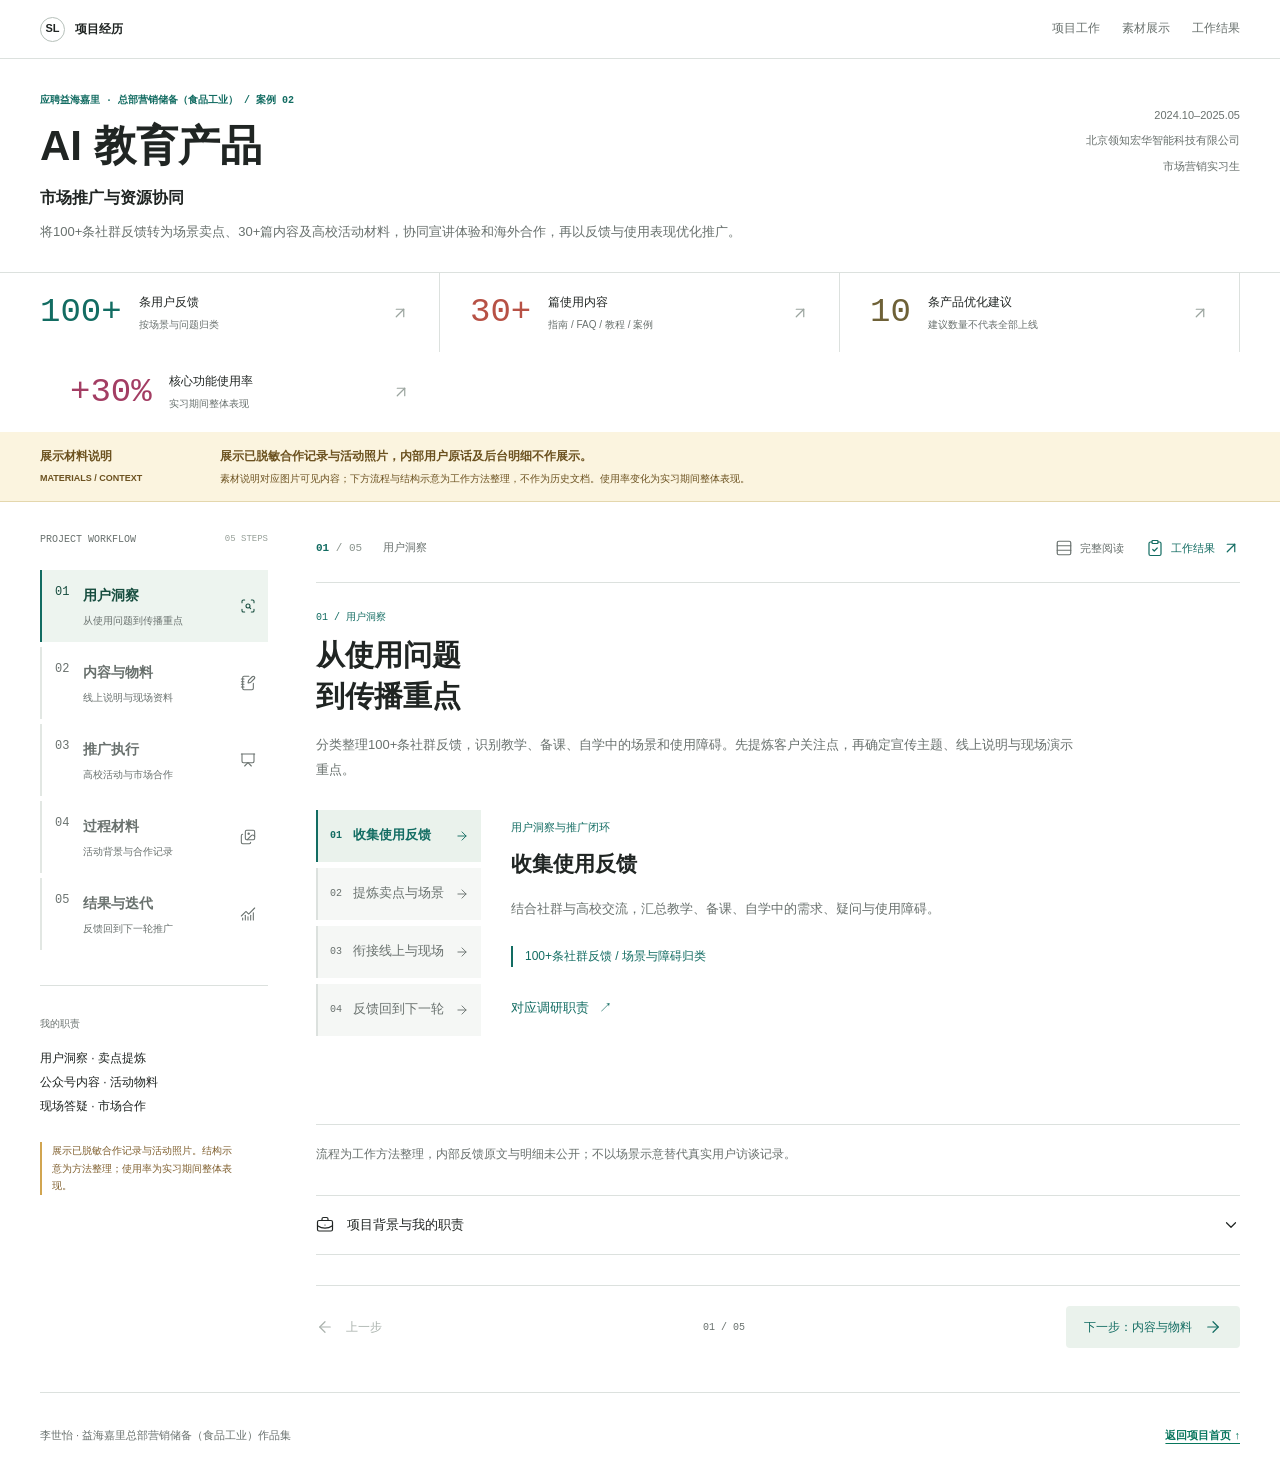
<file: docs/projects/ai-education-partnership/case_study.html>
<!doctype html>
<html lang="zh-CN">
<head>
  <meta charset="UTF-8">
  <meta name="viewport" content="width=device-width, initial-scale=1">
  <meta name="description" content="李世怡应聘益海嘉里总部营销储备（食品工业）：AI教育产品市场推广项目，将100+条社群反馈转为场景卖点、30+篇内容与活动材料，协同高校宣讲及东南亚合作，结合反馈和使用表现迭代推广。">
  <title>AI 教育产品市场推广与资源协同 | Shiyi Li</title>
  <style>
    :root {
      --ink: #202e2a; --forest: #163c32; --green: #08765d; --blue: #245bd0;
      --pink: #b23768; --gold: #996014; --yellow: #ffe083; --muted: #5c6c66;
      --line: #d8e1dc; --soft: #f3f6f4; --paper: #fff;
    }
    * { box-sizing: border-box; }
    html { scroll-behavior: smooth; scroll-padding-top: 88px; }
    body { margin: 0; color: var(--ink); background: var(--paper); font: 16px/1.75 Inter, -apple-system, BlinkMacSystemFont, "Segoe UI", "PingFang SC", "Microsoft YaHei", sans-serif; letter-spacing: 0; }
    h1, h2, h3, h4, p, figure { margin: 0; }
    h1, h2, h3, h4 { line-height: 1.4; letter-spacing: 0; text-wrap: balance; }
    p { overflow-wrap: anywhere; }
    a { color: inherit; text-underline-offset: 4px; }
    img { display: block; max-width: 100%; height: auto; }
    button { font: inherit; cursor: pointer; touch-action: manipulation; }
    button, a { -webkit-tap-highlight-color: transparent; }
    [hidden] { display: none !important; }
    :focus-visible { outline: 3px solid var(--pink); outline-offset: 5px; }
    .mono { font-family: "SFMono-Regular", Consolas, monospace; font-variant-numeric: tabular-nums; }
    .wrap { width: min(1180px, calc(100% - 64px)); margin-inline: auto; }
    .skip-link { position: fixed; z-index: 100; top: 8px; left: 12px; transform: translateY(-150%); padding: 8px 12px; background: #fff; }
    .skip-link:focus { transform: none; }
    .topbar { position: sticky; top: 0; z-index: 30; min-height: 64px; display: flex; align-items: center; justify-content: space-between; gap: 24px; padding: 0 max(32px, calc((100% - 1180px) / 2)); background: #163c32fa; color: #fff; border-bottom: 1px solid #ffffff26; }
    .brand { display: inline-flex; align-items: center; gap: 10px; text-decoration: none; font-size: 13px; font-weight: 700; white-space: nowrap; }
    .brand-mark { display: grid; place-items: center; width: 28px; height: 28px; border: 1px solid #ffffff80; border-radius: 50%; font-size: 11px; }
    .topnav { display: flex; gap: 22px; overflow: auto; scrollbar-width: none; }
    .topnav::-webkit-scrollbar { display: none; }
    .topnav a { display: inline-flex; align-items: center; flex-shrink: 0; min-height: 44px; color: #d1e2da; font-size: 12px; text-decoration: none; border-bottom: 2px solid transparent; }
    .topnav a:hover, .topnav a[aria-current="location"] { color: #fff; border-bottom-color: var(--yellow); }
    .topnav .privacy-link { color: var(--yellow); font-weight: 750; }
    .hero { position: relative; isolation: isolate; color: #fff; background: var(--forest); }
    .hero::before { content: ""; position: absolute; inset: 0; z-index: -1; background: linear-gradient(90deg, #102b24fa 0%, #102b24ec 43%, #102b2460 75%, #102b2438 100%), url("../../works/covers/ai-partnership.jpg") center / cover no-repeat; }
    .hero-inner { padding-block: 64px 54px; }
    .eyebrow { color: #ffdf8a; font-size: 11px; font-weight: 750; margin-bottom: 22px; }
    h1 { max-width: 790px; font-size: 56px; font-weight: 850; line-height: 1.22; }
    .hero-copy { max-width: 630px; margin-top: 25px; color: #e2eee7; font-size: 17px; line-height: 1.9; }
    .hero-meta { display: flex; flex-wrap: wrap; gap: 8px 24px; margin-top: 30px; color: #e0e9e3; font-size: 12px; }
    .hero-meta span { padding-left: 10px; border-left: 2px solid #ffdf8a; }
    .hero-foot { display: flex; justify-content: space-between; align-items: center; gap: 24px; margin-top: 38px; padding-top: 20px; border-top: 1px solid #ffffff40; }
    .hero-foot p { color: #d1e2da; font-size: 12px; }
    .hero-foot a { display: inline-flex; gap: 18px; align-items: center; min-height: 44px; color: #ffdf8a; font-size: 13px; font-weight: 700; text-decoration: none; }
    .confidential { background: var(--yellow); color: #362807; border-bottom: 1px solid #d9b759; scroll-margin-top: 0; }
    .confidential-inner { display: grid; grid-template-columns: 220px 1fr; gap: 40px; padding-block: 25px; align-items: center; }
    .confidential-label { display: block; font-size: 19px; line-height: 1.4; }
    .confidential-label small { display: block; margin-top: 7px; font-size: 10px; font-weight: 650; }
    .confidential-copy strong { display: block; font-size: 16px; }
    .confidential-copy p { margin-top: 5px; font-size: 12px; }
    .band { border-bottom: 1px solid var(--line); }
    .band.soft { background: var(--soft); }
    .section { padding-block: 76px; scroll-margin-top: 16px; }
    .section-head { display: grid; grid-template-columns: minmax(0, .85fr) minmax(0, 1.15fr); align-items: start; gap: 70px; margin-bottom: 36px; }
    .index { margin-bottom: 12px; color: var(--green); font-size: 11px; font-weight: 750; }
    h2 { font-size: 36px; font-weight: 800; }
    h3 { font-size: 21px; }
    .section-intro { padding-top: 3px; font-size: 15px; color: var(--muted); line-height: 1.95; }
    .section-intro p + p { margin-top: 12px; }
    .work-grid { display: grid; grid-template-columns: repeat(4, minmax(0, 1fr)); gap: 26px; }
    .work-item { --accent: var(--green); padding-top: 24px; border-top: 3px solid var(--accent); }
    .work-item:nth-child(2) { --accent: var(--blue); }
    .work-item:nth-child(3) { --accent: var(--pink); }
    .work-item:nth-child(4) { --accent: var(--gold); }
    .work-number { display: block; color: var(--accent); font: 42px/1.1 "SFMono-Regular", Consolas, monospace; margin-bottom: 19px; }
    .work-item p { margin-top: 12px; font-size: 13px; color: var(--muted); }
    .timeline { display: grid; grid-template-columns: repeat(4, minmax(0, 1fr)); gap: 22px; padding: 0; margin: 0; list-style: none; }
    .stage { --accent: var(--green); position: relative; min-width: 0; padding-top: 29px; }
    .stage:nth-child(2) { --accent: var(--blue); }
    .stage:nth-child(3) { --accent: var(--pink); }
    .stage:nth-child(4) { --accent: var(--gold); }
    .stage::before { content: ""; position: absolute; top: 0; left: 0; right: -22px; height: 3px; background: var(--accent); }
    .stage:last-child::before { right: 0; }
    .stage:not(:last-child)::after { content: "→"; position: absolute; top: -18px; right: -18px; color: var(--accent); background: var(--soft); font-size: 23px; padding-inline: 4px; }
    .stage-top { display: flex; align-items: center; justify-content: space-between; gap: 14px; color: var(--accent); }
    .stage-top strong { font: 48px/1 "SFMono-Regular", Consolas, monospace; }
    .stage-top span { font-size: 10px; font-weight: 750; }
    .stage h3 { font-size: 20px; margin-top: 22px; min-height: 57px; }
    .stage p { min-height: 80px; margin-top: 12px; color: var(--muted); font-size: 13px; }
    .stage-output { min-height: 88px; padding-block: 17px; margin-top: 16px; border-top: 1px solid var(--line); }
    .stage-output small { display: block; font-size: 10px; color: var(--muted); margin-bottom: 5px; }
    .stage-output strong { display: block; font-size: 12px; font-weight: 650; }
    .stage a { display: inline-flex; min-height: 44px; align-items: center; gap: 14px; font-size: 12px; color: var(--accent); text-decoration: none; border-bottom: 1px solid currentColor; }
    .stage a:hover { background: #e5ece8; }
    .collaboration-map { display: grid; grid-template-columns: minmax(0, .8fr) minmax(0, 1fr) minmax(0, 1.25fr); gap: 62px; align-items: center; padding-block: 24px; }
    .partner { position: relative; border-block: 2px solid var(--blue); padding-block: 27px; }
    .map-label { display: block; color: var(--blue); font-size: 10px; font-weight: 750; margin-bottom: 14px; }
    .partner h3 { font-size: 24px; }
    .partner p { color: var(--muted); font-size: 13px; margin-top: 12px; }
    .partner::after { content: "⇄"; position: absolute; right: -46px; top: 50%; transform: translateY(-50%); color: var(--green); font-size: 25px; }
    .my-role { position: relative; padding: 30px 26px; background: var(--forest); color: #fff; border-radius: 4px; }
    .my-role .map-label { color: #a7e6c8; }
    .my-role h3 { font-size: 25px; line-height: 1.5; }
    .my-role ul { list-style: none; margin: 22px 0 0; padding: 0; color: #d8e9df; font-size: 13px; }
    .my-role li { padding-block: 8px; border-top: 1px solid #ffffff2b; }
    .my-role::after { content: ""; position: absolute; width: 31px; height: 1px; right: -31px; top: 50%; background: #95aea0; }
    .teams { display: grid; gap: 12px; position: relative; }
    .teams::before { content: ""; position: absolute; left: -32px; top: 47px; bottom: 47px; border-left: 1px solid #95aea0; }
    .team { --accent: var(--blue); position: relative; display: grid; grid-template-columns: 35px 1fr; gap: 12px; min-height: 94px; align-items: center; padding: 15px 18px; background: var(--soft); border-left: 3px solid var(--accent); }
    .team:nth-child(2) { --accent: var(--green); }
    .team:nth-child(3) { --accent: var(--pink); }
    .team:nth-child(4) { --accent: var(--gold); }
    .team::before { content: ""; position: absolute; left: -32px; width: 29px; top: 50%; height: 1px; background: #95aea0; }
    .team > span { color: var(--accent); font-size: 12px; }
    .team h4 { font-size: 15px; }
    .team p { color: var(--muted); font-size: 12px; margin-top: 4px; }
    .map-note { margin-top: 22px; padding-top: 19px; border-top: 1px solid var(--line); color: var(--muted); font-size: 12px; }
    .followup-table { border-top: 2px solid var(--ink); }
    .followup-row { display: grid; grid-template-columns: .65fr 1.2fr 1.15fr; gap: 36px; align-items: baseline; padding: 23px 0; border-bottom: 1px solid var(--line); }
    .followup-row.header { padding-block: 12px; font-size: 11px; color: var(--muted); }
    .followup-row h3 { font-size: 16px; }
    .followup-row h3 span { font-size: 11px; color: var(--green); margin-right: 10px; }
    .followup-row p { font-size: 13px; color: var(--muted); }
    .followup-row p:last-child { color: var(--ink); }
    .followup-label { display: none; }
    .records { display: grid; grid-template-columns: repeat(3, minmax(0, 1fr)); gap: 30px; margin-top: 32px; }
    .record { padding-top: 16px; border-top: 3px solid var(--green); }
    .record:nth-child(2) { border-top-color: var(--blue); }
    .record:nth-child(3) { border-top-color: var(--pink); }
    .record h4 { font-size: 15px; }
    .record p { margin-top: 7px; font-size: 12px; color: var(--muted); }
    .evidence-notice { display: flex; align-items: baseline; gap: 24px; padding: 17px 22px; margin-bottom: 32px; color: #362807; background: var(--yellow); border-left: 4px solid #ae790b; }
    .evidence-notice strong { flex-shrink: 0; font-size: 14px; }
    .evidence-notice p { font-size: 12px; }
    .evidence-grid { display: grid; grid-template-columns: repeat(6, minmax(0, 1fr)); gap: 38px 26px; }
    .evidence { grid-column: span 2; min-width: 0; scroll-margin-top: 108px; }
    .evidence:nth-child(-n+2) { grid-column: span 3; }
    .evidence:target { outline: 3px solid var(--green); outline-offset: 10px; }
    .evidence-heading { display: flex; align-items: baseline; justify-content: space-between; gap: 12px; padding-bottom: 12px; }
    .evidence-heading span { font-size: 12px; color: var(--green); font-weight: 750; }
    .evidence-heading time { font-size: 11px; color: var(--muted); }
    .evidence-frame { display: block; position: relative; aspect-ratio: 4 / 3; overflow: hidden; background: #eef0ef; border: 1px solid var(--line); cursor: zoom-in; }
    .evidence:nth-child(-n+2) .evidence-frame { aspect-ratio: 1.9 / 1; }
    .evidence-frame img { width: 100%; height: 100%; object-fit: contain; }
    .evidence-frame:hover { outline: 3px solid var(--green); outline-offset: -3px; }
    .evidence figcaption { margin-top: 16px; padding-top: 15px; border-top: 1px solid var(--line); }
    .evidence figcaption strong { display: block; font-size: 16px; }
    .evidence figcaption p { font-size: 12px; color: var(--muted); margin-top: 7px; }
    .outcomes-band { color: #fff; background: var(--forest); }
    .outcomes-band .index { color: #a7e6c8; }
    .outcomes-band .section-intro { color: #d1e2d9; }
    .outcome-grid { display: grid; grid-template-columns: repeat(3, minmax(0, 1fr)); border-block: 1px solid #ffffff42; }
    .outcome { padding: 30px 28px; }
    .outcome:first-child { padding-left: 0; }
    .outcome + .outcome { border-left: 1px solid #ffffff42; }
    .outcome span { font-size: 10px; color: #ffdf8a; }
    .outcome h3 { font-size: 23px; margin-top: 26px; }
    .outcome p { font-size: 13px; margin-top: 12px; color: #d1e2d9; }
    .signing-evidence { width: min(820px, 100%); margin: 32px auto 0; }
    .signing-evidence .evidence-frame { aspect-ratio: 1188 / 573; border-color: #ffffff42; }
    .signing-evidence figcaption { padding-top: 14px; }
    .signing-evidence figcaption strong { font-size: 16px; }
    .signing-evidence figcaption p { margin-top: 4px; color: #d1e2d9; font-size: 13px; }
    .contribution { display: flex; gap: 26px; margin-top: 30px; align-items: baseline; }
    .contribution strong { flex-shrink: 0; color: #ffdf8a; font-size: 13px; }
    .contribution p { color: #d1e2d9; font-size: 13px; }
    .footer { padding-block: 26px; color: var(--muted); font-size: 11px; }
    .footer .wrap { display: flex; align-items: center; justify-content: space-between; gap: 20px; }
    .footer a { display: inline-flex; align-items: center; min-height: 44px; color: var(--green); font-weight: 700; }
    .lightbox { width: min(1320px, calc(100% - 40px)); max-width: none; height: min(920px, calc(100dvh - 40px)); max-height: none; margin: auto; padding: 0; border: 1px solid #ffffff4a; border-radius: 6px; background: #172a23; color: #fff; }
    .lightbox::backdrop { background: #081510e8; }
    .lightbox[open] { display: grid; grid-template-rows: auto auto minmax(0, 1fr) auto; }
    .lightbox-head { display: flex; align-items: center; justify-content: space-between; gap: 18px; padding: 12px 18px; }
    .lightbox-head h2 { font-size: 16px; }
    .icon-button { display: grid; place-items: center; width: 44px; height: 44px; flex-shrink: 0; padding: 0; border: 1px solid #ffffff55; border-radius: 4px; background: transparent; color: #fff; font-size: 25px; }
    .icon-button:hover:not(:disabled) { background: #ffffff20; }
    .icon-button:disabled { opacity: .3; cursor: default; }
    .lightbox-disclosure { padding: 8px 18px; color: #362807; background: var(--yellow); font-size: 12px; font-weight: 650; }
    .lightbox-visual { min-height: 0; display: grid; place-items: center; padding: 14px; }
    .lightbox-visual img { width: 100%; height: 100%; min-height: 0; object-fit: contain; }
    .lightbox-footer { display: grid; grid-template-columns: 44px minmax(0, 1fr) 44px; gap: 18px; align-items: center; padding: 12px 18px; border-top: 1px solid #ffffff30; }
    .lightbox-caption { min-width: 0; text-align: center; }
    .lightbox-caption p { color: #d1e2d9; font-size: 12px; }
    .lightbox-caption a { display: inline-flex; align-items: center; min-height: 32px; font-size: 11px; color: #ffdf8a; }
    @media (max-width: 1000px) {
      h1 { font-size: 48px; max-width: 720px; } h2 { font-size: 32px; }
      .topnav { gap: 16px; } .brand { font-size: 12px; }
      .section-head { gap: 36px; }
      .confidential-inner { grid-template-columns: 190px 1fr; gap: 26px; }
      .work-grid { gap: 22px; } .work-item h3 { font-size: 19px; }
      .timeline { gap: 18px; } .stage::before { right: -18px; }
      .stage h3 { font-size: 18px; min-height: 51px; } .stage p { min-height: 104px; }
      .collaboration-map { gap: 42px; } .partner::after { right: -34px; }
      .my-role { padding: 24px 20px; } .my-role h3 { font-size: 22px; }
      .my-role::after { right: -21px; width: 21px; } .teams::before { left: -22px; }
      .team { padding-inline: 14px; grid-template-columns: 24px 1fr; gap: 8px; }
      .team::before { width: 19px; left: -22px; }
      .evidence-grid { gap: 30px 22px; } .evidence { grid-column: span 3; }
      .outcome h3 { font-size: 21px; } .outcome { padding-inline: 20px; }
    }
    @media (max-width: 760px) {
      html { scroll-padding-top: 104px; }
      .wrap { width: calc(100% - 36px); }
      .topbar { flex-direction: column; align-items: stretch; gap: 0; padding: 12px 18px 0; }
      .brand { font-size: 12px; } .brand-mark { width: 24px; height: 24px; }
      .topnav { width: 100%; gap: 21px; } .topnav a { font-size: 11px; }
      .hero-inner { padding-block: 38px 28px; }
      .hero::before { background-image: linear-gradient(90deg, #102b24ef 0%, #102b24e0 50%, #102b2490 100%), url("../../works/covers/ai-partnership.jpg"); background-position: center, 62% center; }
      h1 { font-size: 34px; line-height: 1.3; }
      .eyebrow { font-size: 10px; margin-bottom: 16px; }
      .hero-copy { font-size: 14px; margin-top: 20px; }
      .hero-meta { margin-top: 20px; gap: 8px 18px; font-size: 10px; }
      .hero-foot { margin-top: 25px; padding-top: 12px; gap: 16px; }
      .hero-foot p { max-width: 190px; font-size: 10px; } .hero-foot a { font-size: 11px; gap: 8px; flex-shrink: 0; }
      .confidential-inner { grid-template-columns: 1fr; padding-block: 21px; gap: 12px; }
      .confidential-label { font-size: 18px; }
      .confidential-label small { display: none; }
      .confidential-copy strong { font-size: 14px; } .confidential-copy p { font-size: 11px; }
      .section { padding-block: 50px; }
      .section-head { grid-template-columns: 1fr; gap: 18px; margin-bottom: 28px; }
      .section-intro { font-size: 14px; } h2 { font-size: 29px; }
      .index { font-size: 10px; margin-bottom: 10px; }
      .work-grid { grid-template-columns: repeat(2, minmax(0, 1fr)); gap: 28px 24px; }
      .work-item { padding-top: 17px; } .work-number { font-size: 33px; margin-bottom: 12px; }
      .work-item h3 { font-size: 19px; } .work-item p { font-size: 12px; margin-top: 8px; }
      .timeline { grid-template-columns: 1fr; gap: 0; }
      .stage { padding: 0 0 30px 63px; margin-left: 9px; border-left: 2px solid var(--accent); }
      .stage:last-child { padding-bottom: 0; }
      .stage::before { display: none; }
      .stage:not(:last-child)::after { content: "↓"; left: -11px; right: auto; top: auto; bottom: 5px; padding: 0; font-size: 22px; }
      .stage-top strong { position: absolute; left: 15px; top: 3px; font-size: 25px; }
      .stage-top span { font-size: 10px; }
      .stage h3 { margin-top: 7px; font-size: 20px; min-height: 0; }
      .stage p { min-height: 0; margin-top: 10px; font-size: 13px; }
      .stage-output { min-height: 0; padding-block: 12px 0; margin-top: 12px; }
      .stage a { margin-top: 8px; font-size: 11px; }
      .collaboration-map { grid-template-columns: 1fr; gap: 38px; padding: 0; }
      .partner { padding-block: 19px; } .partner h3 { font-size: 23px; }
      .map-label { margin-bottom: 10px; }
      .partner::after { content: "↕"; top: auto; bottom: -36px; left: 28px; right: auto; transform: none; }
      .my-role { padding: 24px; } .my-role h3 { font-size: 24px; }
      .my-role h3 br { display: none; }
      .my-role ul { display: flex; flex-wrap: wrap; gap: 8px 22px; margin-top: 15px; }
      .my-role li { font-size: 12px; }
      .my-role::after { top: 100%; right: auto; left: 40px; width: 1px; height: 38px; }
      .teams { margin-left: 62px; }
      .teams::before { top: 0; left: -22px; bottom: 47px; }
      .team { grid-template-columns: 25px 1fr; min-height: 94px; padding: 15px 13px; }
      .team h4 { font-size: 14px; } .team p { font-size: 11px; }
      .map-note { margin-top: 25px; font-size: 11px; }
      .followup-row { grid-template-columns: 1fr; gap: 10px; padding-block: 22px; }
      .followup-row.header { display: none; }
      .followup-row p { display: grid; grid-template-columns: 68px 1fr; gap: 15px; font-size: 12px; }
      .followup-label { display: inline; color: var(--muted); font-size: 11px; }
      .records { grid-template-columns: 1fr; gap: 20px; }
      .record { display: grid; grid-template-columns: 100px 1fr; gap: 18px; }
      .record h4 { font-size: 14px; } .record p { margin: 0; }
      .evidence-notice { display: block; padding: 15px 17px; margin-bottom: 27px; }
      .evidence-notice p { margin-top: 6px; font-size: 11px; }
      .evidence-grid { grid-template-columns: 1fr; gap: 30px; }
      .evidence, .evidence:nth-child(-n+2) { grid-column: auto; }
      .evidence-heading { padding-bottom: 9px; }
      .evidence figcaption { margin-top: 12px; padding-top: 12px; }
      .outcome-grid { grid-template-columns: 1fr; }
      .outcome, .outcome:first-child { padding: 23px 0; }
      .outcome + .outcome { border-left: 0; border-top: 1px solid #ffffff42; }
      .outcome h3 { margin-top: 10px; font-size: 23px; } .outcome p { margin-top: 8px; }
      .contribution { display: block; margin-top: 25px; } .contribution p { margin-top: 10px; font-size: 12px; }
      .footer .wrap { flex-direction: column; align-items: flex-start; gap: 5px; }
      .lightbox { width: calc(100% - 16px); height: calc(100dvh - 24px); }
      .lightbox-head { padding: 10px 12px; gap: 12px; } .lightbox-head h2 { font-size: 14px; }
      .lightbox-disclosure { padding: 8px 12px; font-size: 11px; }
      .lightbox-visual { padding: 8px; }
      .lightbox-footer { gap: 10px; padding: 12px; } .lightbox-caption p { font-size: 11px; }
    }
    @media (prefers-reduced-motion: reduce) { html { scroll-behavior: auto; } }
  </style>
  <link rel="stylesheet" href="../ai-news-dashboard/case-study-workspace.css">
  <link rel="stylesheet" href="../project-workspace.css">
  <link rel="stylesheet" href="../market-workspace.css">
</head>
<body>
  <a class="skip-link" href="#overview">跳至项目内容</a>
  <header class="topbar">
    <a class="brand" href="../../index.html" aria-label="返回作品集首页"><span class="brand-mark">SL</span><span>Shiyi Li · Marketing Trainee</span></a>
    <nav class="topnav" aria-label="页面导航">
      <a href="#journey">用户洞察</a><a href="#followup">内容与物料</a><a href="#collaboration">推广执行</a><a href="#evidence">过程材料</a><a href="#outcome">结果与迭代</a><a class="privacy-link" href="#confidential">材料说明</a>
    </nav>
  </header>
  <main>
    <section class="hero" aria-labelledby="project-title">
      <div class="wrap hero-inner">
        <p class="eyebrow">应聘益海嘉里 · 总部营销储备（食品工业） / PROJECT 01</p>
        <h1 id="project-title">AI 教育产品<br>市场推广与资源协同</h1>
        <p class="hero-copy">将100+条社群反馈转为场景卖点、30+篇内容及高校活动材料，协同宣讲体验和海外合作，再以反馈与使用表现优化推广。</p>
        <div class="hero-meta"><span>2024.10–2025.05</span><span>北京领知宏华智能科技有限公司</span><span>市场营销实习生</span></div>
        <div class="hero-foot"><p>用户洞察 / 产品传播 / 高校活动 / 市场合作</p><a href="#journey">查看推广闭环 <span aria-hidden="true">↓</span></a></div>
      </div>
    </section>
    <aside class="confidential" id="confidential" aria-labelledby="confidential-title">
      <div class="wrap confidential-inner">
        <strong class="confidential-label" id="confidential-title">展示材料说明<small>MATERIALS / CONTEXT</small></strong>
        <div class="confidential-copy"><strong>展示已脱敏合作记录与活动照片，内部用户原话及后台明细不作展示。</strong><p>素材说明对应图片可见内容；下方流程与结构示意为工作方法整理，不作为历史文档。使用率变化为实习期间整体表现。</p></div>
      </div>
    </aside>

    <div class="band">
      <section class="wrap section" id="overview" aria-labelledby="overview-title">
        <div class="section-head">
          <div><p class="index">01 / 背景与职责</p><h2 id="overview-title">先理解需求<br>再组织产品传播</h2></div>
          <div class="section-intro"><p>高校用户在教学、备课和自学中的需求不同，推广内容既要讲清产品价值，也要解决首次使用中的疑问。</p><p>我参与海内外高校需求调研，将社群反馈转为宣传主题、场景卖点和活动材料，协同产品、业务团队执行宣讲体验；东南亚合作侧重需求、分工及签署交接。</p></div>
        </div>
        <div class="work-grid">
          <article class="work-item"><span class="work-number">01</span><h3>市场调研与洞察</h3><p>分类整理100+条社群反馈，分析海内外高校教学、备课、自学需求，提炼客户关注点。</p></article>
          <article class="work-item"><span class="work-number">02</span><h3>产品传播与沟通</h3><p>从0到1搭建产品公众号，输出30+篇指南、功能教程及场景案例，沉淀介绍材料与FAQ。</p></article>
          <article class="work-item"><span class="work-number">03</span><h3>活动与物料执行</h3><p>参与高校宣讲和体验，联动产品、业务团队准备演示、教师案例及FAQ，跟进流程与答疑。</p></article>
          <article class="work-item"><span class="work-number">04</span><h3>市场合作与复盘</h3><p>参与东南亚合作需求与分工整理，跟进协议签署及交接；活动反馈形成10条产品优化建议。</p></article>
        </div>
      </section>
    </div>

    <div class="band soft">
      <section class="wrap section" id="journey" aria-labelledby="journey-title">
        <div class="section-head">
          <div><p class="index">02 / 用户洞察</p><h2 id="journey-title">从使用问题<br>到传播重点</h2></div>
          <p class="section-intro">分类整理100+条社群反馈，识别教学、备课、自学中的场景和使用障碍。先提炼客户关注点，再确定宣传主题、线上说明与现场演示重点。</p>
        </div>
        <ol class="timeline" aria-label="四阶段用户洞察与推广闭环">
          <li class="stage"><div class="stage-top"><strong>01</strong><span>LISTEN</span></div><h3>收集使用反馈</h3><p>结合社群与高校交流，汇总教学、备课、自学中的需求、疑问与使用障碍。</p><div class="stage-output"><small>已有工作</small><strong>100+条社群反馈 / 场景与障碍归类</strong></div><a href="#overview">对应调研职责 <span aria-hidden="true">↗</span></a></li>
          <li class="stage"><div class="stage-top"><strong>02</strong><span>DEFINE</span></div><h3>提炼卖点与场景</h3><p>将高频需求对应到产品能力，提炼场景卖点和客户关注点，为宣传主题及推广活动调整提供依据。</p><div class="stage-output"><small>方法整理</small><strong>用户任务 → 产品能力 → 场景表达</strong></div><a href="#followup">查看内容结构 <span aria-hidden="true">↗</span></a></li>
          <li class="stage"><div class="stage-top"><strong>03</strong><span>COMMUNICATE</span></div><h3>衔接线上与现场</h3><p>整理公众号指南、功能教程和场景案例，联动产品、业务团队准备演示、教师案例及FAQ，支持宣讲体验。</p><div class="stage-output"><small>已有产出</small><strong>30+篇内容 / 宣讲与体验材料</strong></div><a href="#collaboration">查看活动执行 <span aria-hidden="true">↗</span></a></li>
          <li class="stage"><div class="stage-top"><strong>04</strong><span>ITERATE</span></div><h3>反馈回到下一轮</h3><p>结合使用表现及现场问题，补充FAQ与案例，将产品问题提交相关团队，再调整后续推广重点。</p><div class="stage-output"><small>已有工作</small><strong>10条产品优化建议 / 后续高校试点</strong></div><a href="#outcome">查看结果与迭代 <span aria-hidden="true">↗</span></a></li>
        </ol>
        <p class="map-note">流程为工作方法整理，内部反馈原文与明细未公开；不以场景示意替代真实用户访谈记录。</p>
      </section>
    </div>

    <div class="band soft">
      <section class="wrap section" id="followup" aria-labelledby="followup-title">
        <div class="section-head">
          <div><p class="index">03 / 内容与物料</p><h2 id="followup-title">同一批需求<br>形成不同沟通材料</h2></div>
          <p class="section-intro">从0到1搭建产品公众号，累计输出30+篇使用指南、功能教程及场景案例。将功能转为场景卖点，沉淀可复用介绍材料与FAQ，并协同产品、业务团队准备活动资料。</p>
        </div>
        <div class="followup-table" role="table" aria-label="内容类型与我的工作">
          <div class="followup-row header" role="row"><span role="columnheader">内容类型</span><span role="columnheader">回应的用户需求</span><span role="columnheader">我的工作与结构</span></div>
          <div class="followup-row" role="row"><h3 role="rowheader"><span class="mono">01</span>产品介绍与指南</h3><p role="cell"><span class="followup-label">用户需求</span><span>初次接触产品，希望了解适用任务及如何开始使用。</span></p><p role="cell"><span class="followup-label">我的工作</span><span>提炼产品卖点，按照场景、入口和首次操作组织公众号说明；支持产品演示准备。</span></p></div>
          <div class="followup-row" role="row"><h3 role="rowheader"><span class="mono">02</span>功能教程</h3><p role="cell"><span class="followup-label">用户需求</span><span>已有具体任务，需要知道输入要求、关键步骤及结果查看方式。</span></p><p role="cell"><span class="followup-label">我的工作</span><span>将操作拆成可理解的步骤，协同核对产品信息，使线上教程与现场演示保持一致。</span></p></div>
          <div class="followup-row" role="row"><h3 role="rowheader"><span class="mono">03</span>FAQ 与现场答疑</h3><p role="cell"><span class="followup-label">用户需求</span><span>重复出现的使用疑问，需要可查阅、已确认的说明。</span></p><p role="cell"><span class="followup-label">我的工作</span><span>归类高频问题，准备FAQ；现场负责答疑，待确认问题记录后交由相关团队核查。</span></p></div>
          <div class="followup-row" role="row"><h3 role="rowheader"><span class="mono">04</span>场景案例与课程材料</h3><p role="cell"><span class="followup-label">用户需求</span><span>希望理解功能如何用于教学、备课或自学，而不仅是知道功能名称。</span></p><p role="cell"><span class="followup-label">我的工作</span><span>输出场景内容，协同准备教师案例与课程材料，以任务、操作及结果串起产品价值。</span></p></div>
        </div>
        <div class="records" aria-label="内容与资料衔接">
          <article class="record"><h4>线上持续查阅</h4><p>公众号提供指南、功能教程与场景案例，帮助用户理解产品价值与使用方式；常见问题整理为FAQ。</p></article>
          <article class="record"><h4>线下演示与体验</h4><p>演示材料、教师案例及FAQ支持高校宣讲体验，现场记录客户关注点与使用障碍。</p></article>
          <article class="record"><h4>反馈补充内容</h4><p>将可通过说明解决的问题补入资料，需要产品改进的事项提交团队跟进。</p></article>
        </div>
        <p class="map-note">30+篇为公众号使用指南、功能教程及场景案例的合计；介绍材料与FAQ作为可复用推广资料整理。</p>
      </section>
    </div>

    <div class="band">
      <section class="wrap section" id="collaboration" aria-labelledby="collaboration-title">
        <div class="section-head">
          <div><p class="index">04 / 推广活动与市场合作</p><h2 id="collaboration-title">让内容准备<br>衔接现场与合作执行</h2></div>
          <p class="section-intro">高校推广包括宣讲、体验和答疑，东南亚合作需要确认当地需求及双方分工。我将需求与安排同步至对应团队，支持活动执行和合作项目交接。</p>
        </div>
        <div class="collaboration-map" aria-label="高校及海外合作需求通过活动与合作协调，连接产品、业务、高校及海外合作团队">
          <article class="partner"><span class="map-label">USERS / PARTNERS</span><h3>高校与海外合作方</h3><p>使用场景与活动需求<br>当地推广与合作安排</p></article>
          <article class="my-role"><span class="map-label">MY CONTRIBUTION / 我的工作</span><h3>材料准备<br>与执行跟进</h3><ul><li>活动流程与现场答疑</li><li>需求、反馈与分工同步</li><li>协议签署与项目交接跟进</li></ul></article>
          <div class="teams">
            <article class="team"><span class="mono">01</span><div><h4>高校对接与活动安排</h4><p>确认宣讲体验需求及流程，协调演示准备，负责现场答疑并记录师生反馈。</p></div></article>
            <article class="team"><span class="mono">02</span><div><h4>产品团队与资料核对</h4><p>协同准备产品演示、FAQ、教师案例及课程材料，核对功能说明并同步使用问题。</p></div></article>
            <article class="team"><span class="mono">03</span><div><h4>业务团队与执行协作</h4><p>同步宣传材料、活动分工与执行安排，将现场问题和后续待办交由对应团队跟进。</p></div></article>
            <article class="team"><span class="mono">04</span><div><h4>东南亚合作与项目交接</h4><p>协助明确合作需求与双方分工，跟进协议签署及交接，同步后续待办。</p></div></article>
          </div>
        </div>
        <div class="records" aria-label="活动执行环节">
          <article class="record"><h4>会前：需求与材料</h4><p>对接高校需求，安排活动流程，协同确认演示内容及答疑资料。</p></article>
          <article class="record"><h4>现场：演示与答疑</h4><p>配合产品宣讲和体验，负责使用答疑，记录师生关注点及使用障碍。</p></article>
          <article class="record"><h4>会后：反馈与改进</h4><p>整理活动反馈，提出10条产品优化建议；结合使用表现补充内容，支持后续高校试点与推广。</p></article>
        </div>
        <p class="map-note">合作协议是确认分工并推进交接的一环；最终合作条件、产品部署与协议审批由对应负责人确认。</p>
      </section>
    </div>

    <div class="band">
      <section class="wrap section" id="evidence" aria-labelledby="evidence-title">
        <div class="section-head">
          <div><p class="index">05 / 过程材料</p><h2 id="evidence-title">高校活动与<br>合作推进材料</h2></div>
          <p class="section-intro">高校交流照片与五份已脱敏合作记录呈现活动场景和合作沟通过程；内容产量、优化建议及使用表现按实习期口径汇总。</p>
        </div>
        <aside class="evidence-notice" aria-label="过程材料说明"><strong>过程材料</strong><p>展示活动场景与协作环节，个人职责对应材料准备、流程答疑、合作跟进和交接支持。</p></aside>
        <figure class="evidence" style="margin-bottom:36px" id="education-event"><div class="evidence-heading"><span class="mono">FIELD / UNIVERSITY</span><span>高校交流活动</span></div><a class="evidence-frame" href="../../works/covers/education-pilot.png" target="_blank" rel="noopener" aria-label="查看高校交流活动图片" title="查看图片"><img src="../../works/covers/education-pilot.png" alt="高校交流活动图片" loading="lazy"></a><figcaption><strong>高校宣讲与体验背景</strong><p>高校交流活动场景；我的参与包括推广材料准备、活动流程跟进和现场答疑。</p></figcaption></figure>
        <div class="evidence-grid">
          <figure class="evidence" id="evidence-01"><div class="evidence-heading"><span class="mono">RECORD 01</span><time datetime="2025-01-14">2025.01.14</time></div><a class="evidence-frame" href="./assets/evidence-latest-01.jpg" target="_blank" rel="noopener" aria-label="查看初步信息同步图片" title="查看图片"><img src="./assets/evidence-latest-01.jpg" alt="已脱敏的初步信息同步记录，2025年1月14日" loading="lazy" width="1710" height="844"></a><figcaption><strong>初步信息同步</strong><p>同步已有合作信息，整理需要进一步确认的问题。</p></figcaption></figure>
          <figure class="evidence" id="evidence-02"><div class="evidence-heading"><span class="mono">RECORD 02</span><time datetime="2025-01-15">2025.01.15</time></div><a class="evidence-frame" href="./assets/evidence-latest-02.jpg" target="_blank" rel="noopener" aria-label="查看方案反馈与内部讨论图片" title="查看图片"><img src="./assets/evidence-latest-02.jpg" alt="已脱敏的方案反馈与内部讨论记录，2025年1月15日" loading="lazy" width="1569" height="765"></a><figcaption><strong>方案反馈与内部讨论</strong><p>围绕合作方案同步意见，跟进内部反馈。</p></figcaption></figure>
          <figure class="evidence" id="evidence-03"><div class="evidence-heading"><span class="mono">RECORD 03</span><time datetime="2025-02-05">2025.02.05</time></div><a class="evidence-frame" href="./assets/evidence-latest-03.jpg" target="_blank" rel="noopener" aria-label="查看合作事项沟通图片" title="查看图片"><img src="./assets/evidence-latest-03.jpg" alt="已脱敏的合作事项沟通记录，2025年2月5日" loading="lazy" width="1692" height="1336"></a><figcaption><strong>合作事项沟通</strong><p>整理商讨结果，汇总市场与后续合作相关意见。</p></figcaption></figure>
          <figure class="evidence" id="evidence-04"><div class="evidence-heading"><span class="mono">RECORD 04</span><time datetime="2025-02-20">2025.02.20</time></div><a class="evidence-frame" href="./assets/evidence-latest-04.jpg" target="_blank" rel="noopener" aria-label="查看文件核对与流程跟进图片" title="查看图片"><img src="./assets/evidence-latest-04.jpg" alt="已脱敏的文件发送与信息同步记录，2025年2月20日" loading="lazy" width="1688" height="942"></a><figcaption><strong>文件核对与流程跟进</strong><p>发送合作文件，同步待整理的信息与相关问题；发送记录不作为签署证明。</p></figcaption></figure>
          <figure class="evidence" id="evidence-05"><div class="evidence-heading"><span class="mono">RECORD 05</span><time datetime="2025-02-28">2025.02.28</time></div><a class="evidence-frame" href="./assets/evidence-latest-05.jpg" target="_blank" rel="noopener" aria-label="查看文件整理与信息同步图片" title="查看图片"><img src="./assets/evidence-latest-05.jpg" alt="已脱敏的文件整理、发送与存档记录，2025年2月28日" loading="lazy" width="1706" height="1238"></a><figcaption><strong>文件整理与信息同步</strong><p>整理并发送相关文件，配合查阅与存档。</p></figcaption></figure>
        </div>
      </section>
    </div>

    <div class="band outcomes-band">
      <section class="wrap section" id="outcome" aria-labelledby="outcome-title">
        <div class="section-head"><div><p class="index">06 / 结果与迭代</p><h2 id="outcome-title">把推广反馈<br>带回内容和产品</h2></div><p class="section-intro">线上内容、现场体验和合作推进共同支持产品理解与后续推广。对结果保留具体口径，对问题区分内容补充、产品改进与合作交接。</p></div>
        <div class="outcome-grid">
          <article class="outcome"><span>01 / PRODUCT USAGE</span><h3>核心功能使用率提升30%</h3><p>为实习期间整体使用表现，不等同于新增用户增长、30个百分点或单一内容的独立效果。</p></article>
          <article class="outcome"><span>02 / FEEDBACK</span><h3>提出10条产品优化建议</h3><p>整理活动反馈，向产品团队提出10条优化建议，支持后续高校试点及市场推广。</p></article>
          <article class="outcome"><span>03 / MARKET COOPERATION</span><h3>推进合作签署与交接</h3><p>参与东南亚AI教育产品合作，协助明确需求与双方分工，跟进协议签署及交接。</p></article>
        </div>
        <figure class="signing-evidence">
          <a class="evidence-frame" href="./assets/06-signing.jpg" target="_blank" rel="noopener" aria-label="查看合作签约仪式现场图片" title="查看图片"><img src="./assets/06-signing.jpg" alt="已脱敏的合作签约仪式现场合影" loading="lazy" width="1188" height="573"></a>
          <figcaption><strong>合作签约仪式现场</strong><p>呈现团队合作项目的阶段性结果；个人参与内容为需求及分工整理、签署跟进和交接支持。</p></figcaption>
        </figure>
        <div class="contribution"><strong>下一轮推广</strong><p>社群与现场反馈 → 更新场景卖点、FAQ和教程 → 提交10条产品优化建议 → 支持后续高校试点与活动调整 → 结合反馈及使用数据继续复盘。</p></div>
        <div class="contribution"><strong>岗位关联</strong><p>对应益海嘉里总部营销储备的推广计划执行、活动组织及内外部资源协同：从需求识别到产品卖点、物料准备、现场执行，再用反馈调整推广。该方法可迁移至食品工业产品推广，结合新的产品知识与客户场景继续学习。</p></div>
        <div class="contribution"><strong>AI 与 SOP</strong><p>AI辅助整理反馈、内容提纲和执行清单，人工核对产品信息与发布内容。反馈分类、材料准备、现场答疑和会后跟进可沉淀为SOP及常用模板；此处展示工作方法与模板结构。</p></div>
      </section>
    </div>
  </main>
  <footer class="footer"><div class="wrap"><span>李世怡 · 益海嘉里总部营销储备（食品工业）作品集</span><a href="../../index.html">返回项目首页 ↑</a></div></footer>

  <dialog class="lightbox" aria-labelledby="lightbox-title" aria-describedby="lightbox-disclosure">
    <header class="lightbox-head"><h2 id="lightbox-title">项目材料</h2><button class="icon-button" id="lightbox-close" type="button" aria-label="关闭大图" title="关闭大图" autofocus>×</button></header>
    <p class="lightbox-disclosure" id="lightbox-disclosure">已脱敏材料 · 未公开信息因保密要求不作展示</p>
    <div class="lightbox-visual"><img alt="" hidden></div>
    <footer class="lightbox-footer"><button class="icon-button" id="lightbox-prev" type="button" aria-label="上一张材料" title="上一张材料">←</button><div class="lightbox-caption" aria-live="polite"><p id="lightbox-caption"></p><a id="lightbox-original" target="_blank" rel="noopener">打开原图 ↗</a></div><button class="icon-button" id="lightbox-next" type="button" aria-label="下一张材料" title="下一张材料">→</button></footer>
  </dialog>
  <script>
    const lightbox = document.querySelector('.lightbox');
    const links = [...document.querySelectorAll('.evidence-frame')];
    const preview = lightbox.querySelector('img');
    const previous = document.querySelector('#lightbox-prev');
    const next = document.querySelector('#lightbox-next');
    let activeIndex = 0;
    let opener = null;
    let previousOverflow = '';

    function showImage(index) {
      activeIndex = index;
      const link = links[index];
      const figure = link.closest('figure');
      preview.src = link.href;
      preview.alt = link.querySelector('img').alt;
      preview.hidden = false;
      document.querySelector('#lightbox-title').textContent = figure.querySelector('figcaption strong').textContent;
      const detail = figure.querySelector('time')?.textContent || figure.querySelector('figcaption p').textContent;
      document.querySelector('#lightbox-caption').textContent = `${String(index + 1).padStart(2, '0')} / ${String(links.length).padStart(2, '0')} · ${detail}`;
      document.querySelector('#lightbox-original').href = link.href;
      previous.disabled = index === 0;
      next.disabled = index === links.length - 1;
    }

    // Image links remain usable when dialog support or JavaScript is unavailable.
    if (typeof lightbox.showModal === 'function') {
      links.forEach((link, index) => link.addEventListener('click', (event) => {
        if (event.ctrlKey || event.metaKey || event.shiftKey || event.altKey) return;
        event.preventDefault();
        opener = link;
        previousOverflow = document.body.style.overflow;
        showImage(index);
        lightbox.showModal();
        document.body.style.overflow = 'hidden';
      }));
    }
    document.querySelector('#lightbox-close').addEventListener('click', () => lightbox.close());
    previous.addEventListener('click', () => { if (activeIndex > 0) showImage(activeIndex - 1); });
    next.addEventListener('click', () => { if (activeIndex < links.length - 1) showImage(activeIndex + 1); });
    lightbox.addEventListener('keydown', (event) => {
      if (event.key === 'Tab') {
        const controls = [...lightbox.querySelectorAll('button:not(:disabled), a[href]')];
        const first = controls[0];
        const last = controls[controls.length - 1];
        if (event.shiftKey && document.activeElement === first) { event.preventDefault(); last.focus(); }
        else if (!event.shiftKey && document.activeElement === last) { event.preventDefault(); first.focus(); }
      }
      if (event.key === 'ArrowLeft' && activeIndex > 0) { event.preventDefault(); showImage(activeIndex - 1); }
      if (event.key === 'ArrowRight' && activeIndex < links.length - 1) { event.preventDefault(); showImage(activeIndex + 1); }
    });
    lightbox.addEventListener('click', (event) => {
      const box = lightbox.getBoundingClientRect();
      if (event.target === lightbox && (event.clientX < box.left || event.clientX > box.right || event.clientY < box.top || event.clientY > box.bottom)) lightbox.close();
    });
    lightbox.addEventListener('close', () => {
      document.body.style.overflow = previousOverflow;
      preview.hidden = true;
      preview.removeAttribute('src');
      if (opener) opener.focus({ preventScroll: true });
    });
    if ('IntersectionObserver' in window) {
      const navLinks = [...document.querySelectorAll('.topnav a')];
      const observer = new IntersectionObserver((entries) => {
        const visible = entries.filter(entry => entry.isIntersecting).sort((a, b) => a.boundingClientRect.top - b.boundingClientRect.top)[0];
        if (!visible) return;
        navLinks.forEach(link => {
          if (link.hash === '#' + visible.target.id) link.setAttribute('aria-current', 'location');
          else link.removeAttribute('aria-current');
        });
      }, { rootMargin: '-110px 0px -55% 0px' });
      navLinks.forEach(link => { const target = document.querySelector(link.hash); if (target) observer.observe(target); });
    }
  </script>
  <script src="../ai-news-dashboard/lucide.min.js"></script>
  <script src="../project-workspace.js" data-project="partnership"></script>
</body>
</html>
</file>
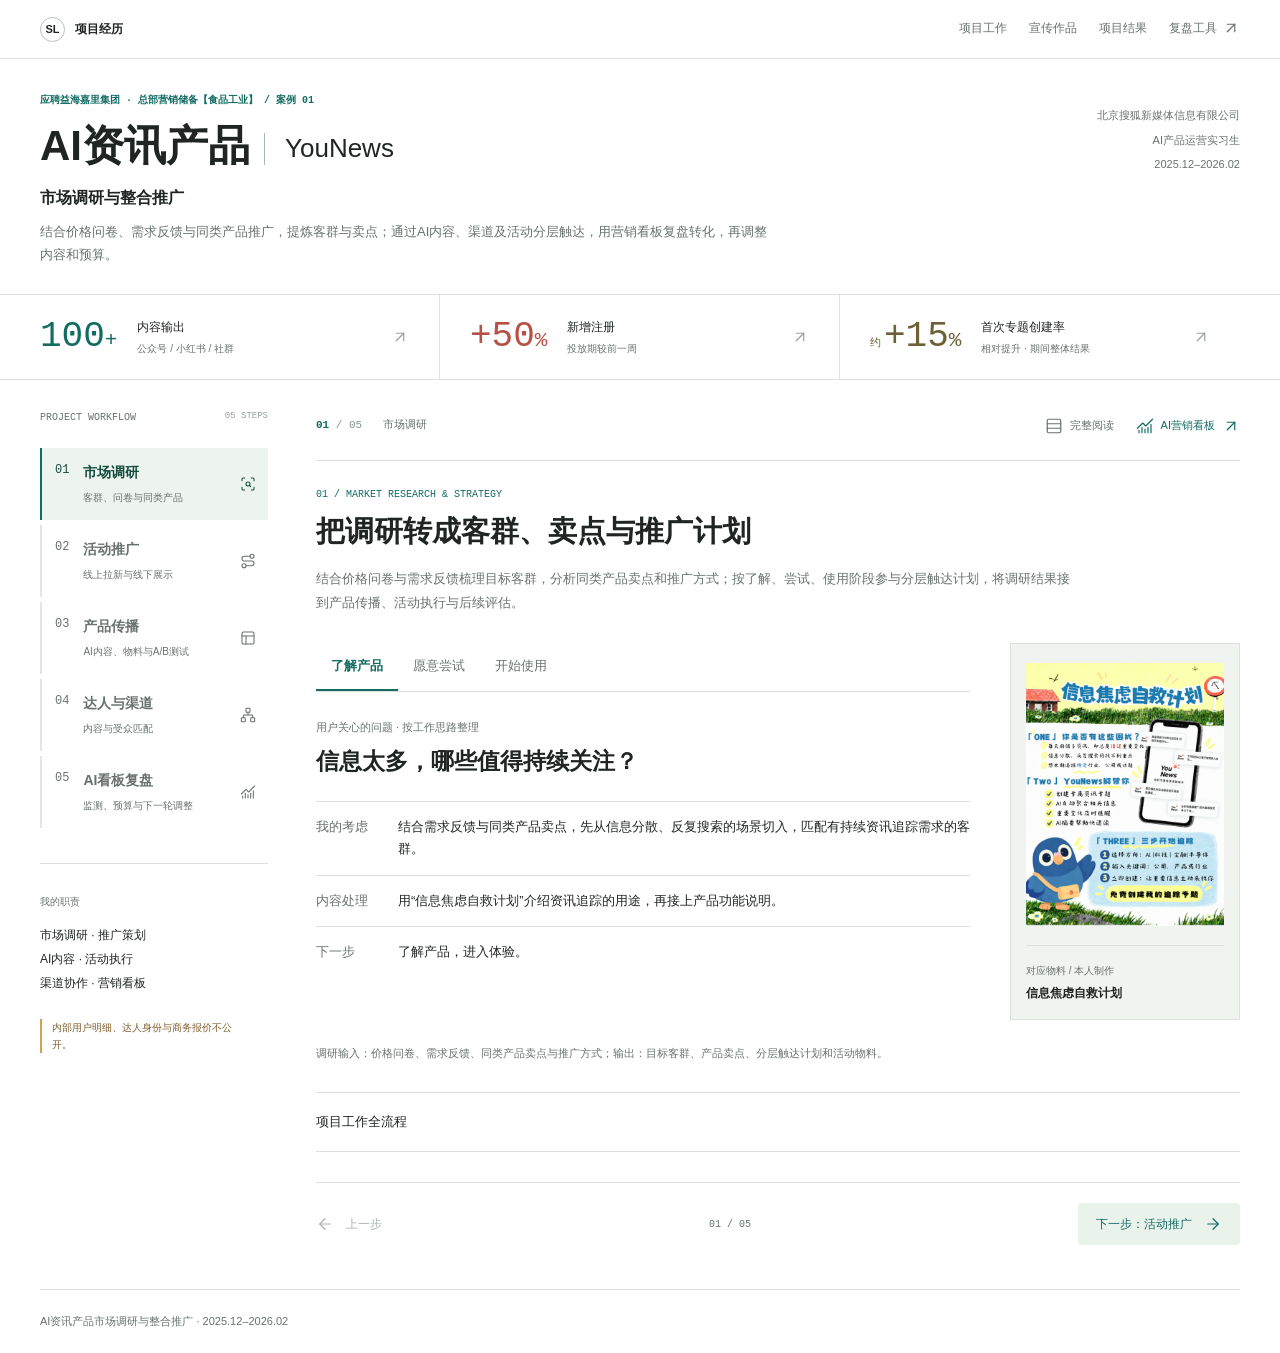
<file: docs/projects/ai-news-dashboard/case_study.html>
<!doctype html>
<html lang="zh-CN">
<head>
  <meta charset="utf-8">
  <meta name="viewport" content="width=device-width, initial-scale=1">
  <meta name="description" content="AI资讯产品市场调研与整合推广：结合价格问卷、需求反馈与同类产品推广提炼卖点，开展分层触达和活动推广，用AI内容与营销看板支持执行、效果评估及下一轮调整。">
  <title>AI资讯产品市场调研与整合推广 | 李世怡</title>
  <style>
    :root {
      --navy: #18242c; --navy-2: #21343d; --blue: #175bd4; --cyan: #087e79;
      --pink: #b63668; --green: #277c54; --orange: #d96c32; --gold: #f0c552;
      --ink: #18242c; --muted: #5e6978; --line: #dce2e8; --soft: #f4f6f8; --paper: #fff;
    }
    * { box-sizing: border-box; }
    html { scroll-behavior: smooth; scroll-padding-top: 88px; }
    body { margin: 0; color: var(--ink); background: #fff; font: 16px/1.7 Inter, -apple-system, BlinkMacSystemFont, "Segoe UI", "PingFang SC", "Microsoft YaHei", sans-serif; letter-spacing: 0; }
    h1, h2, h3, h4, p, figure { margin: 0; }
    h1, h2, h3, h4 { letter-spacing: 0; text-wrap: balance; }
    p { overflow-wrap: anywhere; }
    a { color: inherit; text-underline-offset: 4px; }
    img { display: block; width: 100%; height: auto; }
    [hidden] { display: none !important; }
    button { font: inherit; cursor: pointer; touch-action: manipulation; }
    button, a { -webkit-tap-highlight-color: transparent; }
    :focus-visible { outline: 3px solid var(--orange); outline-offset: 5px; }
    .mono { font-family: "SFMono-Regular", Consolas, monospace; font-variant-numeric: tabular-nums; }
    .skip-link { position: fixed; left: 12px; top: 8px; z-index: 100; transform: translateY(-160%); padding: 8px 12px; background: #fff; }
    .skip-link:focus { transform: none; }
    .report, .hero-inner, .metric-strip { width: min(1180px, calc(100% - 64px)); margin-inline: auto; }
    .site-nav { position: sticky; top: 0; z-index: 50; min-height: 64px; padding: 0 max(32px, calc((100% - 1180px) / 2)); display: flex; align-items: center; justify-content: space-between; gap: 24px; color: #fff; background: #18242cf7; border-bottom: 1px solid #ffffff25; backdrop-filter: blur(12px); }
    .nav-brand { display: inline-flex; gap: 10px; align-items: center; text-decoration: none; white-space: nowrap; font-size: 14px; font-weight: 750; }
    .brand-mark { display: grid; place-items: center; border: 1px solid #ffffff70; width: 28px; height: 28px; border-radius: 50%; font-size: 11px; }
    .nav-links { display: flex; align-items: center; gap: 22px; min-width: 0; overflow: auto; scrollbar-width: none; }
    .nav-links::-webkit-scrollbar { display: none; }
    .nav-links a { flex-shrink: 0; min-height: 44px; display: inline-flex; align-items: center; border-bottom: 2px solid transparent; text-decoration: none; color: #cad3d9; font-size: 12px; }
    .nav-links a:hover, .nav-links a.active { color: #fff; border-bottom-color: var(--gold); }
    .nav-links .nav-action { color: #f0d48b; }
    .hero { position: relative; isolation: isolate; overflow: hidden; min-height: 470px; display: flex; align-items: center; color: #fff; background: #18242c; }
    .hero::before { content: ""; position: absolute; inset: 0; z-index: -1; background: linear-gradient(90deg, #18242c 0%, #18242cee 46%, #18242c40 100%), url("event-materials/03-awareness.jpg") right 40% / auto 160% no-repeat; }
    .hero-inner { padding-block: 62px; }
    .eyebrow { color: #f0d48b; font-size: 12px; font-weight: 750; margin-bottom: 22px; }
    h1 { max-width: 950px; font-size: 60px; font-weight: 850; line-height: 1.2; }
    .hero-copy { max-width: 740px; margin-top: 24px; font-size: 18px; color: #e1e7eb; line-height: 1.85; }
    .hero-meta { display: flex; flex-wrap: wrap; gap: 8px 22px; margin-top: 28px; font-size: 12px; color: #ced8df; }
    .hero-meta span { border-left: 2px solid #f0c552; padding-left: 10px; }
    .snapshot { border-bottom: 1px solid var(--line); }
    .metric-strip { display: grid; grid-template-columns: repeat(4, minmax(0, 1fr)); }
    .metric { min-width: 0; padding: 27px 22px; border-right: 1px solid var(--line); }
    .metric:first-child { padding-left: 0; }
    .metric:last-child { border: 0; }
    .metric-label { display: block; font-size: 10px; color: var(--muted); font-weight: 700; }
    .metric strong { display: flex; align-items: center; min-height: 58px; font-size: 25px; line-height: 1.3; }
    .metric strong.mono { font-size: 46px; color: var(--blue); }
    .metric p { font-size: 11px; color: var(--muted); }
    .band { background: var(--paper); border-bottom: 1px solid var(--line); }
    .band.soft { background: var(--soft); }
    .band.dark { background: var(--navy); color: #fff; }
    .section { padding: 76px 0; scroll-margin-top: 16px; }
    .section-head { display: grid; grid-template-columns: minmax(0, .8fr) minmax(0, 1.2fr); gap: 64px; margin-bottom: 38px; align-items: start; }
    .kicker { color: var(--blue); font-size: 11px; font-weight: 750; margin-bottom: 14px; }
    h2 { font-size: 36px; line-height: 1.3; font-weight: 800; }
    h3 { font-size: 21px; line-height: 1.45; }
    h4 { font-size: 16px; line-height: 1.5; }
    .section-lead { font-size: 16px; color: var(--muted); line-height: 1.9; padding-top: 2px; }
    .dark .kicker { color: #77d9c9; }
    .dark .section-lead { color: #ccd7dd; }
    .work-route { display: grid; grid-template-columns: repeat(4, minmax(0, 1fr)); padding: 0; list-style: none; margin: 0; gap: 28px; }
    .work-route li { position: relative; padding: 24px 0 0; border-top: 3px solid var(--step-color); }
    .work-route li:not(:last-child)::after { content: "→"; position: absolute; right: -24px; top: -17px; background: #fff; padding-inline: 5px; color: var(--muted); font-size: 20px; }
    .route-number { display: block; margin-bottom: 14px; font: 48px/1 "SFMono-Regular", Consolas, monospace; color: var(--step-color); }
    .work-route h3 { margin-bottom: 12px; }
    .work-route p { min-height: 60px; color: var(--muted); font-size: 13px; }
    .route-output { display: block; margin-top: 20px; padding-top: 12px; border-top: 1px solid var(--line); color: var(--step-color); font-size: 12px; font-weight: 650; }
    .test-toolbar { display: flex; justify-content: space-between; gap: 16px; align-items: center; margin-bottom: 20px; flex-wrap: wrap; }
    .test-tabs { display: flex; width: 324px; padding: 4px; border: 1px solid #cbd4dc; border-radius: 6px; background: #fff; }
    .test-tabs button { flex: 1; min-width: 0; min-height: 40px; padding: 7px; border: 0; border-radius: 3px; background: transparent; color: var(--muted); font-size: 13px; white-space: nowrap; }
    .test-tabs button[aria-selected="true"] { color: #fff; background: var(--navy); }
    .test-tabs button:hover:not([aria-selected="true"]) { background: var(--soft); }
    .evidence-label { color: #76542b; font-size: 12px; }
    #test-panel { outline-offset: 7px; }
    .test-pair { display: grid; grid-template-columns: repeat(2, minmax(0, 1fr)); gap: 24px; }
    .test-version { --test-accent: var(--blue); overflow: hidden; padding: 26px; border: 1px solid var(--line); border-top: 4px solid var(--test-accent); background: #fff; border-radius: 6px; min-width: 0; }
    .version-b { --test-accent: var(--cyan); }
    .test-version header { display: flex; align-items: center; gap: 16px; }
    .version-letter { color: var(--test-accent); font: 54px/1 "SFMono-Regular", Consolas, monospace; }
    .version-caption { font-size: 11px; color: var(--muted); }
    .test-version h3 { font-size: 19px; }
    .test-creative { min-height: 194px; margin-top: 24px; padding: 22px 0; border-top: 1px solid var(--line); border-bottom: 1px solid var(--line); }
    .creative-label { display: block; font-size: 10px; color: var(--muted); margin-bottom: 22px; }
    .test-creative > p { font-size: 26px; line-height: 1.5; max-width: 470px; font-weight: 700; color: var(--test-accent); text-wrap: balance; }
    .version-note { min-height: 42px; margin-top: 18px; color: var(--muted); font-size: 12px; }
    .cover-example { height: 140px; object-fit: contain; object-position: left; margin-top: 16px; }
    .cover-mode .test-creative { min-height: 360px; }
    .comparison-criteria { display: grid; grid-template-columns: .8fr 1.05fr 1.15fr; margin-top: 22px; gap: 28px; }
    .comparison-criteria > div { padding-top: 15px; border-top: 1px solid #cdd5dd; min-width: 0; }
    .comparison-criteria span { display: block; color: var(--muted); font-size: 11px; margin-bottom: 6px; }
    .comparison-criteria strong { display: block; font-size: 13px; font-weight: 600; }
    .provenance { font-size: 11px; color: var(--muted); margin-top: 24px; }
    .channel-map { display: grid; grid-template-columns: minmax(0, .8fr) minmax(0, 1.4fr) minmax(0, .8fr); align-items: center; gap: 52px; padding: 32px 0; }
    .map-label { display: block; font-size: 11px; margin-bottom: 15px; }
    .channel-source, .channel-destination { border-block: 3px solid var(--blue); padding: 28px 0; }
    .channel-source p, .channel-destination p, .review-center p { margin-top: 12px; font-size: 12px; color: var(--muted); }
    .channel-source .map-label { color: var(--blue); }
    .channel-destination { border-color: var(--cyan); }
    .channel-destination .map-label { color: var(--cyan); }
    .channel-lanes { display: grid; gap: 14px; position: relative; }
    .channel-lanes::before, .channel-lanes::after { content: ""; position: absolute; top: 24px; bottom: 24px; width: 25px; border: 1px solid #b4c3d0; }
    .channel-lanes::before { left: -26px; border-right: 0; }
    .channel-lanes::after { right: -26px; border-left: 0; }
    .channel-lane { --lane-color: var(--blue); padding: 19px 22px; border-left: 4px solid var(--lane-color); background: var(--soft); }
    .channel-lane:nth-child(2) { --lane-color: var(--pink); }
    .channel-lane:nth-child(3) { --lane-color: var(--cyan); }
    .channel-lane strong { display: block; font-size: 16px; color: var(--lane-color); }
    .channel-lane span { display: block; font-size: 12px; color: var(--muted); margin-top: 5px; }
    .subsection-heading { display: flex; align-items: baseline; justify-content: space-between; flex-wrap: wrap; gap: 10px 24px; margin: 48px 0 24px; }
    .subsection-heading span { font-size: 11px; color: var(--muted); }
    .creator-route { display: grid; grid-template-columns: repeat(4, minmax(0, 1fr)); gap: 24px; padding: 0; margin: 0; list-style: none; }
    .creator-route li { display: flex; gap: 12px; border-top: 1px solid var(--line); padding-top: 22px; }
    .creator-route li > span { color: var(--blue); font: 13px/24px "SFMono-Regular", Consolas, monospace; }
    .creator-route p { color: var(--muted); font-size: 12px; margin-top: 9px; }
    .field-evidence { display: grid; grid-template-columns: minmax(0, 2fr) minmax(0, 1fr); gap: 28px; align-items: start; }
    .event-visual { background: #e5e9ed; overflow: hidden; }
    .event-visual img { width: 100%; height: 420px; object-fit: contain; }
    .event-evidence figcaption, .campaign-material figcaption { display: grid; grid-template-columns: 26px 1fr; gap: 10px; margin-top: 15px; padding-top: 14px; border-top: 1px solid #cdd5dd; }
    figcaption b { color: var(--blue); font-size: 11px; }
    figcaption strong { display: block; font-size: 14px; }
    figcaption span { display: block; font-size: 12px; color: var(--muted); margin-top: 4px; }
    .journey-materials { margin-top: 48px; padding-top: 32px; border-top: 1px solid #cdd5dd; scroll-margin-top: 120px; }
    .materials-credit { margin-top: 12px; color: #111; font-size: 14px; font-weight: 700; }
    .materials-intro { max-width: 820px; margin-top: 12px; color: var(--muted); font-size: 14px; }
    .material-group { margin-top: 32px; }
    .material-group + .material-group { margin-top: 38px; padding-top: 28px; border-top: 1px solid #cdd5dd; }
    .material-group-head { display: flex; align-items: baseline; gap: 12px; margin-bottom: 22px; }
    .material-group-head > span { color: var(--cyan); font: 12px/1.5 "SFMono-Regular", Consolas, monospace; }
    .material-group-head h4 { font-size: 18px; }
    .journey-material-grid { display: grid; grid-template-columns: repeat(4, minmax(0, 1fr)); gap: 22px; }
    .campaign-material { min-width: 0; }
    .campaign-material-visual { width: 100%; max-width: 210px; height: 260px; margin-inline: auto; }
    .campaign-material-visual img { height: 100%; object-fit: contain; }
    .campaign-material figcaption { grid-template-columns: 22px minmax(0, 1fr); gap: 8px; }
    .campaign-material figcaption span { font-size: 13px; line-height: 1.75; }
    .event-visual a, .campaign-material-visual a { display: block; height: 100%; }
    .event-visual a:hover, .campaign-material-visual a:hover { outline: 3px solid var(--cyan); outline-offset: -3px; }
    .campaign-material-visual a { cursor: zoom-in; }
    .material-lightbox { width: min(880px, calc(100% - 32px)); max-height: calc(100dvh - 32px); padding: 0; border: 0; border-radius: 6px; background: #fff; color: var(--ink); overflow: hidden; }
    .material-lightbox::backdrop { background: #101a24c7; }
    .material-lightbox header { display: flex; align-items: center; justify-content: space-between; gap: 16px; min-height: 64px; padding: 10px 16px 10px 24px; border-bottom: 1px solid var(--line); }
    .material-lightbox h2 { font-size: 16px; line-height: 1.5; }
    .material-close { flex: 0 0 44px; width: 44px; height: 44px; display: grid; place-items: center; padding: 0; border: 0; border-radius: 4px; background: var(--soft); color: var(--ink); font-size: 28px; line-height: 1; }
    .material-close:hover { background: #e5e9ed; }
    .material-lightbox-body { max-height: calc(100dvh - 112px); overflow: auto; padding: 16px; }
    .material-lightbox-body img { width: auto; max-width: 100%; max-height: calc(100dvh - 144px); margin-inline: auto; object-fit: contain; }
    .review-map { display: grid; grid-template-columns: minmax(0, 1fr) minmax(0, 1.2fr) minmax(0, 1fr); align-items: center; gap: 52px; padding: 32px 0; }
    .review-inputs, .review-outputs { display: grid; gap: 16px; }
    .review-inputs > div, .review-outputs > div { position: relative; padding: 18px; background: var(--soft); border-left: 3px solid var(--blue); }
    .review-inputs > div::after { content: "→"; position: absolute; right: -35px; top: 50%; transform: translateY(-50%); color: #80909d; }
    .review-outputs > div { border-left-color: var(--cyan); }
    .review-outputs > div::before { content: "→"; position: absolute; left: -36px; top: 50%; transform: translateY(-50%); color: #80909d; }
    .review-inputs span, .review-outputs span { font-size: 14px; font-weight: 650; }
    .review-inputs p, .review-outputs p { margin-top: 6px; font-size: 12px; color: var(--muted); }
    .review-center { background: var(--navy); color: #fff; padding: 35px 28px; }
    .review-center .map-label { color: #f0d48b; }
    .review-center h3 { font-size: 23px; }
    .review-center p { color: #d2dce2; }
    .measurement-flow { display: grid; grid-template-columns: repeat(3, minmax(0, 1fr)); gap: 26px; }
    .measurement-flow > div { position: relative; padding: 20px 0; border-block: 1px solid var(--line); }
    .measurement-flow > div:not(:last-child)::after { content: "→"; position: absolute; right: -21px; top: 43%; color: var(--blue); }
    .measurement-number { display: block; color: var(--blue); font-size: 12px; margin-bottom: 12px; }
    .measurement-flow p { margin-top: 8px; font-size: 12px; color: var(--muted); }
    .feedback-rows > div { display: grid; grid-template-columns: 1fr 1.5fr 80px; gap: 26px; padding: 19px 0; border-top: 1px solid var(--line); align-items: baseline; }
    .feedback-rows > div:last-child { border-bottom: 1px solid var(--line); }
    .feedback-rows span { font-size: 14px; font-weight: 650; }
    .feedback-rows p { color: var(--muted); font-size: 13px; }
    .feedback-rows strong { font-size: 12px; color: var(--cyan); font-weight: 650; text-align: right; }
    .dashboard-shot { display: block; background: #fff; border: 1px solid #ffffff40; border-radius: 6px; overflow: hidden; }
    .dashboard-shot img { max-height: 640px; object-fit: contain; }
    .demo-footer { display: flex; justify-content: space-between; align-items: center; gap: 18px; margin-top: 22px; flex-wrap: wrap; }
    .demo-footer > span { font-size: 12px; color: #c5d2d8; }
    .primary-link { display: inline-flex; align-items: center; gap: 16px; min-height: 44px; padding: 9px 16px; border: 1px solid #8bccc2; border-radius: 4px; color: #fff; text-decoration: none; font-size: 13px; }
    .primary-link:hover { color: var(--navy); background: #8bccc2; }
    .outcome-summary { display: grid; grid-template-columns: 1fr 1.4fr; gap: 60px; padding: 32px 0; border-block: 1px solid var(--line); }
    .outcome-count strong { display: block; font-size: 112px; color: var(--blue); line-height: 1.2; }
    .outcome-count strong span { color: var(--cyan); }
    .outcome-count p { font-size: 13px; color: var(--muted); margin-top: 12px; }
    .outcome-list { padding: 0; margin: 0; list-style: none; }
    .outcome-list li { display: grid; grid-template-columns: 110px 1fr; gap: 20px; padding: 17px 0; border-bottom: 1px solid var(--line); }
    .outcome-list li:last-child { border: 0; }
    .outcome-list span { font-size: 14px; font-weight: 650; }
    .outcome-list p { font-size: 13px; color: var(--muted); }
    .disclosure { margin-top: 30px; font-size: 12px; color: var(--muted); max-width: 950px; }
    .back-link { display: inline-flex; gap: 20px; align-items: center; margin-top: 26px; min-height: 44px; font-size: 13px; color: var(--blue); }
    .footer { padding-block: 26px; font-size: 11px; color: var(--muted); }

    @media (max-width: 1000px) {
      h1 { font-size: 48px; } h2 { font-size: 32px; }
      .section-head { gap: 36px; }
      .nav-links { gap: 16px; }
      .metric { padding-inline: 16px; } .metric strong { font-size: 20px; }
      .channel-map, .review-map { gap: 35px; }
      .channel-lanes::before { width: 17px; left: -18px; }
      .channel-lanes::after { width: 17px; right: -18px; }
      .review-inputs > div::after { right: -24px; } .review-outputs > div::before { left: -26px; }
      .review-center { padding: 28px 20px; } .review-center h3 { font-size: 19px; }
      .event-visual img { height: 300px; }
      .journey-material-grid { grid-template-columns: repeat(2, minmax(0, 1fr)); gap: 28px; }
      .test-creative > p { font-size: 23px; } .test-creative { min-height: 215px; }
      .outcome-summary { gap: 32px; } .outcome-count strong { font-size: 86px; }
    }
    @media (max-width: 720px) {
      html { scroll-padding-top: 108px; }
      .report, .hero-inner, .metric-strip { width: calc(100% - 36px); }
      .site-nav { flex-direction: column; align-items: stretch; gap: 0; padding: 12px 18px 0; }
      .nav-brand { font-size: 12px; } .brand-mark { width: 24px; height: 24px; }
      .nav-links { width: 100%; gap: 22px; } .nav-links a { min-height: 44px; font-size: 11px; }
      .hero { min-height: 430px; } .hero-inner { padding-block: 40px; }
      .hero::before { opacity: .8; background-position: center, 85% 40%; }
      h1 { font-size: 34px; line-height: 1.3; } .hero-copy { font-size: 15px; margin-top: 20px; }
      .eyebrow { font-size: 10px; margin-bottom: 16px; }
      .hero-meta { gap: 8px 16px; margin-top: 22px; font-size: 10px; }
      .metric-strip { grid-template-columns: repeat(2, minmax(0, 1fr)); }
      .metric, .metric:first-child { padding: 20px 14px; }
      .metric:nth-child(2) { border-right: 0; }
      .metric:nth-child(n+3) { border-top: 1px solid var(--line); }
      .metric:nth-child(3) { padding-left: 14px; }
      .metric-label { font-size: 9px; } .metric strong { font-size: 21px; min-height: 51px; }
      .metric strong.mono { font-size: 39px; } .metric p { font-size: 10px; }
      .section { padding-block: 50px; }
      .section-head { grid-template-columns: 1fr; gap: 18px; margin-bottom: 28px; }
      .section-lead { font-size: 14px; } h2 { font-size: 29px; } h3 { font-size: 19px; }
      .kicker { font-size: 10px; margin-bottom: 10px; }
      .work-route { grid-template-columns: 1fr; gap: 0; }
      .work-route li { padding: 24px 0 24px 60px; border-top: 0; border-left: 2px solid var(--step-color); margin-left: 12px; }
      .work-route li:not(:last-child)::after { content: "↓"; top: auto; right: auto; left: -11px; bottom: -12px; z-index: 1; }
      .route-number { position: absolute; left: 17px; top: 28px; font-size: 22px; }
      .work-route p { min-height: 0; font-size: 13px; } .work-route p br { display: none; }
      .work-route h3 { margin-bottom: 6px; } .route-output { margin-top: 12px; padding-top: 8px; }
      .test-tabs { width: 100%; } .test-toolbar { gap: 10px; }
      .test-pair { gap: 14px; } .test-version { padding: 15px 12px; }
      .test-version header { gap: 9px; } .version-letter { font-size: 34px; }
      .test-version h3 { font-size: 14px; } .version-caption { font-size: 10px; }
      .test-creative { min-height: 235px; padding-block: 16px; margin-top: 16px; }
      .creative-label { font-size: 9px; margin-bottom: 15px; }
      .test-creative > p { font-size: 18px; } .version-note { min-height: 57px; font-size: 11px; margin-top: 12px; }
      .cover-mode .test-creative { min-height: 350px; } .cover-example { height: 135px; }
      .comparison-criteria { grid-template-columns: 1fr; gap: 13px; margin-top: 18px; }
      .comparison-criteria > div { display: grid; grid-template-columns: 76px 1fr; gap: 12px; padding-top: 12px; }
      .comparison-criteria strong { font-size: 12px; }
      .provenance { font-size: 10px; margin-top: 18px; }
      .channel-map { grid-template-columns: 1fr; gap: 22px; padding: 0; }
      .channel-source, .channel-destination { padding: 20px 0; }
      .channel-source h3 br, .channel-source p br, .channel-destination h3 br, .channel-destination p br { display: none; }
      .channel-source { border-bottom: 0; } .channel-destination { border-top: 0; }
      .channel-lanes { margin-left: 18px; } .channel-lanes::before { width: 18px; left: -19px; }
      .channel-lanes::after { display: none; }
      .creator-route { grid-template-columns: repeat(2, minmax(0, 1fr)); gap: 20px; }
      .creator-route h4 { font-size: 14px; } .creator-route p { font-size: 11px; }
      .subsection-heading { margin-top: 34px; }
      .field-evidence { grid-template-columns: 1fr; gap: 28px; }
      .event-visual img { height: auto; max-height: 490px; object-fit: contain; }
      .journey-material-grid { gap: 24px 14px; }
      .journey-materials { margin-top: 36px; padding-top: 26px; }
      .material-group-head { gap: 9px; margin-bottom: 18px; }
      .material-group-head h4 { font-size: 16px; }
      .campaign-material-visual { max-width: 180px; height: 214px; }
      .campaign-material figcaption { display: block; margin-top: 12px; padding-top: 12px; }
      .campaign-material figcaption b { display: none; }
      .campaign-material figcaption span { font-size: 12px; }
      .material-lightbox header { padding-left: 16px; }
      figcaption strong { font-size: 13px; } figcaption span { font-size: 11px; }
      .review-map { grid-template-columns: 1fr; gap: 30px; padding: 0; }
      .review-inputs { gap: 10px; }
      .review-inputs > div::after, .review-outputs > div::before { display: none; }
      .review-center { position: relative; padding: 25px; }
      .review-center::before, .review-center::after { position: absolute; content: "↓"; color: var(--cyan); left: calc(50% - 6px); }
      .review-center::before { top: -30px; } .review-center::after { bottom: -30px; }
      .review-center h3 { font-size: 23px; }
      .review-outputs { grid-template-columns: repeat(2, minmax(0, 1fr)); gap: 14px; }
      .review-outputs > div { padding: 15px 12px; }
      .measurement-flow { grid-template-columns: 1fr; gap: 16px; }
      .measurement-flow > div { padding-left: 48px; }
      .measurement-number { position: absolute; left: 6px; top: 22px; }
      .measurement-flow > div:not(:last-child)::after { content: "↓"; right: auto; left: 10px; top: auto; bottom: -21px; background: #fff; z-index: 1; }
      .feedback-rows > div { grid-template-columns: minmax(0, 1fr) 54px; gap: 6px 14px; }
      .feedback-rows p { grid-column: 1; grid-row: 2; font-size: 12px; }
      .feedback-rows strong { grid-column: 2; grid-row: 1 / 3; align-self: center; }
      .demo-footer > span { font-size: 11px; }
      .outcome-summary { grid-template-columns: 1fr; gap: 26px; }
      .outcome-count strong { font-size: 92px; } .outcome-list li { grid-template-columns: 90px 1fr; gap: 14px; }
      .outcome-list p { font-size: 12px; } .outcome-list span { font-size: 13px; }
      .disclosure { font-size: 11px; }
    }
    @media (max-width: 360px) {
      h1 { font-size: 30px; }
      .test-pair { grid-template-columns: 1fr; }
      .test-creative { min-height: 155px; }
      .version-note { min-height: 0; }
      .cover-mode .test-creative { min-height: 295px; }
    }
    @media (prefers-reduced-motion: reduce) { html { scroll-behavior: auto; } }
  </style>
  <link rel="stylesheet" href="case-study-analysis.css">
  <link rel="stylesheet" href="case-study-workspace.css">
  <link rel="stylesheet" href="../market-workspace.css">
</head>
<body>
  <a class="skip-link" href="#overview">跳到项目内容</a>
  <nav class="site-nav" aria-label="项目导航">
    <a class="nav-brand" href="../../"><span class="brand-mark">SL</span><span>项目经历</span></a>
    <div class="nav-links">
      <a href="#overview">概览</a>
      <a href="#campaigns">活动</a>
      <a href="#channels">渠道</a>
      <a href="#content-test">A/B测试</a>
      <a href="#research">复盘</a>
      <a href="#results">结果</a>
      <a class="nav-action" href="operations_dashboard.html">复盘工具</a>
    </div>
  </nav>

  <header class="hero">
    <div class="hero-inner">
      <p class="eyebrow">应聘益海嘉里集团 · 总部营销储备【食品工业】 / 案例 01</p>
      <h1>AI资讯产品<br>市场调研与整合推广</h1>
      <p class="hero-copy">结合价格问卷、需求反馈与同类产品推广，提炼客群与卖点；通过AI内容、渠道及活动分层触达，用营销看板复盘转化，再调整内容和预算。</p>
      <div class="hero-meta"><span>北京搜狐新媒体信息有限公司</span><span>AI产品运营实习生</span><span>2025.12–2026.02</span></div>
    </div>
  </header>

  <div class="snapshot" aria-label="项目工作概览">
    <div class="metric-strip">
      <div class="metric"><span class="metric-label">CONTENT / 内容制作</span><strong class="mono">100+</strong><p>累计输出公众号、小红书及社群内容</p></div>
      <div class="metric"><span class="metric-label">CAMPAIGNS / 线上拉新</span><strong>协助策划</strong><p>线上拉新、宣传物料与渠道分发</p></div>
      <div class="metric"><span class="metric-label">EVENTS / 线下活动</span><strong>宣传与执行</strong><p>参与科技活动准备、产品推广与现场交流</p></div>
      <div class="metric"><span class="metric-label">REVIEW / 数据复盘</span><strong>看板与反馈</strong><p>内容表现、注册及首次专题创建</p></div>
    </div>
  </div>

  <main>
    <div class="band">
      <section class="section report" id="overview">
        <div class="section-head">
          <div><p class="kicker">01 / PROJECT BRIEF</p><h2>项目背景与<br>我的工作</h2></div>
          <p class="section-lead">产品提供资讯聚合、专题追踪、关键词监测和AI摘要。我结合价格问卷和需求反馈梳理目标客群，对比同类产品的卖点与推广方式；按了解、尝试、使用阶段安排分层触达，参与线上拉新与科技活动推广，再用AI营销看板将转化和使用反馈带回内容、渠道预算及活动调整。</p>
        </div>
        <div class="need-explorer">
          <div class="need-copy">
            <div class="need-tabs" role="tablist" aria-label="用户使用阶段">
              <button type="button" role="tab" id="need-discover" aria-controls="need-detail" aria-selected="true" data-need="0">了解产品</button>
              <button type="button" role="tab" id="need-try" aria-controls="need-detail" aria-selected="false" tabindex="-1" data-need="1">愿意尝试</button>
              <button type="button" role="tab" id="need-use" aria-controls="need-detail" aria-selected="false" tabindex="-1" data-need="2">开始使用</button>
            </div>
            <div id="need-detail" role="tabpanel" aria-labelledby="need-discover" tabindex="0">
              <p class="need-label">用户关心的问题 · 按工作思路整理</p>
              <h3 class="need-question">信息太多，哪些值得持续关注？</h3>
              <dl class="need-decisions">
                <div><dt>我的考虑</dt><dd data-need-reason>结合需求反馈与同类产品卖点，先从信息分散、反复搜索的场景切入，匹配有持续资讯追踪需求的客群。</dd></div>
                <div><dt>内容处理</dt><dd data-need-action>用“信息焦虑自救计划”介绍资讯追踪的用途，再接上产品功能说明。</dd></div>
                <div><dt>下一步</dt><dd data-need-next>了解产品，进入体验。</dd></div>
              </dl>
            </div>
          </div>
          <figure class="need-evidence"><img src="event-materials/03-awareness.jpg" alt="信息焦虑自救计划海报"><figcaption><span>对应物料 / 本人制作</span><strong>信息焦虑自救计划</strong></figcaption></figure>
        </div>
        <p class="need-source">调研输入：价格问卷、需求反馈、同类产品卖点与推广方式；输出：目标客群、产品卖点、分层触达计划和活动物料。</p>
        <details class="evidence-drawer"><summary>项目工作全流程</summary>
        <ol class="work-route" aria-label="工作流程">
          <li style="--step-color:var(--blue)"><span class="route-number">01</span><h3>调研与比较</h3><p>价格问卷与需求反馈<br>同类产品卖点及推广方式</p><span class="route-output">目标客群与市场机会</span></li>
          <li style="--step-color:var(--cyan)"><span class="route-number">02</span><h3>策略与物料</h3><p>提炼卖点、参与分层触达<br>AI选题文案、场景与FAQ</p><span class="route-output">推广计划与品牌物料</span></li>
          <li style="--step-color:var(--pink)"><span class="route-number">03</span><h3>推广与协作</h3><p>渠道分发、博主投放<br>线上拉新、科技活动执行</p><span class="route-output">触达、转化与现场反馈</span></li>
          <li style="--step-color:var(--green)"><span class="route-number">04</span><h3>评估与调整</h3><p>AI营销看板、A/B测试<br>优化内容与渠道预算</p><span class="route-output">形成调整项，再监测</span></li>
        </ol>
        </details>
      </section>
    </div>

    <div class="band soft">
      <section class="section report" id="campaigns">
        <div class="section-head">
          <div><p class="kicker">02 / CAMPAIGNS & MATERIALS</p><h2>线上拉新策划<br>与线下活动执行</h2></div>
          <p class="section-lead">根据目标客群与用户阶段设置传播触点：线上协助策划拉新活动，准备宣传物料和参与指引；线下参与科技活动宣传、产品演示及现场推广，协调信息与物料，并将反馈带回后续推广。</p>
        </div>
        <div class="campaign-briefs" aria-label="线上与线下活动职责">
          <article class="campaign-brief">
            <span class="brief-label">ONLINE / 协助策划与推广</span><h3>从产品上新到用户体验</h3>
            <dl><div><dt>活动设计</dt><dd>围绕目标客群与分层触达计划，协助梳理活动主题、参与方式及引导流程。</dd></div><div><dt>宣传落地</dt><dd>准备上新、功能、体验与社群物料，配合渠道发布和分发，核对文案与品牌视觉。</dd></div><div><dt>后续承接</dt><dd>通过功能说明、社群交流和体验问卷收集问题，结合首次使用情况调整后续内容。</dd></div></dl>
          </article>
          <article class="campaign-brief">
            <span class="brief-label">OFFLINE / 参与宣传与执行</span><h3>科技活动中的产品推广</h3>
            <dl><div><dt>活动前</dt><dd>参与宣传准备，协助整理产品介绍、演示材料、FAQ与现场传播物料。</dd></div><div><dt>活动中</dt><dd>配合产品演示、现场推广及交流，参与活动执行和线上直播传播。</dd></div><div><dt>活动后</dt><dd>整理交流与使用反馈，将共性问题带回教程、FAQ和后续内容。</dd></div></dl>
          </article>
        </div>
        <p class="campaign-note"><strong>策划上的考虑</strong>海报吸引注意之后，还要讲清下一步怎么参与；产品介绍之后，要接上操作说明、交流入口和体验反馈。</p>
        <div class="field-evidence" aria-label="活动现场与直播材料">
          <figure class="event-evidence offline"><div class="event-visual"><a href="event-materials/01-offline-event.jpg" target="_blank" rel="noopener noreferrer" aria-label="查看原图：原点学堂 Vibe之夜科技社群活动现场"><img src="event-materials/01-offline-event.jpg" alt="原点学堂 Vibe之夜科技社群活动现场" loading="lazy"></a></div><figcaption><b>01</b><div><strong>科技社群线下活动</strong><span>参与产品介绍、现场交流与活动内容采集。</span></div></figcaption></figure>
          <figure class="event-evidence live"><div class="event-visual"><a href="event-materials/02-live-stream.jpg" target="_blank" rel="noopener noreferrer" aria-label="查看原图：活动线上直播画面"><img src="event-materials/02-live-stream.jpg" alt="活动线上直播画面" loading="lazy"></a></div><figcaption><b>02</b><div><strong>线上直播传播</strong><span>配合活动内容传播与互动反馈收集。</span></div></figcaption></figure>
        </div>
        <div class="journey-materials" id="materials">
          <h3>产品卖点与品牌传播物料</h3>
          <p class="materials-credit">以下海报由本人制作；选题与文案创意结合AI辅助。</p>
          <p class="materials-intro">按用户从了解产品到实际使用的过程组织物料：先把功能转成可感知的价值，再说明体验方式、提供答疑入口并收集反馈，让每次传播都有后续承接。</p>
          <div class="material-group">
            <div class="material-group-head"><span>01</span><h4>产品上新：把功能讲清楚</h4></div>
            <div class="journey-material-grid">
              <figure class="campaign-material"><div class="campaign-material-visual"><a href="event-materials/07-product-launch.png" target="_blank" rel="noopener noreferrer" aria-label="查看原图：YouNews正式上线海报"><img src="event-materials/07-product-launch.png" alt="YouNews正式上线海报" loading="lazy"></a></div><figcaption><b>01</b><div><strong>YouNews正式上线</strong><span>介绍产品定位与核心功能，让用户知道它是一款专属信息追踪助手。</span></div></figcaption></figure>
              <figure class="campaign-material"><div class="campaign-material-visual"><a href="event-materials/08-topic-creation.png" target="_blank" rel="noopener noreferrer" aria-label="查看原图：创建专题功能海报"><img src="event-materials/08-topic-creation.png" alt="创建专题功能海报" loading="lazy"></a></div><figcaption><b>02</b><div><strong>创建专题</strong><span>展示输入话题、创建专题的操作入口，让用户知道如何开始追踪。</span></div></figcaption></figure>
              <figure class="campaign-material"><div class="campaign-material-visual"><a href="event-materials/09-topic-explanation.png" target="_blank" rel="noopener noreferrer" aria-label="查看原图：专题解读功能海报"><img src="event-materials/09-topic-explanation.png" alt="专题解读功能海报" loading="lazy"></a></div><figcaption><b>03</b><div><strong>专题解读</strong><span>对比概览、大白话与深度解读，说明不同阅读需求对应的使用方式。</span></div></figcaption></figure>
              <figure class="campaign-material"><div class="campaign-material-visual"><a href="event-materials/10-daily-digest.png" target="_blank" rel="noopener noreferrer" aria-label="查看原图：专属日报功能海报"><img src="event-materials/10-daily-digest.png" alt="专属日报功能海报" loading="lazy"></a></div><figcaption><b>04</b><div><strong>专属日报</strong><span>展示关注内容如何汇成每日更新，说明产品在日常阅读中的用途。</span></div></figcaption></figure>
            </div>
          </div>
          <div class="material-group">
            <div class="material-group-head"><span>02</span><h4>体验推广：从愿意尝试到留下反馈</h4></div>
            <div class="journey-material-grid">
              <figure class="campaign-material"><div class="campaign-material-visual"><a href="event-materials/03-awareness.jpg" target="_blank" rel="noopener noreferrer" aria-label="查看原图：信息焦虑自救计划海报"><img src="event-materials/03-awareness.jpg" alt="信息焦虑自救计划海报" loading="lazy"></a></div><figcaption><b>01</b><div><strong>信息焦虑自救计划</strong><span>从信息分散、反复搜索等困扰切入，帮助用户判断产品是否适合自己。</span></div></figcaption></figure>
              <figure class="campaign-material"><div class="campaign-material-visual"><a href="event-materials/04-activation.jpg" target="_blank" rel="noopener noreferrer" aria-label="查看原图：新用户专属福利海报"><img src="event-materials/04-activation.jpg" alt="新用户专属福利海报" loading="lazy"></a></div><figcaption><b>02</b><div><strong>新用户专属福利</strong><span>说明体验功能、活动权益与参与方式，给有兴趣的用户一个尝试理由。</span></div></figcaption></figure>
              <figure class="campaign-material"><div class="campaign-material-visual"><a href="event-materials/05-community.jpg" target="_blank" rel="noopener noreferrer" aria-label="查看原图：YouNews用户群招募海报"><img src="event-materials/05-community.jpg" alt="YouNews用户群招募海报" loading="lazy"></a></div><figcaption><b>03</b><div><strong>YouNews用户群招募</strong><span>说明答疑、功能体验与交流支持，为使用中遇到问题的用户提供沟通入口。</span></div></figcaption></figure>
              <figure class="campaign-material"><div class="campaign-material-visual"><a href="event-materials/06-survey.jpg" target="_blank" rel="noopener noreferrer" aria-label="查看原图：产品体验问卷海报"><img src="event-materials/06-survey.jpg" alt="产品体验问卷海报" loading="lazy"></a></div><figcaption><b>04</b><div><strong>产品体验问卷</strong><span>说明参与对象、填写方式与奖励规则，邀请体验用户反馈问题和建议。</span></div></figcaption></figure>
            </div>
          </div>
          <p class="case-takeaway"><strong>内容上的考虑</strong>产品介绍回答“对我有什么用”，功能说明回答“怎么开始”，活动与社群内容讲清参与方式和后续支持，分别回应用户在了解、尝试和使用中的问题。</p>
        </div>
      </section>
    </div>

    <div class="band">
      <section class="section report" id="channels">
        <div class="section-head">
          <div><p class="kicker">03 / CHANNELS & CREATORS</p><h2>品牌内容与<br>达人协作</h2></div>
          <p class="section-lead">累计输出100+条公众号、小红书及社群内容，运用AI辅助选题与文案创意；整理产品介绍、场景案例及FAQ，按渠道适配物料。协助筛选博主、跟进投放并校对文案与视觉，保持品牌表达一致。</p>
        </div>
        <div class="channel-map" aria-label="渠道与对应内容">
          <div class="channel-source"><span class="map-label">内容准备</span><h3>产品卖点<br>与传播规范</h3><p>AI辅助选题文案<br>场景案例、FAQ与视觉校对</p></div>
          <div class="channel-lanes">
            <div class="channel-lane"><strong>公众号</strong><span>产品介绍、功能教程与行业案例，帮助理解产品</span></div>
            <div class="channel-lane"><strong>小红书</strong><span>从使用场景切入，触达有资讯追踪需求的用户</span></div>
            <div class="channel-lane"><strong>社群</strong><span>内容分发、使用答疑与反馈收集，承接后续交流</span></div>
          </div>
          <div class="channel-destination"><span class="map-label">发布后记录</span><h3>内容表现<br>与用户反馈</h3><p>阅读、互动及能够<br>追踪的访问与注册</p></div>
        </div>
        <div class="subsection-heading"><h3>达人合作中我参与的工作</h3><span>筛选 → 合作准备 → 效果记录</span></div>
        <ol class="creator-route creator-route-compact">
          <li><span>01</span><div><h4>筛选账号</h4><p>查看粉丝画像、内容方向及近期互动，判断受众与产品是否匹配。</p></div></li>
          <li><span>02</span><div><h4>适配与校对</h4><p>结合受众整理卖点、场景与FAQ，适配渠道物料并校对文案视觉，跟进投放上线。</p></div></li>
          <li><span>03</span><div><h4>记录效果</h4><p>记录阅读、互动及可追踪的访问与注册，用于后续合作选择和渠道预算复盘。</p></div></li>
        </ol>
        <p class="case-takeaway"><strong>我的判断</strong>粉丝量不是唯一标准。我更关注博主的受众是否有持续追踪资讯的需求，以及内容能否讲清楚产品在什么情况下有用。</p>
      </section>
    </div>

    <div class="band soft">
      <section class="section report" id="content-test">
        <div class="section-head">
          <div><p class="kicker">04 / A/B TEST & CREATIVE REVIEW</p><h2>A/B测试与<br>内容优化</h2></div>
          <p class="section-lead">对标题、首图和内容进行A/B测试，观察功能表达与场景表达的响应差异。结合可追踪的阅读、互动和转化调整选题、物料与渠道预算；下方展示版本设计思路。</p>
        </div>
        <div class="test-toolbar">
          <div class="test-tabs" role="tablist" aria-label="内容对比维度">
            <button type="button" role="tab" id="tab-title" aria-controls="test-panel" aria-selected="true" data-test="title">标题</button>
            <button type="button" role="tab" id="tab-cover" aria-controls="test-panel" aria-selected="false" tabindex="-1" data-test="cover">封面</button>
            <button type="button" role="tab" id="tab-copy" aria-controls="test-panel" aria-selected="false" tabindex="-1" data-test="copy">内容表达</button>
          </div>
          <span class="evidence-label">A/B版本示意</span>
        </div>
        <div id="test-panel" role="tabpanel" aria-labelledby="tab-title" tabindex="0">
          <div class="test-pair">
            <article class="test-version version-a">
              <header><span class="version-letter" aria-hidden="true">A</span><div><span class="version-caption">版本 A</span><h3 id="version-a-name">功能介绍</h3></div></header>
              <div class="test-creative"><span class="creative-label">AI 资讯追踪产品 / 文案示意</span><p id="version-a-copy">用专题追踪、关键词监测和 AI 摘要整理资讯</p><img class="cover-example" src="event-materials/03-awareness.jpg" alt="封面构图示意使用的现有宣传物料" hidden></div>
              <p class="version-note" id="version-a-note">先介绍功能，让用户知道产品可以做什么。</p>
            </article>
            <article class="test-version version-b">
              <header><span class="version-letter" aria-hidden="true">B</span><div><span class="version-caption">版本 B</span><h3 id="version-b-name">使用场景</h3></div></header>
              <div class="test-creative"><span class="creative-label">AI 资讯追踪产品 / 文案示意</span><p id="version-b-copy">每天反复搜索行业动态？把关注的信息建成一个专题</p><img class="cover-example" src="event-materials/03-awareness.jpg" alt="封面构图示意使用的现有宣传物料" hidden></div>
              <p class="version-note" id="version-b-note">先提出使用场景，再说明产品如何提供帮助。</p>
            </article>
          </div>
          <div class="comparison-criteria">
            <div><span>对比重点</span><strong id="test-variable">标题的表达角度</strong></div>
            <div><span>其他条件</span><strong id="test-controls">尽量保持封面、正文与观察时长一致</strong></div>
            <div><span>观察指标</span><strong id="test-metric">阅读与互动；有曝光、点击记录时比较点击率</strong></div>
          </div>
        </div>
        <p class="provenance">版本示意 · 对比重点：内容响应与可追踪转化，反馈至下一轮选题、物料和预算。</p>
      </section>
    </div>

    <div class="band">
      <section class="section report" id="research">
        <div class="section-head">
          <div><p class="kicker">05 / AI MONITORING & REVIEW</p><h2>AI看板监测<br>与推广复盘</h2></div>
          <p class="section-lead">运用AI辅助搭建轻量级运营分析看板，把内容触达、访问、注册和首次专题创建接成监测路径。定位用户流失节点，再结合反馈决定要补充卖点、调整渠道预算，还是改进体验说明。</p>
        </div>
        <ol class="review-journey" aria-label="渠道触达到首次使用的复盘路径">
          <li><span>01</span><h3>内容触达</h3><p>阅读、互动与反馈</p></li>
          <li><span>02</span><h3>产品访问</h3><p>可追踪的访问记录</p></li>
          <li><span>03</span><h3>完成注册</h3><p>新增注册变化</p></li>
          <li><span>04</span><h3>首次创建专题</h3><p>注册后的首次使用</p></li>
        </ol>
        <div class="subsection-heading"><h3>注册与首次使用的变化</h3><span>前后两点对比 · 非逐日趋势</span></div>
        <p class="chart-context">相对指数示意 · 对比基准 = 100，按简历增幅换算。</p>
        <div class="result-charts">
          <figure class="result-chart" style="--chart-color:var(--cyan)">
            <figcaption><h4>新增注册</h4><p>投放期较前一周提升50%</p></figcaption>
            <div class="comparison-plot" role="img" aria-label="新增注册相对指数：前一周100，投放期150，提升50%。仅前后对比，不表示逐日走势。">
              <div class="plot-scale" aria-hidden="true"><span style="bottom:0%">0</span><span style="bottom:25%">40</span><span style="bottom:50%">80</span><span style="bottom:75%">120</span><span style="bottom:100%">160</span></div>
              <div class="plot-data" aria-hidden="true">
                <i class="plot-gridline" style="bottom:25%"></i><i class="plot-gridline" style="bottom:50%"></i><i class="plot-gridline" style="bottom:75%"></i><i class="plot-gridline" style="bottom:100%"></i>
                <svg viewBox="0 0 100 160" preserveAspectRatio="none"><line x1="12" y1="60" x2="88" y2="10" vector-effect="non-scaling-stroke" /></svg>
                <span class="plot-point baseline" style="left:12%;bottom:62.5%"><b>100</b></span><span class="plot-point" style="left:88%;bottom:93.75%"><b>150</b></span>
                <span class="plot-period" style="left:12%">前一周</span><span class="plot-period" style="left:88%">投放期</span>
              </div>
            </div>
          </figure>
          <figure class="result-chart" style="--chart-color:var(--pink)">
            <figcaption><h4>首次专题创建率</h4><p>相对提升约15%，非增加15个百分点</p></figcaption>
            <div class="comparison-plot" role="img" aria-label="首次专题创建率相对指数：基准100，对比期约115，相对提升约15%。">
              <div class="plot-scale" aria-hidden="true"><span style="bottom:0%">0</span><span style="bottom:25%">40</span><span style="bottom:50%">80</span><span style="bottom:75%">120</span><span style="bottom:100%">160</span></div>
              <div class="plot-data" aria-hidden="true">
                <i class="plot-gridline" style="bottom:25%"></i><i class="plot-gridline" style="bottom:50%"></i><i class="plot-gridline" style="bottom:75%"></i><i class="plot-gridline" style="bottom:100%"></i>
                <svg viewBox="0 0 100 160" preserveAspectRatio="none"><line x1="12" y1="60" x2="88" y2="45" vector-effect="non-scaling-stroke" /></svg>
                <span class="plot-point baseline" style="left:12%;bottom:62.5%"><b>100</b></span><span class="plot-point" style="left:88%;bottom:71.875%"><b>约115</b></span>
                <span class="plot-period" style="left:12%">基准</span><span class="plot-period" style="left:88%">对比期</span>
              </div>
            </div>
          </figure>
        </div>
        <p class="chart-source">简历汇总结果 · 新增注册较前一周+50%；首次专题创建率相对约+15%。</p>
        <div class="subsection-heading"><h3>把反馈带回后续调整</h3><span>内容侧与产品侧</span></div>
        <div class="feedback-rows">
          <div><span>渠道内容与受众是否匹配</span><p>结合内容表现、A/B测试及可追踪转化，优化选题、分发与预算安排</p><strong>渠道侧</strong></div>
          <div><span>产品价值或操作方式没讲清楚</span><p>调整卖点表达、海报、场景说明、教程与FAQ，回流下一轮内容和活动</p><strong>内容侧</strong></div>
          <div><span>功能或操作体验问题</span><p>记录具体问题，反馈产品团队</p><strong>产品侧</strong></div>
        </div>
        <p class="case-takeaway"><strong>我的思考</strong>内容带来关注之后，还要看用户能否完成第一次使用。注册增长和首次专题创建，需要结合起来判断。</p>
      </section>
    </div>

    <div class="band dark">
      <section class="section report" id="sop">
        <div class="section-head">
          <div><p class="kicker">06 / AI ANALYSIS DEMO</p><h2>AI辅助制作<br>运营分析看板</h2></div>
          <p class="section-lead">运用AI辅助制作营销看板，围绕渠道触达、转化、价格问卷与日常指标比较表现、识别流失节点，形成内容和推广建议；保留本地数据上传、筛选及分析互动。</p>
        </div>
        <a class="dashboard-shot" href="operations_dashboard.html" aria-label="打开运营复盘工具，内置模拟数据"><img src="../../works/covers/sohu-dashboard.png" alt="运营复盘工具演示界面，使用模拟数据" loading="lazy"></a>
        <div class="demo-footer"><span>内置模拟数据 · 方法演示</span><a class="primary-link" href="operations_dashboard.html">打开复盘工具 <span aria-hidden="true">↗</span></a></div>
      </section>
    </div>

    <div class="band">
      <section class="section report" id="results">
        <div class="section-head">
          <div><p class="kicker">07 / PROJECT OUTCOME</p><h2>项目结果</h2></div>
          <p class="section-lead">从调研与同类产品比较出发，参与推广计划、品牌物料及活动执行，结合A/B测试和AI看板评估触达与转化；复盘形成内容、渠道预算及体验引导调整，再监测下一轮表现。</p>
        </div>
        <div class="project-outcomes" aria-label="实习期项目汇总结果">
          <div><strong class="outcome-value mono">100<span>+</span></strong><h3>累计输出品牌内容</h3><p>公众号、小红书及社群内容，覆盖产品介绍、使用教程与场景案例。</p></div>
          <div><strong class="outcome-value mono">+50<span>%</span></strong><h3>新增注册提升</h3><p>投放期新增注册较前一周提升50%。</p></div>
          <div><strong class="outcome-value mono"><small>约</small>+15<span>%</span></strong><h3>首次专题创建率相对提升</h3><p>关注用户注册后的首次使用情况。</p></div>
        </div>
        <p class="outcome-context">期间整体结果 · 内容制作、渠道投放与活动推广协同推进。</p>
        <p class="disclosure outcome-disclosure"><strong>岗位对应</strong>面向益海嘉里总部营销储备【食品工业】，该案例体现市场调研、推广策略支持、品牌物料、资源协作与效果评估。项目经历来自搜狐。<br>简历汇总结果 · A/B版本与看板为方法示意。</p>
        <a class="back-link" href="../../">返回项目经历 <span aria-hidden="true">↗</span></a>
      </section>
    </div>
  </main>
  <footer class="footer report">AI资讯产品市场调研与整合推广 · 2025.12–2026.02</footer>

  <dialog class="material-lightbox" aria-labelledby="material-lightbox-title">
    <header><h2 id="material-lightbox-title">传播物料</h2><button class="material-close" type="button" aria-label="关闭海报" title="关闭海报" autofocus><span aria-hidden="true">×</span></button></header>
    <div class="material-lightbox-body"><img alt=""></div>
  </dialog>

  <script>
    const materialLightbox = document.querySelector('.material-lightbox');
    if (typeof materialLightbox.showModal === 'function') {
      const lightboxImage = materialLightbox.querySelector('img');
      const lightboxTitle = document.getElementById('material-lightbox-title');
      let previousOverflow = '';
      document.querySelectorAll('.campaign-material-visual a').forEach((link) => {
        link.addEventListener('click', (event) => {
          if (event.button !== 0 || event.metaKey || event.ctrlKey || event.shiftKey || event.altKey) return;
          event.preventDefault();
          const thumbnail = link.querySelector('img');
          lightboxImage.src = link.href;
          lightboxImage.alt = thumbnail.alt;
          lightboxTitle.textContent = link.closest('figure').querySelector('figcaption strong').textContent;
          previousOverflow = document.documentElement.style.overflow;
          document.documentElement.style.overflow = 'hidden';
          materialLightbox.showModal();
        });
      });
      materialLightbox.querySelector('.material-close').addEventListener('click', () => materialLightbox.close());
      materialLightbox.addEventListener('click', (event) => {
        if (event.target !== materialLightbox) return;
        const bounds = materialLightbox.getBoundingClientRect();
        if (event.clientX < bounds.left || event.clientX > bounds.right || event.clientY < bounds.top || event.clientY > bounds.bottom) materialLightbox.close();
      });
      materialLightbox.addEventListener('close', () => {
        document.documentElement.style.overflow = previousOverflow;
      });
    }

    const testExamples = {
      title: {
        names: ['功能介绍', '使用场景'],
        copies: ['用专题追踪、关键词监测和 AI 摘要整理资讯', '每天反复搜索行业动态？把关注的信息建成一个专题'],
        notes: ['先介绍功能，让用户知道产品可以做什么。', '先提出使用场景，再说明产品如何提供帮助。'],
        variable: '标题的表达角度',
        controls: '尽量保持封面、正文与观察时长一致',
        metric: '阅读与互动；有曝光、点击记录时比较点击率'
      },
      cover: {
        names: ['功能信息优先', '用户问题优先'],
        copies: ['专题追踪 · 关键词监测 · AI 摘要', '信息太多、反复搜索，怎么持续追踪？'],
        notes: ['同一张素材，优先呈现功能名称。', '同一张素材，优先呈现用户的使用问题。'],
        variable: '封面中的信息重点',
        controls: '尽量保持标题、正文与观察时长一致',
        metric: '有曝光、点击记录时比较点击率；结合阅读表现'
      },
      copy: {
        names: ['按功能说明', '按操作步骤说明'],
        copies: ['创建专题，设置关键词，聚合相关资讯并查看 AI 摘要。', '选择关注的行业 → 填写关键词 → 创建专题 → 查看相关资讯。'],
        notes: ['围绕产品能提供的功能展开介绍。', '围绕用户第一次使用时的操作顺序展开介绍。'],
        variable: '正文的信息组织方式',
        controls: '尽量保持标题、封面与观察时长一致',
        metric: '阅读、收藏及评论中的理解与操作问题'
      }
    };
    const tabs = [...document.querySelectorAll('[data-test]')];
    const panel = document.getElementById('test-panel');
    function selectTest(tab) {
      const example = testExamples[tab.dataset.test];
      tabs.forEach((item) => {
        const selected = item === tab;
        item.setAttribute('aria-selected', String(selected));
        item.tabIndex = selected ? 0 : -1;
      });
      panel.setAttribute('aria-labelledby', tab.id);
      panel.classList.toggle('cover-mode', tab.dataset.test === 'cover');
      ['a', 'b'].forEach((letter, index) => {
        document.getElementById('version-' + letter + '-name').textContent = example.names[index];
        document.getElementById('version-' + letter + '-copy').textContent = example.copies[index];
        document.getElementById('version-' + letter + '-note').textContent = example.notes[index];
      });
      document.getElementById('test-variable').textContent = example.variable;
      document.getElementById('test-controls').textContent = example.controls;
      document.getElementById('test-metric').textContent = example.metric;
      panel.querySelectorAll('.cover-example').forEach((img) => { img.hidden = tab.dataset.test !== 'cover'; });
    }
    tabs.forEach((tab, index) => {
      tab.addEventListener('click', () => selectTest(tab));
      tab.addEventListener('keydown', (event) => {
        let next;
        if (event.key === 'ArrowRight') next = (index + 1) % tabs.length;
        if (event.key === 'ArrowLeft') next = (index - 1 + tabs.length) % tabs.length;
        if (event.key === 'Home') next = 0;
        if (event.key === 'End') next = tabs.length - 1;
        if (next === undefined) return;
        event.preventDefault();
        selectTest(tabs[next]);
        tabs[next].focus();
      });
    });

    if ('IntersectionObserver' in window) {
      const links = [...document.querySelectorAll('.nav-links a[href^="#"]')];
      const navigation = new IntersectionObserver((entries) => {
        const visible = entries.filter((entry) => entry.isIntersecting).sort((a, b) => b.intersectionRatio - a.intersectionRatio)[0];
        if (!visible) return;
        links.forEach((link) => {
          const active = link.getAttribute('href') === '#' + visible.target.id;
          link.classList.toggle('active', active);
          if (active) link.setAttribute('aria-current', 'location');
          else link.removeAttribute('aria-current');
        });
      }, { rootMargin: '-12% 0px -45% 0px', threshold: [0, 0.1, 0.4] });
      document.querySelectorAll('main section[id]').forEach((section) => navigation.observe(section));
    }
  </script>
  <script src="lucide.min.js"></script>
  <script src="case-study-workspace.js"></script>
</body>
</html>
</file>
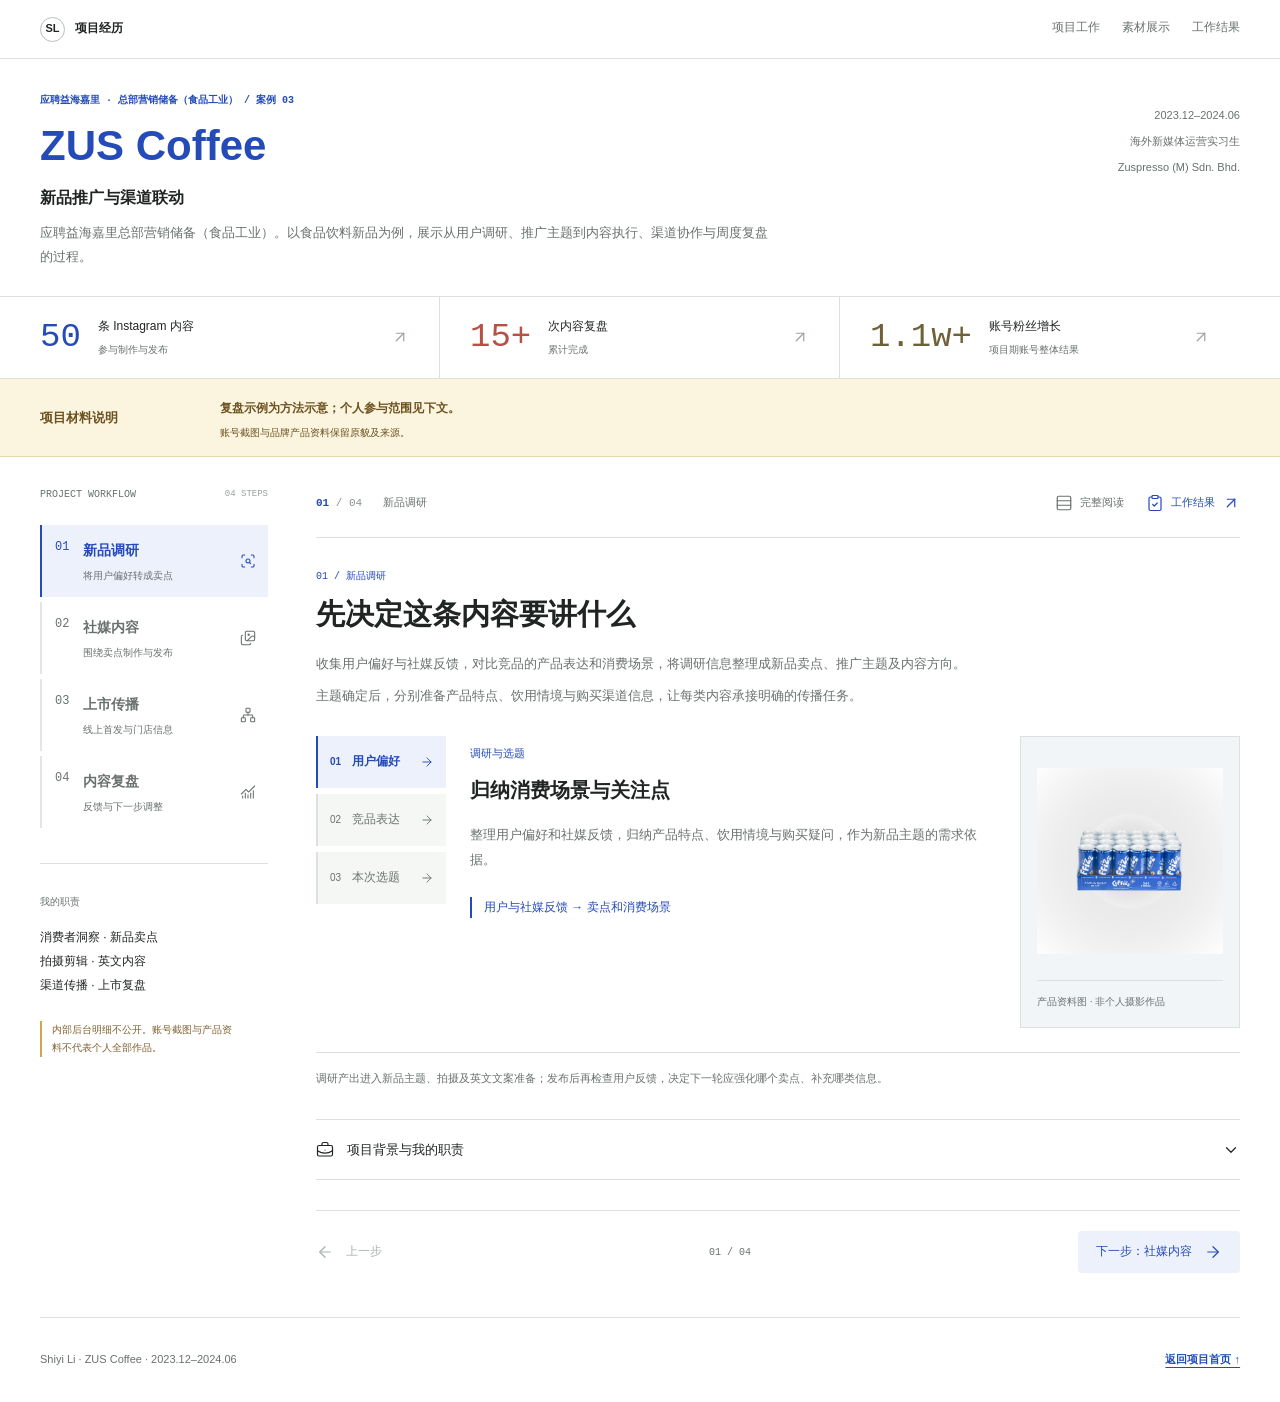
<file: docs/projects/zus-everywhere/case_study.html>
<!doctype html>
<html lang="zh-CN">
<head>
  <meta charset="UTF-8">
  <meta name="viewport" content="width=device-width, initial-scale=1">
  <meta name="description" content="应聘益海嘉里总部营销储备（食品工业）：ZUS Coffee新品调研、推广主题、50条Instagram内容执行、线上首发与FamilyMart宣传、15+次周度复盘。">
  <title>ZUS Coffee新品推广与渠道联动 | 李世怡</title>
  <style>
    :root { --ink: #202a38; --blue: #1645c3; --pink: #ad3168; --teal: #08786a; --gold: #805e13; --yellow: #ffe083; --line: #d9e0e8; --muted: #596777; --soft: #f4f6f9; }
    * { box-sizing: border-box; }
    html { scroll-behavior: smooth; scroll-padding-top: 86px; }
    body { margin: 0; color: var(--ink); background: #fff; font: 16px/1.8 Inter, -apple-system, BlinkMacSystemFont, "Segoe UI", "PingFang SC", "Microsoft YaHei", sans-serif; letter-spacing: 0; }
    h1, h2, h3, h4, p, figure { margin: 0; }
    h1, h2, h3, h4 { line-height: 1.4; letter-spacing: 0; text-wrap: balance; }
    p { overflow-wrap: anywhere; }
    a { color: inherit; text-underline-offset: 4px; }
    img { display: block; max-width: 100%; height: auto; }
    button { font: inherit; cursor: pointer; touch-action: manipulation; }
    button, a { -webkit-tap-highlight-color: transparent; }
    [hidden] { display: none !important; }
    :focus-visible { outline: 3px solid var(--pink); outline-offset: 4px; }
    .wrap { width: min(1180px, calc(100% - 64px)); margin-inline: auto; }
    .skip-link { position: fixed; top: 10px; left: 10px; z-index: 100; padding: 8px 12px; background: #fff; transform: translateY(-160%); }
    .skip-link:focus { transform: none; }
    .nav { position: sticky; top: 0; z-index: 30; display: flex; align-items: center; justify-content: space-between; gap: 24px; min-height: 64px; padding: 0 max(32px, calc((100% - 1180px) / 2)); background: #fffffffa; border-bottom: 1px solid var(--line); }
    .brand { display: inline-flex; align-items: center; gap: 10px; color: var(--blue); text-decoration: none; font-size: 13px; font-weight: 750; white-space: nowrap; }
    .brand-mark { display: grid; place-items: center; width: 28px; height: 28px; border: 1px solid var(--blue); border-radius: 50%; font-size: 11px; }
    .nav-links { display: flex; gap: 22px; min-width: 0; overflow: auto; scrollbar-width: none; }
    .nav-links::-webkit-scrollbar { display: none; }
    .nav-links a { display: inline-flex; flex-shrink: 0; align-items: center; min-height: 44px; border-bottom: 2px solid transparent; color: var(--muted); text-decoration: none; font-size: 12px; }
    .nav-links a:hover, .nav-links a[aria-current="location"] { color: var(--blue); border-bottom-color: var(--blue); }
    .hero { position: relative; isolation: isolate; background: #d9e5ed; }
    .hero::before { content: ""; position: absolute; inset: 0; z-index: -1; background: linear-gradient(90deg, #f4f8fcfa 0%, #f4f8fcf5 36%, #f4f8fc75 60%, #f4f8fc00 80%), url("evidence/coffizz-launch.jpg") center 55% / cover no-repeat; }
    .hero-inner { padding-block: 55px 35px; }
    .eyebrow { margin-bottom: 20px; color: var(--blue); font-size: 11px; font-weight: 750; }
    h1 { color: var(--blue); font-size: 64px; line-height: 1.14; font-weight: 850; }
    h1 span { display: block; margin-top: 16px; color: var(--ink); font-size: 36px; line-height: 1.35; }
    .hero-copy { max-width: 570px; margin-top: 22px; color: #334558; font-size: 16px; line-height: 1.9; }
    .hero-meta { display: flex; flex-wrap: wrap; gap: 8px 20px; margin-top: 23px; font-size: 12px; color: #334558; }
    .hero-meta span { padding-left: 9px; border-left: 2px solid var(--blue); }
    .hero-source { max-width: 570px; margin-top: 28px; font-size: 10px; color: #3c4e5f; }
    .hero-source a { display: inline-flex; align-items: center; min-height: 32px; }
    .disclosure { background: var(--yellow); color: #362807; border-bottom: 1px solid #d9b759; }
    .disclosure-inner { display: grid; grid-template-columns: 205px 1fr; align-items: center; gap: 40px; padding-block: 21px; }
    .disclosure h2 { font-size: 18px; }
    .disclosure strong { font-size: 14px; }
    .disclosure p { font-size: 12px; margin-top: 5px; }
    .snapshot { border-bottom: 1px solid var(--line); }
    .metric-row { display: grid; grid-template-columns: repeat(3, minmax(0, 1fr)); }
    .metric { --accent: var(--blue); display: grid; grid-template-columns: auto 1fr; gap: 22px; align-items: center; padding: 28px; border-right: 1px solid var(--line); }
    .metric:first-child { padding-left: 0; }
    .metric:nth-child(2) { --accent: var(--teal); }
    .metric:last-child { --accent: var(--pink); border-right: 0; }
    .metric strong { color: var(--accent); font: 46px/1.2 "SFMono-Regular", Consolas, monospace; white-space: nowrap; }
    .metric b { display: block; font-size: 14px; }
    .metric small { display: block; font-size: 11px; color: var(--muted); margin-top: 4px; }
    .band { border-bottom: 1px solid var(--line); }
    .soft { background: var(--soft); }
    .section { padding-block: 74px; }
    .section-head { display: grid; grid-template-columns: .85fr 1.15fr; gap: 70px; margin-bottom: 34px; align-items: start; }
    .kicker { color: var(--blue); font-size: 11px; font-weight: 750; margin-bottom: 12px; }
    h2 { font-size: 36px; line-height: 1.35; }
    h3 { font-size: 22px; } h4 { font-size: 16px; }
    .lead { font-size: 15px; color: var(--muted); line-height: 1.95; padding-top: 3px; }
    .lead p + p { margin-top: 12px; }
    .roles { display: grid; grid-template-columns: repeat(3, minmax(0, 1fr)); gap: 30px; }
    .role { --accent: var(--blue); display: grid; grid-template-columns: 38px 1fr; gap: 18px; border-top: 3px solid var(--accent); padding-top: 24px; }
    .role:nth-child(2) { --accent: var(--pink); }
    .role:nth-child(3) { --accent: var(--teal); }
    .role > span { font: 28px/1.5 "SFMono-Regular", Consolas, monospace; color: var(--accent); }
    .role p { font-size: 13px; color: var(--muted); margin-top: 10px; }
    .research-grid { display: grid; grid-template-columns: repeat(3, minmax(0, 1fr)); gap: 30px; }
    .research-item { padding-top: 22px; border-top: 1px solid #b3bfcd; }
    .research-item > span { color: var(--blue); font: 12px/1.5 "SFMono-Regular", Consolas, monospace; }
    .research-item h3 { margin-top: 12px; }
    .research-item p { color: var(--muted); font-size: 14px; margin-top: 12px; }
    .research-item small { display: block; font-size: 11px; color: var(--gold); margin-top: 20px; }
    .research-note { padding-top: 24px; margin-top: 28px; border-top: 1px solid var(--line); font-size: 13px; color: var(--muted); }
    .workflow-heading { display: flex; justify-content: space-between; align-items: baseline; gap: 16px; flex-wrap: wrap; margin-bottom: 22px; }
    .workflow-heading h3 { font-size: 19px; }
    .example-label { font-size: 11px; color: var(--gold); font-weight: 650; }
    .workflow { display: grid; grid-template-columns: repeat(6, minmax(0, 1fr)); gap: 22px; list-style: none; margin: 0 0 38px; padding: 0; }
    .workflow li { --accent: var(--blue); position: relative; border-top: 3px solid var(--accent); padding-top: 20px; }
    .workflow li:nth-child(2), .workflow li:nth-child(5) { --accent: var(--pink); }
    .workflow li:nth-child(3), .workflow li:nth-child(6) { --accent: var(--teal); }
    .workflow li:not(:last-child)::after { content: "→"; position: absolute; right: -22px; top: -21px; color: var(--accent); font-size: 23px; background: #fff; padding-inline: 3px; }
    .workflow li > span { display: block; color: var(--accent); font: 29px/1.3 "SFMono-Regular", Consolas, monospace; margin-bottom: 12px; }
    .workflow h4 { font-size: 16px; }
    .workflow p { font-size: 12px; color: var(--muted); margin-top: 8px; }
    .tablist { display: flex; width: min(650px, 100%); padding: 4px; border: 1px solid #b7c4d4; background: #fff; border-radius: 6px; margin-bottom: 24px; }
    .tablist button { flex: 1; min-width: 0; min-height: 46px; padding: 8px 12px; border: 0; border-radius: 3px; color: var(--muted); background: transparent; font-size: 13px; }
    .tablist button[aria-selected="true"] { background: var(--blue); color: #fff; }
    .tablist button:hover:not([aria-selected="true"]) { background: var(--soft); color: var(--blue); }
    .panels { min-width: 0; }
    .panel { padding: 28px 0; border-block: 1px solid var(--line); min-width: 0; }
    .panel + .panel { margin-top: 24px; }
    .enhanced .panels { display: grid; }
    .enhanced .panel { grid-area: 1 / 1; margin: 0; }
    .enhanced .panel[aria-hidden="true"] { visibility: hidden; pointer-events: none; }
    .panel-heading { display: grid; grid-template-columns: 56px 1fr; align-items: center; gap: 20px; margin-bottom: 25px; }
    .panel-heading > span { color: var(--pink); font: 37px/1.2 "SFMono-Regular", Consolas, monospace; }
    .panel-heading small { display: block; font-size: 10px; color: var(--muted); margin-bottom: 7px; }
    .panel-heading h3 { font-size: 24px; }
    .panel-columns { display: grid; grid-template-columns: repeat(3, minmax(0, 1fr)); gap: 30px; }
    .panel-column { --accent: var(--blue); border-top: 3px solid var(--accent); padding-top: 17px; }
    .panel-column:nth-child(2) { --accent: var(--pink); }
    .panel-column:nth-child(3) { --accent: var(--teal); }
    .panel-column h4 { color: var(--accent); }
    .panel-column p { font-size: 14px; color: var(--muted); line-height: 1.9; margin-top: 11px; }
    .material-note { font-size: 11px; color: var(--muted); margin-top: 17px; }
    .evidence { display: grid; grid-template-columns: minmax(0, 1fr) minmax(0, 1fr); gap: 56px; align-items: start; margin-top: 50px; }
    .photo-link { display: block; cursor: zoom-in; border: 1px solid var(--line); background: #fff; }
    .photo-link:hover { outline: 3px solid var(--blue); outline-offset: -3px; }
    .feed img { width: 100%; aspect-ratio: 1206 / 2622; object-fit: contain; }
    figcaption { font-size: 11px; color: var(--muted); margin-top: 12px; }
    .evidence-copy { padding-top: 23px; border-top: 2px solid var(--ink); }
    .evidence-copy h3 { font-size: 27px; }
    .evidence-copy > p { margin-top: 16px; font-size: 14px; color: var(--muted); }
    .evidence-points { margin: 25px 0; }
    .evidence-points > div { padding-block: 16px; border-top: 1px solid var(--line); }
    .evidence-points dt { font-size: 14px; font-weight: 700; }
    .evidence-points dd { margin: 6px 0 0; font-size: 13px; color: var(--muted); }
    .image-note { padding: 16px 18px; margin-top: 20px; border-left: 3px solid #ae790b; background: var(--yellow); color: #362807; font-size: 12px; }
    .product-materials { display: grid; grid-template-columns: 1fr 1fr; gap: 18px; margin-top: 28px; }
    .product-materials img { width: 100%; aspect-ratio: 1; object-fit: contain; }
    .channel-steps { display: grid; grid-template-columns: repeat(3, minmax(0, 1fr)); gap: 30px; margin-bottom: 40px; }
    .channel-step { border-top: 3px solid var(--teal); padding-top: 22px; }
    .channel-step:nth-child(2) { border-color: var(--pink); }
    .channel-step:nth-child(3) { border-color: var(--blue); }
    .channel-step h3 { font-size: 21px; }
    .channel-step p { font-size: 13px; color: var(--muted); margin-top: 11px; }
    .review-intro { display: flex; justify-content: space-between; align-items: baseline; gap: 20px; flex-wrap: wrap; margin-bottom: 22px; }
    .review-intro h3 { font-size: 23px; }
    .review-note { padding: 15px 18px; background: #fff2c8; border-left: 3px solid #c79922; color: #604714; font-size: 12px; margin-bottom: 22px; }
    .results { background: #f1f7f4; }
    .result-list { list-style: none; margin: 0; padding: 0; border-top: 1px solid #b9d2c7; }
    .result-list li { display: grid; grid-template-columns: 55px .8fr 1.2fr; align-items: baseline; gap: 28px; padding-block: 26px; border-bottom: 1px solid #b9d2c7; }
    .result-list li > span { font: 22px/1.2 "SFMono-Regular", Consolas, monospace; color: var(--teal); }
    .result-list h3 { font-size: 22px; }
    .result-list p { font-size: 14px; color: var(--muted); }
    .scope-note { margin-top: 25px; font-size: 12px; color: #4b6258; }
    .scope-note strong { margin-right: 10px; color: #25654a; }
    .footer { padding-block: 22px; font-size: 11px; color: var(--muted); }
    .footer .wrap { display: flex; justify-content: space-between; gap: 20px; align-items: center; }
    .footer a { display: inline-flex; align-items: center; min-height: 44px; font-weight: 700; color: var(--blue); }
    @media (max-width: 1000px) {
      h1 { font-size: 55px; } h1 span { font-size: 32px; } h2 { font-size: 32px; }
      .hero-copy { max-width: 480px; }
      .metric { grid-template-columns: 1fr; gap: 9px; padding-inline: 22px; }
      .metric strong { font-size: 40px; }
      .section-head { gap: 36px; }
      .role { grid-template-columns: 30px 1fr; gap: 12px; } .role h3 { font-size: 20px; }
      .workflow { gap: 15px; } .workflow li:not(:last-child)::after { right: -19px; font-size: 20px; top: -19px; }
      .workflow h4 { font-size: 14px; }
      .evidence { gap: 30px; }
      .product-materials { gap: 12px; }
    }
    @media (max-width: 760px) {
      html { scroll-padding-top: 102px; }
      .wrap { width: calc(100% - 36px); }
      .nav { flex-direction: column; align-items: stretch; padding: 12px 18px 0; gap: 0; }
      .brand { font-size: 12px; } .brand-mark { width: 24px; height: 24px; }
      .nav-links { width: 100%; gap: 23px; } .nav-links a { font-size: 11px; }
      .hero::before { background-image: linear-gradient(90deg, #f4f8fcfa 0%, #f4f8fce8 48%, #f4f8fc85 100%), url("evidence/coffizz-launch.jpg"); background-position: center, 68% center; }
      .hero-inner { padding-block: 32px 22px; }
      h1 { font-size: 44px; } h1 span { margin-top: 14px; font-size: 27px; }
      .eyebrow { font-size: 10px; margin-bottom: 15px; }
      .hero-copy { font-size: 14px; margin-top: 17px; max-width: 390px; }
      .hero-meta { font-size: 10px; gap: 7px 14px; margin-top: 18px; }
      .hero-source { font-size: 10px; margin-top: 16px; }
      .disclosure-inner { grid-template-columns: 1fr; gap: 8px; padding-block: 18px; }
      .disclosure h2 { font-size: 18px; } .disclosure strong { font-size: 12px; } .disclosure p { font-size: 11px; }
      .metric, .metric:first-child { padding: 22px 12px; }
      .metric:first-child { padding-left: 0; } .metric:last-child { padding-right: 0; }
      .metric strong { font-size: 30px; } .metric b { font-size: 12px; } .metric small { font-size: 10px; }
      .section { padding-block: 50px; }
      .section-head { grid-template-columns: 1fr; gap: 18px; margin-bottom: 28px; }
      h2 { font-size: 29px; } .kicker { font-size: 10px; margin-bottom: 10px; } .lead { font-size: 14px; }
      .roles, .research-grid { grid-template-columns: 1fr; gap: 24px; }
      .role { padding-top: 18px; grid-template-columns: 35px 1fr; gap: 15px; }
      .role h3 { font-size: 21px; } .role p { margin-top: 7px; }
      .research-item { padding-top: 18px; } .research-item h3 { font-size: 21px; margin-top: 8px; }
      .research-item p { margin-top: 8px; font-size: 13px; } .research-item small { margin-top: 12px; }
      .research-note { font-size: 12px; padding-top: 20px; margin-top: 25px; }
      .workflow-heading h3 { font-size: 18px; } .example-label { font-size: 10px; }
      .workflow { grid-template-columns: 1fr; gap: 0; margin-bottom: 28px; }
      .workflow li { border-top: 0; border-left: 2px solid var(--accent); padding: 0 0 24px 54px; margin-left: 9px; }
      .workflow li:last-child { padding-bottom: 0; }
      .workflow li > span { position: absolute; top: 1px; left: 14px; font-size: 21px; }
      .workflow h4 { font-size: 17px; } .workflow p { margin-top: 6px; }
      .workflow li:not(:last-child)::after { content: "↓"; top: auto; bottom: 0; left: -10px; right: auto; font-size: 20px; padding: 0; }
      .tablist { width: 100%; margin-bottom: 20px; } .tablist button { font-size: 12px; padding-inline: 6px; }
      .panel { padding-block: 22px; }
      .panel-heading { grid-template-columns: 38px 1fr; gap: 15px; margin-bottom: 20px; }
      .panel-heading > span { font-size: 29px; } .panel-heading h3 { font-size: 21px; }
      .panel-columns { grid-template-columns: 1fr; gap: 23px; }
      .panel-column { padding-top: 15px; } .panel-column p { font-size: 13px; margin-top: 9px; }
      .material-note { font-size: 10px; }
      .evidence { grid-template-columns: 1fr; gap: 26px; margin-top: 35px; }
      .evidence-copy { padding-top: 19px; } .evidence-copy h3 { font-size: 25px; }
      .evidence-copy > p { font-size: 13px; }
      .product-materials { gap: 16px; }
      .channel-steps { grid-template-columns: 1fr; gap: 24px; margin-bottom: 30px; }
      .channel-step { padding-top: 18px; } .channel-step p { margin-top: 8px; }
      .review-intro { gap: 8px; } .review-intro h3 { font-size: 21px; }
      .review-note { font-size: 11px; padding: 14px 16px; }
      .result-list li { grid-template-columns: 32px 1fr; gap: 10px 16px; padding-block: 23px; }
      .result-list li > span { font-size: 19px; } .result-list h3 { font-size: 21px; }
      .result-list p { grid-column: 2; font-size: 13px; }
      .scope-note { font-size: 11px; } .scope-note strong { display: block; margin-bottom: 6px; }
      .footer .wrap { flex-direction: column; align-items: flex-start; gap: 6px; }
    }
    @media (max-width: 360px) { .metric strong { font-size: 26px; } .nav-links { gap: 17px; } }
    @media (prefers-reduced-motion: reduce) { html { scroll-behavior: auto; } }
  </style>
  <link rel="stylesheet" href="../ai-news-dashboard/case-study-workspace.css">
  <link rel="stylesheet" href="../project-workspace.css">
  <link rel="stylesheet" href="../market-workspace.css">
</head>
<body>
  <a class="skip-link" href="#overview">跳至项目内容</a>
  <nav class="nav" aria-label="页面导航">
    <a class="brand" href="../../" aria-label="返回作品集首页"><span class="brand-mark">SL</span><span>Shiyi Li · Marketing Trainee</span></a>
    <div class="nav-links"><a href="#overview">我的职责</a><a href="#research">内容调研</a><a href="#content">内容执行</a><a href="#review">渠道复盘</a><a href="#results">工作结果</a></div>
  </nav>
  <main>
    <header class="hero">
      <div class="wrap hero-inner">
        <p class="eyebrow">PROJECT 03 / PRODUCT LAUNCH · SOCIAL & RETAIL CHANNELS</p>
        <h1>ZUS Coffee<span>新品推广<br>与渠道联动</span></h1>
        <p class="hero-copy">应聘益海嘉里总部营销储备（食品工业）。以食品饮料新品为例，展示从用户调研、推广主题到内容执行、渠道协作与周度复盘的过程。</p>
        <div class="hero-meta"><span>2023.12–2024.06</span><span>海外新媒体运营实习生</span><span>Zuspresso (M) Sdn. Bhd.</span></div>
        <p class="hero-source">COFFIZZ 产品资料图 · 非个人摄影作品 · <a href="https://siakapkeli.my/articles/zus-coffee-perkenalkan-coffizz-kopi-berkarbonat-halal-dalam-tin-pertama-di-malaysia" target="_blank" rel="noopener noreferrer">原图片来源 ↗</a></p>
      </div>
    </header>
    <aside class="disclosure" aria-labelledby="disclosure-title">
      <div class="wrap disclosure-inner"><h2 id="disclosure-title">项目材料说明</h2><div><strong>复盘示例为方法示意；个人参与范围见下文。</strong><p>账号截图与品牌产品资料保留原貌及来源。</p></div></div>
    </aside>
    <div class="snapshot" aria-label="工作量与账号结果">
      <div class="wrap metric-row">
        <div class="metric"><strong>50</strong><div><b>条 Instagram 内容</b><small>协助制作与发布的内容条数</small></div></div>
        <div class="metric"><strong>15+</strong><div><b>次内容复盘</b><small>每周监测、累计输出复盘</small></div></div>
        <div class="metric"><strong>1.1w+</strong><div><b>账号粉丝增长</b><small>项目期账号整体结果</small></div></div>
      </div>
    </div>

    <section class="band" id="overview"><div class="wrap section">
      <div class="section-head"><div><p class="kicker">01 / 项目背景与职责</p><h2>从新品调研<br>到推广执行与复盘</h2></div><div class="lead"><p>在ZUS Coffee担任海外新媒体运营实习生期间，收集用户偏好与社媒反馈，对比竞品内容，协助确定新品推广主题；随后参与Instagram内容制作发布，衔接线上首发及FamilyMart线下宣传。</p><p>周度复盘将传播表现与用户疑问带回下一轮内容重点和排期。对应益海嘉里岗位的市场调研、产品推广、物料准备与渠道协作能力。</p></div></div>
      <div class="roles">
        <article class="role"><span>01</span><div><h3>新品调研与推广主题</h3><p>从用户偏好、社媒反馈和竞品内容归纳卖点与消费场景，支持主题选择。</p></div></article>
        <article class="role"><span>02</span><div><h3>宣传物料与内容发布</h3><p>围绕新品主题参与拍摄、剪辑、英文文案和素材整理，协助发布50条内容。</p></div></article>
        <article class="role"><span>03</span><div><h3>渠道协作与营销复盘</h3><p>衔接线上首发与门店宣传，按周追踪数据，将复盘结论带回内容和排期。</p></div></article>
      </div>
    </div></section>

    <section class="band soft" id="research"><div class="wrap section">
      <div class="section-head"><div><p class="kicker">02 / 新品调研与卖点</p><h2>从用户与竞品信息<br>确定推广主题</h2></div><div class="lead"><p>收集用户偏好与社媒反馈，对比竞品的产品表达和消费场景，将调研信息整理成新品卖点、推广主题及内容方向。</p><p>主题确定后，分别准备产品特点、饮用情境与购买渠道信息，让每类内容承接明确的传播任务。</p></div></div>
      <div class="research-grid">
        <article class="research-item"><span>01 / 用户偏好</span><h3>归纳消费场景与关注点</h3><p>整理用户偏好和社媒反馈，归纳产品特点、饮用情境与购买疑问，作为新品主题的需求依据。</p><small>用户与社媒反馈 → 卖点和消费场景</small></article>
        <article class="research-item"><span>02 / 竞品内容</span><h3>对比卖点、画面与表达</h3><p>观察竞品新品介绍中的卖点顺序、场景画面及渠道说明，整理可供本次主题与内容形式参考的信息。</p><small>竞品内容对比 → 推广主题与形式参考</small></article>
        <article class="research-item"><span>03 / 推广主题</span><h3>把调研结果交给制作环节</h3><p>结合新品资料归纳本轮卖点与消费场景，转成画面方向、英文文案重点及发布所需信息。</p><small>卖点、场景与主题 → 内容与物料任务</small></article>
      </div>
      <p class="research-note">调研产出进入新品主题、拍摄及英文文案准备；发布后再检查用户反馈，决定下一轮应强化哪个卖点、补充哪类信息。</p>
    </div></section>

    <section class="band" id="content"><div class="wrap section">
      <div class="section-head"><div><p class="kicker">03 / Instagram 内容执行</p><h2>围绕新品主题<br>准备内容与宣传物料</h2></div><div class="lead"><p>围绕新品主题协助发布50条Instagram内容，参与拍摄、剪辑、英文文案、hashtag及素材整理。</p><p>让画面和英文表达承接调研得出的卖点与消费场景，再补充渠道信息，按发布安排整理可用物料及文案版本。</p></div></div>
      <div class="workflow-heading"><h3>从调研到下一轮发布</h3><span class="example-label">工作流程整理</span></div>
      <ol class="workflow" aria-label="内容工作流程">
        <li><span>01</span><h4>用户与竞品调研</h4><p>归纳偏好、反馈与场景</p></li>
        <li><span>02</span><h4>卖点与推广主题</h4><p>明确本轮内容表达重点</p></li>
        <li><span>03</span><h4>拍摄与英文物料</h4><p>协助制作、剪辑与整理</p></li>
        <li><span>04</span><h4>渠道发布与排期</h4><p>衔接首发和门店宣传</p></li>
        <li><span>05</span><h4>周度数据复盘</h4><p>查看表现、整理用户疑问</p></li>
        <li><span>06</span><h4>下轮内容与排期</h4><p>调整重点，再观察反馈</p></li>
      </ol>
      <div class="tabbed" data-tab-group="content">
        <div class="tablist" role="tablist" aria-label="三类内容工作" hidden>
          <button id="content-tab-product" type="button" role="tab" aria-controls="content-product">新品介绍</button>
          <button id="content-tab-scene" type="button" role="tab" aria-controls="content-scene">生活场景</button>
          <button id="content-tab-channel" type="button" role="tab" aria-controls="content-channel">购买信息</button>
        </div>
        <div class="panels">
          <article class="panel" id="content-product"><div class="panel-heading"><span>01</span><div><small>新品介绍</small><h3>把产品信息说明白</h3></div></div><div class="panel-columns">
            <div class="panel-column"><h4>要传达什么</h4><p>新品是什么，有哪些值得关注的产品特点，以及本次发布需要说明的信息。</p></div>
            <div class="panel-column"><h4>参与的工作</h4><p>整理产品卖点，参与相关选题、拍摄剪辑与英文文案，配合素材准备。</p></div>
            <div class="panel-column"><h4>内容表达重点</h4><p>产品画面与文案相互对应，产品名称、信息和发布主题保持一致。</p></div>
          </div></article>
          <article class="panel" id="content-scene"><div class="panel-heading"><span>02</span><div><small>生活场景内容</small><h3>让画面贴近使用情境</h3></div></div><div class="panel-columns">
            <div class="panel-column"><h4>要传达什么</h4><p>产品可以出现在哪些日常情境中，让内容不只停留在包装和卖点介绍。</p></div>
            <div class="panel-column"><h4>参与的工作</h4><p>结合选题参与拍摄、剪辑与英文文案，整理不同版本和发布所需素材。</p></div>
            <div class="panel-column"><h4>内容表达重点</h4><p>让产品、场景和文字围绕同一个主题，避免画面与文案各说各的。</p></div>
          </div></article>
          <article class="panel" id="content-channel"><div class="panel-heading"><span>03</span><div><small>购买信息传播</small><h3>把购买信息补充清楚</h3></div></div><div class="panel-columns">
            <div class="panel-column"><h4>要传达什么</h4><p>新品的线上发布与线下渠道信息，让感兴趣的用户知道在哪里了解或购买。</p></div>
            <div class="panel-column"><h4>参与的工作</h4><p>配合线上首发及 FamilyMart 传播，协助整理宣传素材、门店信息与发布排期。</p></div>
            <div class="panel-column"><h4>内容表达重点</h4><p>核对产品名称、渠道说明与发布时间，避免信息遗漏或前后不一致。</p></div>
          </div></article>
        </div>
      </div>
      <p class="material-note">三类内容按传播任务整理，便于查看制作重点。</p>
      <div class="evidence">
        <figure class="feed"><a class="photo-link" href="../../works/covers/zus-everywhere.jpg" target="_blank" rel="noopener noreferrer" aria-label="查看 ZUS Everywhere 账号截图原图"><img src="../../works/covers/zus-everywhere.jpg" width="1206" height="2622" alt="ZUS Everywhere Instagram 账号截图，包含产品、场景及活动内容" loading="lazy"></a><figcaption>账号截图 · 保留原貌 · 不代表其中所有内容均由本人制作</figcaption></figure>
        <div class="evidence-copy">
          <p class="kicker">账号内容与产品资料</p><h3>画面、英文文案<br>和发布信息一起准备</h3>
          <p>账号截图呈现了产品、生活场景和活动等内容。我的参与范围以本页说明的选题、拍摄剪辑、英文文案及发布配合为准。</p>
          <dl class="evidence-points">
            <div><dt>画面与视频</dt><dd>参与拍摄和剪辑，围绕选题准备相应素材。</dd></div>
            <div><dt>英文文案与标签</dt><dd>参与英文 caption、hashtag 与产品信息整理。</dd></div>
            <div><dt>素材与发布时间</dt><dd>协助整理素材版本，配合发布排期与信息确认。</dd></div>
          </dl>
          <p class="image-note">材料说明：账号截图用于呈现整体内容风格；下方为产品资料图，并非个人摄影或设计作品。</p>
          <div class="product-materials">
            <figure><a class="photo-link" href="evidence/coffizz-product.png" target="_blank" rel="noopener noreferrer" aria-label="查看 COFFIZZ 产品资料原图"><img src="evidence/coffizz-product.png" width="1080" height="1080" alt="COFFIZZ 产品资料图" loading="lazy"></a><figcaption>COFFIZZ 产品资料图</figcaption></figure>
            <figure><a class="photo-link" href="evidence/coffizz-carton.png" target="_blank" rel="noopener noreferrer" aria-label="查看 COFFIZZ 包装资料原图"><img src="evidence/coffizz-carton.png" width="1080" height="1080" alt="COFFIZZ 外箱包装资料图" loading="lazy"></a><figcaption>COFFIZZ 包装资料图</figcaption></figure>
          </div>
        </div>
      </div>
    </div></section>

    <section class="band soft" id="review"><div class="wrap section">
      <div class="section-head"><div><p class="kicker">04 / 渠道协作与营销复盘</p><h2>衔接首发与门店宣传<br>用周度复盘调整重点</h2></div><div class="lead"><p>协助衔接新品线上首发与FamilyMart线下宣传，整理推广素材、门店信息及渠道发布排期，核对产品、宣传主题和时间安排。</p><p>按周追踪传播数据，累计完成15+次复盘，将内容表现和用户疑问带回下一轮重点、表达及排期，再观察新一轮反馈。</p></div></div>
      <div class="channel-steps">
        <article class="channel-step"><h3>发布前：对齐渠道与排期</h3><p>整理首发素材、FamilyMart门店信息及发布安排，确认产品、主题、渠道说明和时间相互对应。</p></article>
        <article class="channel-step"><h3>发布后：追踪数据与反馈</h3><p>按周整理传播表现，查看消费者对卖点、场景和购买信息的反馈，归纳待调整的内容重点。</p></article>
        <article class="channel-step"><h3>复盘后：修改内容再观察</h3><p>将信息缺口补回文案与物料，调整后续主题和排期；下轮继续追踪，检查疑问是否减少、表达是否清楚。</p></article>
      </div>
      <div class="review-intro"><h3>复盘时，如何考虑下一步</h3><span class="example-label">复盘思路示意 · 非历史数据结论</span></div>
      <p class="review-note">方法示意：每次调整明确原因、动作与下轮观察点。</p>
      <div class="tabbed" data-tab-group="review">
        <div class="tablist" role="tablist" aria-label="复盘思路示例" hidden>
          <button id="review-tab-info" type="button" role="tab" aria-controls="review-info">购买地点询问</button>
          <button id="review-tab-response" type="button" role="tab" aria-controls="review-response">内容表现变化</button>
          <button id="review-tab-product" type="button" role="tab" aria-controls="review-product">产品问题反馈</button>
        </div>
        <div class="panels">
          <article class="panel" id="review-info"><div class="panel-heading"><span>01</span><div><small>示例情境</small><h3>评论里出现购买地点询问</h3></div></div><div class="panel-columns">
            <div class="panel-column"><h4>关注什么信息</h4><p>用户具体询问哪个产品、哪个地区或哪类购买渠道，不直接把询问当作成交。</p></div>
            <div class="panel-column"><h4>还需要核对什么</h4><p>检查原帖是否说明购买渠道，以及现有门店或购买入口信息是否仍然准确。</p></div>
            <div class="panel-column"><h4>调整与下轮观察</h4><p>确认后补充渠道说明，在后续内容中突出门店信息；下轮查看相同疑问是否仍然出现。</p></div>
          </div></article>
          <article class="panel" id="review-response"><div class="panel-heading"><span>02</span><div><small>示例情境</small><h3>一条内容的表现发生变化</h3></div></div><div class="panel-columns">
            <div class="panel-column"><h4>关注什么信息</h4><p>在相同观察时长下，查看可获取的触达和互动表现，避免只看某一个数字。</p></div>
            <div class="panel-column"><h4>还需要核对什么</h4><p>核对主题、形式、发布时间，以及是否有活动或额外推广等影响。</p></div>
            <div class="panel-column"><h4>调整与下轮观察</h4><p>选择一个具体表达调整，如开头或卖点顺序；下轮按一致的观察时长查看传播表现及互动反馈。</p></div>
          </div></article>
          <article class="panel" id="review-product"><div class="panel-heading"><span>03</span><div><small>示例情境</small><h3>用户对产品信息有疑问</h3></div></div><div class="panel-columns">
            <div class="panel-column"><h4>关注什么信息</h4><p>区分用户是在询问产品信息，还是表达个人偏好，不从少量评论推断全部用户。</p></div>
            <div class="panel-column"><h4>还需要核对什么</h4><p>回看原内容是否解释清楚，再核对产品资料，确认哪些信息可以补充。</p></div>
            <div class="panel-column"><h4>调整与下轮观察</h4><p>与团队确认产品信息后补入文案或后续选题；下轮关注用户是否理解卖点，以及是否需要进一步说明。</p></div>
          </div></article>
        </div>
      </div>
    </div></section>

    <section class="band results" id="results"><div class="wrap section">
      <div class="section-head"><div><p class="kicker">05 / 工作结果</p><h2>新品主题进入执行<br>传播反馈回到下轮推广</h2></div><div class="lead"><p>形成调研、主题、物料、渠道发布和周度复盘的工作闭环；复盘后的内容重点与排期继续进入下一轮执行。账号增长为项目期团队协同结果。</p></div></div>
      <ol class="result-list">
        <li><span>01</span><h3>协助50条内容发布</h3><p>参与选题、拍摄、剪辑、英文文案、hashtag与素材整理，支持新品上市传播。</p></li>
        <li><span>02</span><h3>完成15+次营销复盘</h3><p>按周追踪传播数据与用户反馈，调整下一轮内容重点、表达和排期。</p></li>
        <li><span>03</span><h3>账号粉丝增长1.1w+</h3><p>协同带动项目期账号整体增长，不单独归因于某条内容。</p></li>
      </ol>
      <p class="scope-note"><strong>统计范围</strong>参与发布的内容条数、累计完成的复盘次数及项目期账号粉丝增长；原始后台明细不作公开展示。</p>
    </div></section>
  </main>
  <footer class="footer"><div class="wrap"><span>Shiyi Li · ZUS Coffee · 2023.12–2024.06</span><a href="../../">返回项目首页 ↑</a></div></footer>
  <script>
    // Shared grid sizing keeps all tab states stable; without JS every panel is readable.
    document.querySelectorAll('[data-tab-group]').forEach(group => {
      const tablist = group.querySelector('[role="tablist"]');
      const tabs = [...tablist.querySelectorAll('[role="tab"]')];
      const panels = [...group.querySelectorAll('.panel')];
      function selectTab(tab) {
        tabs.forEach(item => {
          const selected = item === tab;
          item.setAttribute('aria-selected', String(selected));
          item.tabIndex = selected ? 0 : -1;
        });
        panels.forEach(panel => {
          const selected = panel.id === tab.getAttribute('aria-controls');
          panel.setAttribute('aria-hidden', String(!selected));
          panel.inert = !selected;
        });
      }
      panels.forEach((panel, index) => {
        panel.setAttribute('role', 'tabpanel');
        panel.setAttribute('aria-labelledby', tabs[index].id);
      });
      group.classList.add('enhanced');
      tablist.hidden = false;
      selectTab(tabs[0]);
      tabs.forEach((tab, index) => {
        tab.addEventListener('click', () => selectTab(tab));
        tab.addEventListener('keydown', event => {
          let next;
          if (event.key === 'ArrowRight') next = (index + 1) % tabs.length;
          if (event.key === 'ArrowLeft') next = (index - 1 + tabs.length) % tabs.length;
          if (event.key === 'Home') next = 0;
          if (event.key === 'End') next = tabs.length - 1;
          if (next === undefined) return;
          event.preventDefault();
          selectTab(tabs[next]);
          tabs[next].focus();
        });
      });
    });
    if ('IntersectionObserver' in window) {
      const links = [...document.querySelectorAll('.nav-links a')];
      const observer = new IntersectionObserver(entries => {
        const visible = entries.filter(entry => entry.isIntersecting).sort((a, b) => a.boundingClientRect.top - b.boundingClientRect.top)[0];
        if (!visible) return;
        links.forEach(link => {
          if (link.hash === '#' + visible.target.id) link.setAttribute('aria-current', 'location');
          else link.removeAttribute('aria-current');
        });
      }, { rootMargin: '-110px 0px -55% 0px' });
      links.forEach(link => observer.observe(document.querySelector(link.hash)));
    }
  </script>
  <script src="../ai-news-dashboard/lucide.min.js"></script>
  <script src="../project-workspace.js" data-project="zus"></script>
</body>
</html>
</file>
<file: docs/projects/ai-news-dashboard/case-study-workspace.css>
:root { --ink: #202523; --muted: #69716e; --line: #dce1de; --soft: #f5f7f5; --blue: #126c62; --cyan: #126c62; --pink: #bd514d; }
.project-subtitle { margin-top: 10px; font-size: 20px; }
.hero h1 span { font-size: 36px; }
.need-tabs, .chart-tabs { display: flex; gap: 0; border-bottom: 1px solid var(--line); }
.need-tabs button, .chart-tabs button { border: 0; border-bottom: 2px solid transparent; background: none; padding: 12px 15px; color: var(--muted); font-size: 13px; }
.need-tabs [aria-selected="true"], .chart-tabs [aria-selected="true"] { border-bottom-color: var(--cyan); color: var(--cyan); font-weight: 700; }
.need-explorer { display: grid; grid-template-columns: minmax(0, 1fr) 230px; gap: 40px; }
.need-label { margin-top: 26px; font-size: 11px; color: var(--muted); }
.need-question { margin-top: 8px; font-size: 23px; }
.need-decisions { margin: 23px 0 0; }
.need-decisions > div { display: grid; grid-template-columns: 64px minmax(0, 1fr); gap: 18px; border-top: 1px solid var(--line); padding-block: 14px; font-size: 13px; }
.need-decisions dt { color: var(--muted); }
.need-decisions dd { margin: 0; }
.need-evidence { padding: 15px; background: #f0f3f0; border: 1px solid var(--line); }
.need-evidence img { height: 270px; object-fit: contain; }
.need-evidence figcaption { margin-top: 16px; border-top: 1px solid var(--line); padding-top: 12px; }
.need-evidence figcaption span { font-size: 10px; }
.need-evidence strong { font-size: 12px; margin-top: 4px; }
.need-source { margin-top: 24px; font-size: 11px; color: var(--muted); }
.interactive-case { background: #fff; }
.interactive-case svg.lucide { width: 18px; height: 18px; flex: 0 0 auto; }
.interactive-case .report, .interactive-case .hero-inner, .interactive-case .metric-strip { width: min(1280px, calc(100% - 80px)); }
.interactive-case .site-nav { min-height: 58px; padding: 0 max(40px, calc((100% - 1280px) / 2)); color: var(--ink); background: #fffffff5; border-bottom-color: var(--line); }
.interactive-case .brand-mark { border-color: #b6c0ba; width: 25px; height: 25px; }
.interactive-case .nav-brand { font-size: 12px; }
.interactive-case .nav-links a { color: var(--muted); min-height: 58px; gap: 5px; }
.interactive-case .nav-links a.active, .interactive-case .nav-links a:hover { color: var(--cyan); border-bottom-color: var(--cyan); }
.interactive-case .hero { min-height: 0; background: #fff; color: var(--ink); border-bottom: 1px solid var(--line); }
.interactive-case .hero::before { display: none; }
.interactive-case .hero-inner { position: relative; padding-block: 34px 28px; }
.interactive-case .eyebrow { margin-bottom: 13px; color: var(--cyan); font: 600 10px/1.5 "SFMono-Regular", Consolas, monospace; }
.interactive-case h1 { font-size: 42px; line-height: 1.2; font-weight: 760; }
.interactive-case h1 span { display: inline-block; margin-left: 14px; padding-left: 20px; border-left: 1px solid #acb9b1; font-size: 26px; font-weight: 500; vertical-align: middle; }
.interactive-case .project-subtitle { font-size: 16px; font-weight: 650; margin-top: 13px; }
.interactive-case .hero-copy { color: var(--muted); font-size: 13px; line-height: 1.8; margin-top: 8px; max-width: 730px; }
.interactive-case .hero-meta { position: absolute; right: 0; top: 47px; margin: 0; display: grid; gap: 6px; font-size: 11px; color: var(--muted); }
.interactive-case .hero-meta span { border: none; padding: 0; text-align: right; }
.interactive-case .metric-strip { grid-template-columns: repeat(3, minmax(0, 1fr)); }
.summary-stat { display: flex; align-items: center; gap: 20px; padding: 20px 30px; border-right: 1px solid var(--line); text-decoration: none; }
.summary-stat:first-child { padding-left: 0; }
.summary-stat:last-child { border: 0; }
.summary-stat > strong { font: 500 36px/1.2 "SFMono-Regular", Consolas, monospace; color: var(--cyan); white-space: nowrap; }
.summary-stat:nth-child(2) > strong { color: #b75145; }
.summary-stat:nth-child(3) > strong { color: #6e6137; }
.summary-stat > strong span { font-size: 21px; }
.summary-stat > strong small { font: 11px sans-serif; margin-right: 3px; }
.summary-stat > span { font-size: 12px; }
.summary-stat > span small { display: block; color: var(--muted); font-size: 10px; margin-top: 3px; }
.summary-stat > svg { margin-left: auto; color: #9aa49e; transition: transform .2s; }
.summary-stat:hover svg { transform: translate(2px, -2px); color: var(--ink); }
.workspace { display: grid; grid-template-columns: 228px minmax(0, 1fr); gap: 48px; padding-top: 30px; padding-bottom: 40px; scroll-margin-top: 78px; align-items: start; }
.workspace-rail { position: sticky; top: 83px; }
.rail-label { display: flex; align-items: center; justify-content: space-between; margin-bottom: 23px; font: 10px/1.5 "SFMono-Regular", Consolas, monospace; color: var(--muted); }
.rail-label span { color: #97a099; font-size: 9px; }
.workflow-tabs { display: grid; gap: 5px; }
.workflow-tabs button { position: relative; display: flex; align-items: center; gap: 14px; min-height: 72px; padding: 12px 12px 12px 13px; text-align: left; border: 0; border-left: 2px solid #e2e7e3; background: #fff; color: var(--muted); }
.workflow-tabs button[aria-selected="true"] { border-left-color: var(--cyan); background: #edf4ef; color: #174d3f; }
.workflow-tabs button:hover { background: #f4f7f4; }
.step-number { font: 12px/1.4 "SFMono-Regular", Consolas, monospace; align-self: flex-start; padding-top: 2px; }
.step-text { min-width: 0; }
.step-text strong { display: block; font-size: 14px; font-weight: 650; }
.step-text small { display: block; margin-top: 4px; font-size: 10px; font-weight: 400; color: var(--muted); }
.workflow-tabs button > svg { margin-left: auto; width: 16px !important; height: 16px !important; }
.rail-ownership { margin-top: 35px; padding-top: 22px; border-top: 1px solid var(--line); }
.rail-ownership > span { font-size: 10px; color: var(--muted); }
.rail-ownership p { margin-top: 10px; font-size: 12px; line-height: 2; }
.rail-note { color: #80602f; border-left: 2px solid #d1a550; padding-left: 10px; margin-top: 24px; font-size: 10px; max-width: 195px; }
.workspace-body { min-width: 0; }
.workspace-toolbar { display: flex; align-items: center; justify-content: space-between; gap: 12px; min-height: 34px; margin-bottom: 26px; padding-bottom: 18px; border-bottom: 1px solid var(--line); }
.workspace-breadcrumb { color: #89938c; font: 11px/1.5 "SFMono-Regular", Consolas, monospace; }
.workspace-breadcrumb b { color: var(--cyan); font-weight: 700; }
.workspace-breadcrumb > span { font: 11px sans-serif; color: var(--muted); margin-left: 14px; }
.workspace-actions { display: flex; align-items: center; gap: 22px; }
.workspace-actions a, .workspace-actions button { display: flex; align-items: center; gap: 7px; min-height: 32px; padding: 0; border: 0; background: transparent; color: var(--muted); text-decoration: none; font-size: 11px; }
.workspace-actions .tool-link { color: var(--cyan); }
.workspace-actions a:hover, .workspace-actions button:hover { color: var(--ink); }
.workflow-panel { min-width: 0; scroll-margin-top: 80px; }
.workflow-panel:focus { outline: none; }
.workflow-panel:focus-visible { outline: 2px solid var(--cyan); outline-offset: 9px; }
.workflow-panel:not([hidden]) { animation: reveal-panel .22s ease-out; }
.workflow-panel .section { width: 100%; padding: 0; margin: 0; scroll-margin-top: 85px; }
.workflow-panel .section-head { grid-template-columns: 1fr; gap: 14px; margin-bottom: 28px; }
.workflow-panel .kicker { font: 10px/1.5 "SFMono-Regular", Consolas, monospace; margin-bottom: 9px; color: var(--cyan); }
.workflow-panel h2 { font-size: 29px; line-height: 1.4; font-weight: 700; }
.workflow-panel .section-lead { max-width: 760px; font-size: 13px; line-height: 1.85; }
.workflow-footer { display: flex; justify-content: space-between; align-items: center; gap: 12px; border-top: 1px solid var(--line); margin-top: 30px; padding-block: 20px 4px; }
.workflow-footer button { display: inline-flex; align-items: center; justify-content: center; gap: 12px; border: 0; min-height: 42px; padding: 9px 0; background: #fff; color: var(--cyan); font-size: 12px; }
.workflow-footer button:disabled { color: #aab2ad; cursor: default; }
.workflow-footer .step-next { background: #eaf2ec; padding-inline: 18px; border-radius: 4px; }
.workflow-footer .step-next:hover { background: #dceade; }
.step-position { font: 10px "SFMono-Regular", Consolas, monospace; color: var(--muted); }
.is-full-read .workflow-panel + .workflow-panel { border-top: 1px solid var(--line); margin-top: 45px; padding-top: 40px; }
.is-full-read .workflow-footer { display: none; }
.campaign-flow { padding-block: 20px; border-block: 1px solid var(--line); margin-bottom: 26px; }
.campaign-flow-label { display: flex; justify-content: space-between; gap: 12px; font-size: 11px; }
.campaign-flow-label span + span { color: var(--muted); font-size: 10px; }
.campaign-flow ol { display: grid; grid-template-columns: repeat(4, minmax(0, 1fr)); padding: 0; margin: 30px 0; list-style: none; }
.campaign-flow li { position: relative; min-width: 0; border-top: 1px solid #b7cbbd; padding: 20px 18px 0 0; }
.campaign-flow li > svg { display: block; color: var(--cyan); margin-bottom: 18px; }
.campaign-flow li > span { position: absolute; top: -10px; left: 0; padding-right: 8px; background: #fff; color: #5c7866; font: 10px "SFMono-Regular", Consolas, monospace; }
.campaign-flow li h3 { font-size: 16px; }
.campaign-flow li p { font-size: 11px; color: var(--muted); margin-top: 8px; }
.evidence-jump { display: inline-flex; align-items: center; gap: 16px; font-size: 12px; color: var(--cyan); text-decoration: none; }
.workflow-panel .campaign-brief { border: 0; padding: 0; }
.workflow-panel .campaign-brief h3 { font-size: 18px; margin-block: 6px 15px; }
.workflow-panel .campaign-note, .workflow-panel .case-takeaway { font-size: 12px; padding: 15px 0 15px 15px; border: 0; border-left: 2px solid var(--cyan); margin-block: 26px 0; }
.workflow-panel .campaign-note strong { display: block; margin-bottom: 6px; font-size: 11px; color: var(--cyan); }
.workflow-panel .materials-credit { margin: -7px 0 22px; font-size: 12px; color: #151a17; font-weight: 600; }
.creative-viewer { display: grid; grid-template-columns: 290px minmax(0, 1fr); gap: 38px; align-items: stretch; border-block: 1px solid var(--line); padding-block: 22px; }
.creative-image { position: relative; display: grid; place-items: center; min-width: 0; padding: 15px; background: #f1f3ef; height: 332px; }
.creative-image > img { width: 100%; height: 302px; object-fit: contain; }
.creative-zoom { display: grid; place-items: center; position: absolute; right: 8px; bottom: 8px; width: 36px; height: 36px; border: 1px solid #d9ded8; background: #ffffffee; border-radius: 4px; color: var(--ink); }
.creative-zoom:hover { background: #dcebdd; }
.creative-index { color: var(--cyan); font: 11px "SFMono-Regular", Consolas, monospace; margin-top: 7px; }
.creative-annotation h3 { font-size: 23px; margin-top: 12px; }
.creative-annotation dl, #channel-detail dl { margin: 20px 0 0; }
.creative-annotation dl > div, #channel-detail dl > div { padding-block: 11px; border-top: 1px solid var(--line); display: grid; grid-template-columns: 65px minmax(0, 1fr); gap: 14px; font-size: 12px; }
.creative-annotation dt, #channel-detail dt { color: var(--muted); }
.creative-annotation dd, #channel-detail dd { margin: 0; }
.creative-credit { margin-top: 13px; color: var(--muted); font-size: 10px; }
.workflow-panel .material-group { margin-top: 24px; }
.workflow-panel .material-group + .material-group { padding-top: 0; border: 0; margin-top: 24px; }
.workflow-panel .material-group-head { margin-bottom: 12px; }
.workflow-panel .material-group-head h4 { font-size: 12px; font-weight: 600; }
.workflow-panel .material-group-head > span { font-size: 10px; }
.workflow-panel .journey-material-grid { grid-template-columns: repeat(4, minmax(0, 1fr)); gap: 15px; }
.workflow-panel .campaign-material-visual { max-width: none; height: 96px; padding: 8px; border: 1px solid var(--line); background: #f7f8f5; transition: border-color .18s, background .18s; }
.workflow-panel .campaign-material-visual a { cursor: pointer; }
.workflow-panel .campaign-material-visual a:hover { outline: none; }
.workflow-panel .campaign-material-visual:has(a:focus-visible) { outline: 2px solid var(--cyan); }
.workflow-panel .campaign-material.is-selected .campaign-material-visual { border: 2px solid var(--cyan); padding: 7px; background: #eaf1e8; }
.workflow-panel .campaign-material figcaption { display: block; border: 0; margin-top: 7px; padding: 0; }
.workflow-panel .campaign-material figcaption b, .workflow-panel .campaign-material figcaption span { display: none; }
.workflow-panel .campaign-material figcaption strong { font-size: 11px; font-weight: 500; text-align: center; }
.workflow-panel .campaign-material.is-selected figcaption strong { color: var(--cyan); font-weight: 700; }
.evidence-drawer { margin-top: 30px; border-block: 1px solid var(--line); }
.evidence-drawer > summary { display: flex; align-items: center; gap: 13px; padding: 18px 0; font-size: 13px; cursor: pointer; list-style: none; }
.evidence-drawer > summary::-webkit-details-marker { display: none; }
.evidence-drawer > summary > span { flex: 1; }
.evidence-drawer > summary small { margin-left: 14px; font-size: 10px; color: #80602f; }
.evidence-drawer > summary > svg:last-child { transition: transform .2s; }
.evidence-drawer[open] > summary > svg:last-child { transform: rotate(180deg); }
.evidence-drawer > .section { padding-block: 12px 25px; }
.evidence-drawer h2 { font-size: 23px; }
.workflow-panel .channel-map { grid-template-columns: 170px minmax(0, 1fr); gap: 32px; padding-block: 0 24px; align-items: stretch; border-bottom: 1px solid var(--line); }
.channel-select { display: grid; align-content: start; gap: 6px; }
.channel-select button { display: flex; gap: 12px; align-items: center; min-height: 52px; padding: 12px; border: 0; border-left: 2px solid var(--line); color: var(--muted); font-size: 13px; background: var(--soft); text-align: left; }
.channel-select button > span { font-size: 10px; }
.channel-select button > svg { margin-left: auto; width: 14px !important; }
.channel-select [aria-selected="true"] { background: #eaf2ec; border-color: var(--cyan); color: var(--cyan); }
.channel-content-label { display: block; font-size: 11px; color: var(--cyan); margin-top: 8px; }
#channel-detail { min-height: 230px; }
#channel-detail h3 { font-size: 23px; margin-top: 10px; }
.workflow-panel .subsection-heading { margin-top: 26px; margin-bottom: 20px; }
.workflow-panel .subsection-heading h3 { font-size: 18px; }
.workflow-panel .creator-route { gap: 24px; }
.workflow-panel .creator-route h4 { font-size: 14px; }
.workflow-panel .creator-route p { font-size: 12px; }
.workflow-panel .project-outcomes { gap: 18px; padding-block: 22px; }
.workflow-panel .outcome-value { font-size: 43px; }
.workflow-panel .outcome-value span { font-size: 25px; }
.workflow-panel .outcome-value small { font-size: 11px; }
.workflow-panel .project-outcomes h3 { font-size: 12px; margin-top: 8px; }
.workflow-panel .project-outcomes p { font-size: 11px; margin-top: 6px; }
.workflow-panel #results .back-link { display: none; }
.workflow-panel .outcome-context { margin-top: 15px; font-size: 11px; }
.workflow-panel .outcome-disclosure { padding: 12px 15px; font-size: 10px; margin-top: 18px; background: #fcf4e3; border-left: 2px solid #c1a44a; color: #735b28; }
.workflow-panel .outcome-disclosure strong { display: inline; margin-right: 10px; }
.workflow-panel #research { margin-top: 30px; }
.chart-tabs { margin-top: 18px; }
.chart-tabs button { display: flex; gap: 18px; align-items: center; font-size: 12px; }
.chart-tabs button strong { font: 600 13px "SFMono-Regular", Consolas, monospace; }
.workflow-panel .result-charts { grid-template-columns: minmax(0, 1fr); margin-top: 20px; }
.workflow-panel .result-chart { border-top: 0; padding-top: 0; }
.workflow-panel .result-chart figcaption { display: flex; flex-wrap: wrap; align-items: baseline; gap: 8px 18px; }
.workflow-panel .result-chart figcaption p { margin: 0; }
.workflow-panel .comparison-plot { height: 170px; max-width: 660px; }
.workflow-panel .chart-source { font-size: 10px; }
.workflow-panel .feedback-rows > div { grid-template-columns: minmax(0, 1fr) minmax(0, 1.5fr) 48px; gap: 20px; }
.workflow-panel .feedback-rows span { font-size: 12px; }
.workflow-panel .feedback-rows p { font-size: 12px; }
.review-loop { display: flex; gap: 18px; align-items: center; padding: 18px 0; border-top: 1px solid var(--line); text-decoration: none; color: var(--cyan); margin-top: 25px; }
.review-loop strong { font-size: 13px; }
.review-loop small { display: block; font-size: 11px; color: var(--muted); margin-top: 5px; }
.review-loop > svg:last-child { margin-left: auto; }
.workflow-panel .dashboard-shot { border-color: var(--line); border-radius: 4px; }
.workflow-panel .dashboard-shot img { max-height: 330px; }
.workflow-panel .demo-footer > span { color: var(--muted); }
.workflow-panel .primary-link { color: var(--cyan); border-color: #b6cfc0; }
.tool-drawer { border-top: 0; margin-top: 34px; }
.tool-drawer:first-child { margin-top: 0; }
.tool-drawer + #results { margin-top: 32px; }
.tool-drawer > summary { border-left: 4px solid var(--cyan); background: #e8f2ed; padding: 22px 24px; font-size: 20px; font-weight: 750; color: #173d31; }
.tool-drawer > summary > svg:first-child { width: 26px; height: 26px; color: var(--cyan); }
.tool-drawer > summary small { display: block; margin: 5px 0 0; font-size: 12px; font-weight: 650; color: #805522; }
.tool-drawer > #sop { padding-top: 20px; }
.tool-drawer #sop .section-head { margin-bottom: 16px; }
.tool-drawer #sop .section-head > div { display: none; }
.tool-drawer .demo-footer { margin: 0 0 20px; }
.tool-drawer .demo-footer > span { font-size: 12px; font-weight: 600; color: #805522; }
.tool-drawer .primary-link { min-height: 48px; padding: 11px 22px; border-color: #126c62; background: #126c62; color: #fff; font-size: 14px; font-weight: 650; }
.tool-drawer .primary-link:hover { background: #0e5149; border-color: #0e5149; color: #fff; }
.interactive-case .footer { padding-block: 22px; border-top: 1px solid var(--line); }
@keyframes reveal-panel { from { opacity: .6; transform: translateY(5px); } to { opacity: 1; transform: none; } }
@media (max-width: 1150px) {
  .interactive-case .hero-meta { position: static; display: flex; margin-top: 15px; gap: 12px 20px; }
  .interactive-case .hero-meta span { text-align: left; }
  .workspace { grid-template-columns: 195px minmax(0, 1fr); gap: 28px; }
  .summary-stat { gap: 14px; padding-inline: 20px; }
  .summary-stat > strong { font-size: 29px; }
  .summary-stat > span { font-size: 11px; }
  .summary-stat > svg { display: none; }
  .step-text strong { font-size: 13px; }
  .workflow-tabs button { gap: 10px; padding-left: 10px; }
  .need-explorer { grid-template-columns: minmax(0, 1fr) 195px; gap: 24px; }
  .need-evidence img { height: 240px; }
  .creative-viewer { grid-template-columns: 230px minmax(0, 1fr); gap: 25px; }
  .creative-image { height: 310px; }
  .creative-image > img { height: 280px; }
  .creative-annotation h3 { font-size: 20px; }
  .need-question { font-size: 20px; }
}
@media (max-width: 900px) {
  .interactive-case .report, .interactive-case .hero-inner, .interactive-case .metric-strip { width: calc(100% - 40px); }
  .interactive-case .site-nav { padding-inline: 20px; }
  .workspace { grid-template-columns: minmax(0, 1fr); gap: 24px; padding-top: 20px; scroll-margin-top: 77px; }
  .workspace-rail { position: sticky; top: 58px; background: #fff; z-index: 20; padding-top: 10px; border-bottom: 1px solid var(--line); }
  .rail-label, .rail-ownership, .rail-note { display: none; }
  .workflow-tabs { display: flex; gap: 0; overflow-x: auto; scrollbar-width: thin; scrollbar-color: #d7e0d7 transparent; }
  .workflow-tabs button { min-height: 59px; flex: 1 0 130px; border-left: 0; border-bottom: 2px solid var(--line); gap: 10px; padding: 10px 12px; }
  .workflow-tabs button[aria-selected="true"] { border-bottom-color: var(--cyan); }
  .step-text small { font-size: 9px; }
  .workflow-tabs button > svg { display: none; }
  .step-number { font-size: 10px; }
  .workflow-panel .section, .workflow-panel { scroll-margin-top: 150px; }
  .workspace-toolbar { margin-bottom: 22px; }
  .need-explorer { grid-template-columns: minmax(0, 1fr) 230px; gap: 30px; }
  .creative-viewer { grid-template-columns: 260px minmax(0, 1fr); }
}
@media (max-width: 600px) {
  .interactive-case .site-nav { flex-direction: row; gap: 15px; min-height: 53px; padding-block: 0; }
  .interactive-case .nav-links { width: auto; gap: 15px; }
  .interactive-case .nav-links a { min-height: 53px; font-size: 10px; }
  .interactive-case .nav-links a:first-child, .interactive-case .nav-links a:last-child { display: none; }
  .interactive-case .hero-inner { padding-block: 25px 22px; }
  .interactive-case h1 { font-size: 31px; }
  .interactive-case h1 span { font-size: 19px; padding-left: 12px; margin-left: 8px; }
  .interactive-case .project-subtitle { font-size: 14px; margin-top: 12px; }
  .interactive-case .hero-copy { font-size: 12px; line-height: 1.85; }
  .interactive-case .hero-meta { display: flex; font-size: 10px; gap: 5px 14px; }
  .interactive-case .hero-meta span:first-child { flex-basis: 100%; }
  .summary-stat { display: block; padding: 17px 11px; }
  .summary-stat > strong { display: block; font-size: 27px; min-height: 38px; }
  .summary-stat > strong span { font-size: 17px; }
  .summary-stat > strong small { font-size: 9px; }
  .summary-stat > span { font-size: 10px; line-height: 1.6; display: block; }
  .summary-stat > span small { font-size: 9px; min-height: 30px; }
  .summary-stat:last-child { padding-right: 0; }
  .workspace { gap: 20px; padding-top: 8px; scroll-margin-top: 66px; }
  .workspace-rail { top: 53px; }
  .workflow-tabs button { flex-basis: 128px; padding: 10px; }
  .workspace-breadcrumb > span { display: none; }
  .workspace-actions { gap: 17px; }
  .workspace-actions a, .workspace-actions button { font-size: 10px; gap: 5px; }
  .workspace-actions svg.lucide { width: 15px; height: 15px; }
  .workspace-actions .tool-link > svg:last-child { display: none; }
  .workflow-panel h2 { font-size: 23px; }
  .workflow-panel .section-head { gap: 10px; margin-bottom: 22px; }
  .workflow-panel .section-lead { font-size: 12px; }
  .need-explorer { grid-template-columns: minmax(0, 1fr); gap: 24px; }
  .need-tabs button { flex: 1; font-size: 12px; padding: 10px 8px; }
  .need-label { margin-top: 19px; font-size: 10px; }
  .need-question { font-size: 19px; }
  .need-decisions { margin-top: 17px; }
  .need-decisions > div { font-size: 12px; gap: 14px; padding-block: 12px; }
  .need-evidence { display: grid; grid-template-columns: 132px minmax(0, 1fr); gap: 20px; align-items: center; }
  .need-evidence img { height: 174px; }
  .need-evidence figcaption { border: 0; margin: 0; padding: 0; }
  .need-source { font-size: 10px; margin-top: 18px; }
  .workflow-footer { gap: 8px; }
  .workflow-footer button { font-size: 11px; gap: 7px; }
  .workflow-footer .step-next { padding-inline: 10px; }
  .workflow-footer .step-position { display: none; }
  .campaign-flow-label { flex-direction: column; gap: 4px; }
  .campaign-flow ol { grid-template-columns: repeat(2, minmax(0, 1fr)); gap: 30px 20px; }
  .campaign-flow li h3 { font-size: 15px; }
  .campaign-flow li > svg { margin-bottom: 10px; }
  .workflow-panel .campaign-brief h3 { font-size: 17px; }
  .workflow-panel .campaign-brief dl > div { font-size: 12px; grid-template-columns: 60px minmax(0, 1fr); gap: 12px; }
  .workflow-panel .campaign-brief dt, .workflow-panel .campaign-brief dd { font-size: 12px; }
  .creative-viewer { grid-template-columns: minmax(0, 1fr); gap: 22px; padding-block: 18px; }
  .creative-image { height: 274px; }
  .creative-image > img { height: 244px; }
  .creative-annotation h3 { font-size: 21px; margin-top: 8px; }
  .creative-annotation dl { margin-top: 14px; }
  .creative-annotation dl > div { font-size: 12px; }
  .creative-credit { margin-top: 10px; }
  .workflow-panel .journey-material-grid { gap: 8px; }
  .workflow-panel .campaign-material-visual { height: 80px; padding: 5px; }
  .workflow-panel .campaign-material.is-selected .campaign-material-visual { padding: 4px; }
  .workflow-panel .campaign-material figcaption strong { font-size: 10px; }
  .evidence-drawer > summary { font-size: 12px; }
  .evidence-drawer > summary small { display: block; margin: 4px 0 0; font-size: 9px; }
  .tool-drawer > summary { padding: 18px 15px; font-size: 18px; gap: 12px; }
  .tool-drawer > summary small { font-size: 11px; margin-top: 5px; }
  .tool-drawer .demo-footer { align-items: stretch; gap: 12px; }
  .tool-drawer .demo-footer > span { font-size: 11px; }
  .tool-drawer .primary-link { width: 100%; justify-content: center; }
  .workflow-panel .channel-map { grid-template-columns: minmax(0, 1fr); gap: 18px; }
  .channel-select { display: flex; gap: 5px; }
  .channel-select button { flex: 1; justify-content: center; min-width: 0; font-size: 12px; min-height: 43px; padding: 10px 6px; border-left: 0; border-bottom: 2px solid var(--line); }
  .channel-select button > span, .channel-select button > svg { display: none; }
  #channel-detail { min-height: 225px; }
  #channel-detail h3 { font-size: 21px; }
  .workflow-panel .creator-route { grid-template-columns: minmax(0, 1fr); gap: 0; }
  .workflow-panel .creator-route li { padding-block: 14px; }
  .workflow-panel .creator-route p { margin-top: 6px; }
  .workflow-panel .project-outcomes { grid-template-columns: minmax(0, 1fr); padding: 0; gap: 0; }
  .workflow-panel .project-outcomes > div { grid-template-columns: 115px minmax(0, 1fr); gap: 5px 15px; padding-block: 18px; }
  .workflow-panel .outcome-value { font-size: 34px; }
  .workflow-panel .outcome-value span { font-size: 21px; }
  .workflow-panel .project-outcomes h3 { margin-top: 0; }
  .workflow-panel .subsection-heading h3 { font-size: 17px; }
  .chart-tabs button { justify-content: flex-start; flex-direction: column; align-items: flex-start; gap: 5px; flex: 1; font-size: 11px; padding: 12px 9px; }
  .workflow-panel .comparison-plot { height: 160px; }
  .workflow-panel .feedback-rows > div { grid-template-columns: minmax(0, 1fr) 45px; gap: 6px 12px; }
  .workflow-panel .feedback-rows span, .workflow-panel .feedback-rows p { font-size: 11px; }
  .workflow-panel .feedback-rows strong { font-size: 10px; }
}
@media (max-width: 360px) {
  .interactive-case h1 { font-size: 27px; }
  .interactive-case h1 span { font-size: 17px; }
  .summary-stat > strong { font-size: 23px; }
  .summary-stat { padding-inline: 8px; }
  .need-evidence { grid-template-columns: 110px minmax(0, 1fr); gap: 15px; }
  .need-evidence img { height: 155px; }
  .creative-annotation dl > div { gap: 10px; }
}
@media (prefers-reduced-motion: reduce) {
  .workflow-panel:not([hidden]) { animation: none; }
  .interactive-case * { transition: none !important; scroll-behavior: auto !important; }
}
@media print {
  .interactive-case .site-nav, .workspace-rail, .workspace-toolbar, .workflow-footer, .creative-zoom { display: none; }
  .interactive-case .workspace { display: block; width: 100%; }
  .workflow-panel[hidden], .result-chart[hidden] { display: block !important; }
  .workflow-panel { margin-top: 24px; break-before: auto; }
  .need-explorer, .creative-viewer { break-inside: avoid; }
}
</file>
<file: docs/projects/project-workspace.css>
.companion-case .report { margin-inline: auto; }
.companion-case .wrap { width: min(1280px, calc(100% - 80px)); }
.companion-case .hero-inner { display: block; }
.companion-case .hero { display: block; }
.companion-case .nav-brand { color: var(--ink); }
.companion-case .nav-brand .brand-mark { border-color: #b6c0ba; color: var(--ink); }
.companion-case .hero h1 { max-width: 780px; }
.companion-case .hero-meta { position: absolute; }
.companion-case .hero-meta span { border: 0; }
.project-zus { --cyan: #244bb8; --blue: #244bb8; --teal: #137764; }
.project-zus .eyebrow, .project-zus h1 { color: #244bb8; }
.project-zus .workflow-tabs button[aria-selected="true"], .project-zus .workflow-footer .step-next { background: #edf1fc; color: #244bb8; }
.project-zus .workflow-tabs button:hover, .project-zus .workflow-footer .step-next:hover { background: #e4eafa; }
.project-education h1 { color: #222a26; }
.companion-case .companion-metrics {
  display: grid;
  grid-template-columns: repeat(3, minmax(0, 1fr));
  margin-inline: auto;
}
.project-education .companion-metrics { grid-template-columns: repeat(4, minmax(0, 1fr)); }
.companion-case .summary-stat { padding-block: 19px; gap: 17px; }
.companion-case .summary-stat > strong { font-size: 34px; }
.project-education .summary-stat { padding-inline: 20px; }
.project-education .summary-stat:first-child { padding-left: 0; }
.project-education .summary-stat > strong { font-size: 29px; }
.companion-case .summary-stat:nth-child(4) > strong { color: #a33d63; }
.companion-case .disclosure { border-bottom-color: #e4d7ad; background: #fbf4df; color: #6c5220; }
.companion-case .disclosure-inner { grid-template-columns: 150px minmax(0, 1fr); gap: 30px; padding-block: 14px; }
.companion-case .disclosure h2 { font-size: 13px; }
.companion-case .disclosure strong { font-size: 12px; font-weight: 650; }
.companion-case .disclosure p { font-size: 10px; margin-top: 3px; }
.companion-case .workflow-panel .section { padding: 0; width: 100%; scroll-margin-top: 95px; }
.asset-gallery { scroll-margin-top: 180px; }
.companion-case .section-head .lead { font-size: 13px; line-height: 1.85; }
.companion-case .section-head .lead p + p { margin-top: 8px; }
.companion-case .workflow-panel .kicker { line-height: 1.7; }
.companion-case .workflow-panel h2 { line-height: 1.4; }
.companion-case .workflow-panel h3 { font-size: 21px; }
.companion-case .workflow-panel .lead { color: var(--muted); }
.companion-case .responsibilities-drawer > .section { padding-block: 20px; }
.companion-case .responsibilities-drawer .section-head h2 { font-size: 23px; }
.companion-case .responsibilities, .companion-case .roles { gap: 22px; }
.companion-case .responsibility, .companion-case .role { grid-template-columns: 24px minmax(0, 1fr); gap: 12px; padding-top: 16px; border-top-width: 2px; }
.companion-case .responsibility > span, .companion-case .role > span { font-size: 18px; }
.companion-case .responsibility h3, .companion-case .role h3 { font-size: 15px; }
.companion-case .responsibility p, .companion-case .role p { font-size: 12px; }
.project-explorer { display: grid; grid-template-columns: 165px minmax(0, 1fr); gap: 30px; align-items: start; }
.explorer-tabs { display: grid; gap: 6px; }
.explorer-tabs button { border: 0; border-left: 2px solid var(--line); background: #f5f7f5; min-height: 52px; padding: 12px; display: flex; align-items: center; gap: 11px; color: var(--muted); font-size: 13px; text-align: left; }
.explorer-tabs button > span:first-child { font-size: 10px; }
.explorer-tabs button > svg { margin-left: auto; width: 14px !important; }
.explorer-tabs button[aria-selected="true"] { border-left-color: var(--cyan); background: #eaf2ec; color: var(--cyan); font-weight: 650; }
.project-zus .explorer-tabs button[aria-selected="true"] { background: #edf1fc; }
.explorer-detail { min-width: 0; min-height: 290px; }
.explorer-eyebrow { color: var(--cyan); font-size: 11px; margin-top: 8px; }
.explorer-detail h3 { margin-top: 12px; font-size: 23px; }
.explorer-copy { color: var(--muted); font-size: 13px; line-height: 1.95; margin-top: 18px; }
.explorer-takeaway { color: var(--cyan); border-left: 2px solid var(--cyan); padding-left: 12px; margin-top: 24px; font-size: 12px; }
.explorer-rows { margin: 22px 0 0; }
.explorer-rows > div { display: grid; grid-template-columns: 70px minmax(0, 1fr); gap: 14px; padding-block: 12px; border-top: 1px solid var(--line); font-size: 12px; }
.explorer-rows dt { color: var(--muted); }
.explorer-rows dd { margin: 0; }
.research-body { display: grid; grid-template-columns: minmax(0, 1fr) 220px; gap: 30px; }
.research-body .project-explorer { grid-template-columns: 130px minmax(0, 1fr); gap: 24px; }
.research-body .explorer-tabs button { font-size: 12px; }
.research-body .explorer-detail h3 { font-size: 20px; }
.research-product { padding: 16px; border: 1px solid var(--line); background: #f2f5f8; align-self: stretch; display: grid; align-content: center; }
.research-product img { width: 100%; height: 215px; object-fit: contain; }
.research-product figcaption { font-size: 10px; border-top: 1px solid var(--line); padding-top: 12px; }
.companion-case .research-note { margin-top: 24px; padding-top: 16px; font-size: 11px; }
.companion-case .workflow { gap: 14px; margin-bottom: 30px; }
.companion-case .workflow li { padding-top: 15px; border-top-width: 2px; }
.companion-case .workflow li::after { font-size: 18px; right: -15px; top: -16px; }
.companion-case .workflow li > span { font-size: 20px; margin-bottom: 10px; }
.companion-case .workflow h4 { font-size: 12px; }
.companion-case .workflow p { font-size: 10px; }
.companion-case .workflow-heading { margin-bottom: 19px; }
.companion-case .workflow-heading h3 { font-size: 16px; }
.companion-case .example-label { font-size: 10px; color: #805d23; }
.companion-case .tablist, .companion-case .feedback-tabs { width: 100%; border: 0; border-bottom: 1px solid var(--line); border-radius: 0; padding: 0; background: #fff; }
.companion-case .tablist button, .companion-case .feedback-tabs button { border-radius: 0; border-bottom: 2px solid transparent; background: #fff; color: var(--muted); font-size: 12px; min-height: 44px; padding-inline: 8px; }
.companion-case .tablist button[aria-selected="true"], .companion-case .feedback-tabs button[aria-selected="true"] { background: #fff; border-bottom-color: var(--cyan); color: var(--cyan); font-weight: 700; }
.companion-case .panel { border-top: 0; padding-block: 6px 24px; }
.companion-case .panel-heading { grid-template-columns: 36px minmax(0, 1fr); gap: 16px; margin-bottom: 24px; }
.companion-case .panel-heading > span { font-size: 25px; }
.companion-case .panel-heading h3 { font-size: 23px; }
.companion-case .panel-columns { gap: 25px; }
.companion-case .panel-column { padding-top: 15px; border-top-width: 2px; }
.companion-case .panel-column h4 { font-size: 14px; }
.companion-case .panel-column p { font-size: 12px; }
.companion-case .material-note { font-size: 10px; margin-top: 16px; }
.asset-tabs { display: flex; border-bottom: 1px solid var(--line); margin-bottom: 22px; }
.asset-tabs button { flex: 1; border: 0; background: #fff; border-bottom: 2px solid transparent; color: var(--muted); font-size: 12px; min-height: 44px; padding: 10px; }
.asset-tabs button[aria-selected="true"] { color: var(--cyan); border-color: var(--cyan); font-weight: 700; }
#asset-detail { display: grid; grid-template-columns: 290px minmax(0, 1fr); gap: 36px; border-bottom: 1px solid var(--line); padding-bottom: 25px; min-height: 360px; }
.asset-visual { position: relative; background: #f2f5f8; height: 330px; padding: 16px; display: grid; place-items: center; }
.asset-visual > img { width: 100%; height: 298px; object-fit: contain; }
.asset-zoom { display: grid; place-items: center; position: absolute; right: 9px; bottom: 9px; width: 38px; height: 38px; border: 1px solid var(--line); border-radius: 4px; background: #fffffff2; color: var(--ink); }
.asset-zoom:hover { background: #e1e8fc; }
.asset-count { color: var(--cyan); font-size: 11px; margin-top: 10px; }
.asset-caption h3 { font-size: 24px; margin-top: 15px; }
.asset-caption > p[data-asset-context] { font-size: 13px; color: var(--muted); margin-top: 20px; }
.asset-credit { border-left: 2px solid #c4a556; background: #fbf4df; font-size: 12px; color: #76591b; padding: 13px 16px; margin-top: 22px; }
.asset-original { display: inline-flex; align-items: center; gap: 12px; min-height: 44px; margin-top: 20px; color: var(--cyan); font-size: 12px; text-decoration: none; }
.companion-case .asset-source { margin: 18px 0 0; max-width: none; font-size: 10px; color: var(--muted); }
.companion-case .production-drawer .evidence-copy { border: 0; padding-bottom: 20px; }
.companion-case .production-drawer .evidence-copy h3 { font-size: 20px; }
.companion-case .production-drawer .evidence-copy > p { font-size: 12px; }
.companion-case .production-drawer .evidence-points { display: grid; grid-template-columns: repeat(3, minmax(0, 1fr)); gap: 22px; }
.companion-case .production-drawer .evidence-points dd { font-size: 12px; }
.companion-case .image-note { padding: 13px 15px; font-size: 11px; border-left-width: 2px; background: #fbf4df; }
.asset-lightbox { width: min(900px, calc(100% - 32px)); max-height: calc(100dvh - 32px); padding: 0; border: 0; border-radius: 6px; color: var(--ink); background: #fff; overflow: hidden; }
.asset-lightbox::backdrop { background: #121921bd; }
.asset-lightbox header { display: flex; align-items: center; justify-content: space-between; gap: 16px; min-height: 60px; padding: 10px 18px; border-bottom: 1px solid var(--line); }
.asset-lightbox header h2 { font-size: 17px; }
.asset-close { width: 40px; height: 40px; flex: 0 0 40px; display: grid; place-items: center; border: 0; border-radius: 4px; color: var(--ink); background: var(--soft); }
.asset-lightbox-body { padding: 16px; max-height: calc(100dvh - 155px); overflow: auto; }
.asset-lightbox-body img { width: auto; max-height: calc(100dvh - 190px); max-width: 100%; margin: auto; object-fit: contain; }
.asset-lightbox-note { color: #805d23; font-size: 11px; padding: 10px 18px; border-top: 1px solid var(--line); }
.companion-case .channel-steps { gap: 24px; border-top: 1px solid var(--line); padding-top: 24px; margin: 26px 0 0; }
.companion-case .channel-step { border: 0; padding-top: 0; }
.companion-case .channel-step h3 { font-size: 14px; }
.companion-case .channel-step p { font-size: 12px; }
.companion-case .review-intro { gap: 12px; margin-bottom: 18px; }
.companion-case .review-intro h3 { font-size: 18px; }
.companion-case .review-note { background: #fbf4df; color: #70521d; font-size: 11px; padding: 12px 16px; border-left-width: 2px; }
.companion-case .workflow-panel #results { margin-top: 36px; }
.companion-case .workflow-panel > #results:first-child { margin-top: 0; }
.companion-case .result-metrics { display: grid; grid-template-columns: repeat(3, minmax(0, 1fr)); gap: 24px; padding-block: 24px; border-block: 1px solid var(--line); margin-bottom: 24px; }
.result-metrics strong { display: block; color: var(--cyan); font: 500 40px/1.3 "SFMono-Regular", Consolas, monospace; }
.result-metrics > div:nth-child(2) strong { color: #137764; }
.result-metrics > div:nth-child(3) strong { color: #a94364; }
.companion-case .result-metrics h3 { margin-top: 12px; font-size: 13px; }
.result-metrics p { font-size: 11px; color: var(--muted); margin-top: 5px; }
.companion-case .result-list { border-color: var(--line); }
.companion-case .result-list li { border-color: var(--line); grid-template-columns: 32px minmax(0, .85fr) minmax(0, 1.15fr); gap: 20px; padding-block: 20px; }
.companion-case .result-list li > span { color: var(--cyan); font-size: 16px; }
.companion-case .result-list h3 { font-size: 15px; }
.companion-case .result-list p { font-size: 12px; color: var(--muted); }
.companion-case .scope-note { color: #795a24; font-size: 11px; padding: 14px 16px; border-left: 2px solid #bc9945; background: #fbf4df; }
.companion-case .scope-note strong { color: #795a24; }
.companion-case .footer { padding: 20px 0; margin-inline: auto; width: min(1280px, calc(100% - 80px)); }
.companion-case .footer .wrap { width: 100%; }
.companion-case .case-question { min-height: 86px; grid-template-columns: 40px minmax(0, 1fr); gap: 18px; }
.companion-case .case-question > span { font-size: 29px; }
.companion-case .case-question h3 { font-size: 23px; }
.companion-case .decision-panel { padding-block: 8px 24px; border-top: 0; }
.companion-case .decision-columns { gap: 24px; }
.companion-case .decision-column { border-top-width: 2px; padding-top: 16px; }
.companion-case .decision-column h4 { font-size: 14px; }
.companion-case .decision-column p { min-height: 115px; font-size: 12px; margin-top: 12px; }
.companion-case .decision-column small { font-size: 10px; }
.companion-case .example-note { font-size: 10px; }
.companion-case .usage-path { gap: 16px; padding-top: 22px; margin-bottom: 24px; }
.companion-case .usage-path li { border-top-width: 2px; padding-top: 17px; }
.companion-case .usage-path li::after { font-size: 18px; top: -16px; right: -17px; background: #fff; }
.companion-case .path-number { font-size: 22px; margin-bottom: 14px; }
.companion-case .usage-path h4 { font-size: 13px; }
.companion-case .usage-path p { font-size: 11px; }
.article-outline { margin-top: 25px; padding: 17px 0; border-block: 1px solid var(--line); }
.article-outline > span { color: var(--muted); font-size: 10px; }
.article-outline > p { margin-top: 10px; font-size: 14px; line-height: 1.9; }
.content-connection { display: flex; align-items: center; gap: 16px; margin-top: 28px; border-top: 1px solid var(--line); padding-top: 23px; }
.content-connection > svg { color: var(--cyan); }
.content-connection > div { flex: 1; }
.content-connection strong { font-size: 13px; }
.content-connection p { font-size: 12px; color: var(--muted); margin-top: 8px; }
.content-connection > a { display: inline-flex; align-items: center; gap: 10px; color: var(--cyan); font-size: 12px; text-decoration: none; min-height: 44px; }
.resource-purpose { margin-top: 20px; font-size: 12px; color: var(--cyan); }
.document-preview { padding: 0; margin: 16px 0 0; list-style: none; border-top: 1px solid var(--line); }
.document-preview li { display: grid; grid-template-columns: 22px 50px minmax(0, 1fr); gap: 14px; padding-block: 12px; border-bottom: 1px solid var(--line); align-items: baseline; }
.document-preview span { font: 10px "SFMono-Regular", Consolas, monospace; color: var(--cyan); }
.document-preview strong { font-size: 12px; font-weight: 650; }
.document-preview p { font-size: 12px; color: var(--muted); }
.companion-case .resource-explorer .explorer-detail { min-height: 390px; }
.companion-case .document-outline { grid-template-columns: minmax(0, .8fr) minmax(0, 1.2fr); gap: 30px; margin-top: 28px; padding-top: 26px; }
.companion-case .outline-intro h3 { font-size: 18px; }
.companion-case .outline-intro p { font-size: 12px; }
.companion-case .outline-steps li { grid-template-columns: 22px 62px minmax(0, 1fr); gap: 13px; }
.companion-case .outline-steps li strong { font-size: 12px; }
.companion-case .outline-steps li p { font-size: 11px; }
.companion-case .pilot-stages { grid-template-columns: 165px minmax(0, 1fr); gap: 30px; }
.companion-case .practice-note { font-size: 12px; margin: 24px 0 0; padding: 16px 0 16px 16px; border: 0; border-left: 2px solid var(--cyan); }
.companion-case .practice-note strong { display: block; color: var(--cyan); font-size: 11px; margin-bottom: 7px; }
.companion-case .workflow-summary { font-size: 11px; gap: 8px; margin-top: 23px; padding-top: 17px; }
@media (max-width: 1150px) {
  .companion-case .hero-meta { position: static; }
  .companion-case .summary-stat { gap: 12px; padding-inline: 18px; }
  .companion-case .summary-stat > strong { font-size: 28px; }
  .project-education .summary-stat { display: block; }
  .project-education .summary-stat > strong { display: block; min-height: 40px; }
  .research-body { grid-template-columns: minmax(0, 1fr); gap: 25px; }
  .research-body .project-explorer { grid-template-columns: 155px minmax(0, 1fr); }
  .research-product { grid-template-columns: 150px minmax(0, 1fr); gap: 25px; align-items: center; }
  .research-product img { height: 160px; }
  .research-product figcaption { border: 0; margin: 0; padding: 0; }
  .project-explorer, .companion-case .pilot-stages { grid-template-columns: 145px minmax(0, 1fr); gap: 22px; }
  #asset-detail { grid-template-columns: 230px minmax(0, 1fr); gap: 25px; }
  .asset-visual { height: 310px; }
  .asset-visual > img { height: 278px; }
  .companion-case .workflow { grid-template-columns: repeat(3, minmax(0, 1fr)); gap: 24px; }
  .companion-case .workflow li:nth-child(3)::after { display: none; }
  .companion-case .panel-columns, .companion-case .decision-columns { gap: 18px; }
  .companion-case .decision-column p { min-height: 165px; }
  .companion-case .result-list li { gap: 15px; }
  .result-metrics strong { font-size: 32px; }
}
@media (max-width: 900px) {
  .companion-case .wrap, .companion-case .footer { width: calc(100% - 40px); }
  .companion-case .hero-meta { display: flex; }
  .companion-case .workflow-panel .section { scroll-margin-top: 155px; }
  .companion-case .disclosure-inner { grid-template-columns: 1fr; gap: 7px; padding-block: 13px; }
  .companion-case .disclosure h2 { font-size: 12px; }
  .research-body { grid-template-columns: minmax(0, 1fr) 180px; gap: 24px; }
  .research-body .project-explorer { grid-template-columns: 1fr; gap: 18px; }
  .research-body .explorer-tabs { display: flex; gap: 5px; }
  .research-body .explorer-tabs button { flex: 1; font-size: 11px; justify-content: center; padding: 10px 7px; min-height: 43px; }
  .research-body .explorer-tabs button > span:first-child, .research-body .explorer-tabs button > svg { display: none; }
  .research-product { display: grid; grid-template-columns: 1fr; padding: 12px; gap: 10px; }
  .research-product figcaption { padding-top: 12px; border-top: 1px solid var(--line); font-size: 9px; }
  .companion-case .decision-column p { min-height: 135px; }
}
@media (max-width: 600px) {
  .companion-case .hero h1 { font-size: 32px; }
  .companion-case .hero-meta { position: static; }
  .companion-case .hero-meta span:first-child { flex-basis: auto; }
  .companion-case .summary-stat { display: block; padding: 16px 9px; }
  .companion-case .summary-stat:first-child { padding-left: 0; }
  .companion-case .summary-stat > strong { display: block; font-size: 25px; min-height: 38px; }
  .companion-case .summary-stat > span { font-size: 10px; }
  .companion-case .summary-stat > span small { font-size: 9px; }
  .project-education .companion-metrics { grid-template-columns: repeat(2, minmax(0, 1fr)); }
  .project-education .summary-stat { padding: 13px 12px; display: flex; gap: 14px; }
  .project-education .summary-stat:first-child { padding-left: 12px; }
  .project-education .summary-stat:nth-child(2) { border-right: 0; }
  .project-education .summary-stat:nth-child(n+3) { border-top: 1px solid var(--line); }
  .project-education .summary-stat > strong { min-height: 0; font-size: 22px; }
  .project-education .summary-stat > span { font-size: 10px; }
  .project-education .summary-stat > span small { display: none; }
  .companion-case .disclosure-inner { gap: 5px; }
  .companion-case .disclosure strong { font-size: 11px; }
  .companion-case .disclosure p { font-size: 10px; }
  .companion-case .section-head .lead { font-size: 12px; }
  .companion-case .workflow-panel h3 { font-size: 19px; }
  .project-explorer, .companion-case .pilot-stages { grid-template-columns: 1fr; gap: 21px; }
  .explorer-tabs { display: flex; gap: 4px; }
  .explorer-tabs button { flex: 1; min-width: 0; justify-content: center; border-left: 0; border-bottom: 2px solid var(--line); padding: 10px 5px; min-height: 44px; font-size: 11px; text-align: center; }
  .explorer-tabs button[aria-selected="true"] { border-bottom-color: var(--cyan); }
  .explorer-tabs button > span:first-child, .explorer-tabs button > svg { display: none; }
  .explorer-detail { min-height: 285px; }
  .explorer-detail h3 { font-size: 20px; }
  .explorer-eyebrow { font-size: 10px; }
  .explorer-copy { font-size: 12px; margin-top: 15px; }
  .explorer-rows > div { gap: 12px; grid-template-columns: 62px minmax(0, 1fr); }
  .research-body { grid-template-columns: 1fr; gap: 20px; }
  .research-body .project-explorer { grid-template-columns: 1fr; }
  .research-body .explorer-detail { min-height: 215px; }
  .research-product { grid-template-columns: 135px minmax(0, 1fr); gap: 22px; align-items: center; }
  .research-product img { height: 150px; }
  .research-product figcaption { border: 0; padding: 0; }
  .companion-case .responsibilities, .companion-case .roles { grid-template-columns: 1fr; gap: 20px; }
  .companion-case .responsibility h3, .companion-case .role h3 { font-size: 16px; }
  .companion-case .responsibilities-drawer .section-head h2 { font-size: 21px; }
  .companion-case .workflow { grid-template-columns: repeat(3, minmax(0, 1fr)); gap: 21px 14px; }
  .companion-case .workflow li { margin-left: 0; border-left: 0; border-top: 2px solid var(--accent); padding: 13px 0 0; }
  .companion-case .workflow li > span { position: static; font-size: 17px; }
  .companion-case .workflow h4 { font-size: 11px; }
  .companion-case .workflow p { font-size: 10px; line-height: 1.7; }
  .companion-case .workflow li::after { content: "→"; top: -15px; right: -13px; left: auto; bottom: auto; font-size: 16px; }
  .companion-case .panel-heading h3 { font-size: 21px; }
  .companion-case .panel-columns { grid-template-columns: 1fr; gap: 18px; }
  .companion-case .panel-column p { margin-top: 8px; }
  .companion-case .panel-column h4 { font-size: 13px; }
  .companion-case .tablist button { font-size: 11px; }
  #asset-detail { grid-template-columns: 1fr; gap: 21px; }
  .asset-tabs button { padding-inline: 6px; font-size: 11px; }
  .asset-visual { height: 275px; }
  .asset-visual > img { height: 243px; }
  .asset-caption h3 { font-size: 21px; }
  .asset-caption > p[data-asset-context] { font-size: 12px; margin-top: 13px; }
  .asset-credit { font-size: 11px; margin-top: 17px; }
  .asset-original { margin-top: 12px; }
  .companion-case .production-drawer .evidence-points { grid-template-columns: 1fr; gap: 0; }
  .companion-case .channel-steps { grid-template-columns: 1fr; gap: 20px; }
  .companion-case .channel-step h3 { font-size: 14px; }
  .companion-case .result-metrics { gap: 12px; padding-block: 20px; }
  .result-metrics strong { font-size: 24px; }
  .companion-case .result-metrics h3 { font-size: 11px; }
  .result-metrics p { font-size: 10px; }
  .companion-case .result-list li { grid-template-columns: 26px minmax(0, 1fr); gap: 8px 13px; }
  .companion-case .result-list p { grid-column: 2; font-size: 12px; }
  .companion-case .result-list h3 { font-size: 16px; }
  .companion-case .case-question h3 { font-size: 21px; }
  .companion-case .decision-columns { grid-template-columns: 1fr; gap: 18px; }
  .companion-case .decision-column p { min-height: 0; font-size: 12px; margin-top: 9px; }
  .companion-case .decision-column h4 { font-size: 14px; }
  .companion-case .decision-column small { padding-top: 9px; margin-top: 10px; }
  .companion-case .usage-path { grid-template-columns: 1fr; gap: 0; padding-top: 10px; }
  .companion-case .usage-path li { border-left-width: 2px; border-top: 0; padding-top: 15px; }
  .companion-case .usage-path li::after { content: "↓"; right: auto; top: auto; bottom: -10px; left: -9px; }
  .companion-case .usage-path h4 { font-size: 14px; }
  .companion-case .content-connection { flex-wrap: wrap; gap: 12px; }
  .content-connection > div { flex-basis: calc(100% - 40px); }
  .content-connection > a { margin-left: 30px; }
  .companion-case .document-outline { grid-template-columns: 1fr; gap: 23px; }
  .companion-case .resource-explorer .explorer-detail { min-height: 410px; }
  .document-preview li { grid-template-columns: 20px 42px minmax(0, 1fr); gap: 10px; }
  .article-outline > p { font-size: 13px; }
  .companion-case .feedback-tabs button { padding-inline: 6px; font-size: 11px; }
}
@media (max-width: 360px) {
  .companion-case .summary-stat > strong { font-size: 22px; }
  .project-education .summary-stat { gap: 8px; padding-inline: 8px; }
  .project-education .summary-stat:first-child { padding-left: 8px; }
  .project-education .summary-stat > strong { font-size: 21px; }
  .research-product { grid-template-columns: 115px minmax(0, 1fr); }
  .result-metrics strong { font-size: 21px; }
  .explorer-rows > div { grid-template-columns: 58px minmax(0, 1fr); gap: 10px; }
}
</file>
<file: docs/projects/market-workspace.css>
.interactive-case [hidden] { display: none !important; }
.interactive-case button, .interactive-case a { touch-action: manipulation; }
.interactive-case .workspace { margin-inline: auto; }
.interactive-case .workflow-panel .campaign-briefs { grid-template-columns: minmax(0, 1fr); gap: 0; }
.campaign-tabs { margin-bottom: 24px; }
.campaign-tabs button { min-height: 46px; flex: 1; }
.workflow-panel .field-evidence { margin-top: 24px; gap: 24px; }
.workflow-panel .event-visual img { height: 260px; }
.workflow-panel .event-evidence figcaption { grid-template-columns: 26px minmax(0, 1fr); gap: 10px; }
.workflow-panel .event-evidence figcaption strong { font-size: 14px; }
.workflow-panel .event-evidence figcaption span { font-size: 12px; }
.workflow-panel .work-route { margin-block: 20px; }
.workflow-panel .work-route h3 { font-size: 15px; }
.workflow-panel .work-route p { font-size: 12px; }
.workflow-panel .work-route .route-number { font-size: 25px; }
.workflow-panel .field-evidence .photo-link { display: block; max-width: 550px; }
.workflow-panel .field-evidence img { object-fit: contain; }
.workflow-panel .evidence-context h3 { font-size: 18px; }
.workflow-panel .evidence-context p, .workflow-panel .evidence-context dd { font-size: 12px; }
.workflow-panel .production-drawer > .workflow-heading { padding-top: 12px; }
.workflow-panel .production-drawer .workflow { margin-top: 25px; }
.workflow-panel .production-drawer .material-note { padding-bottom: 20px; }
.project-partnership .confidential-label { font-size: 12px; }
.project-partnership .confidential-label small { font-size: 9px; }
.project-partnership .project-subtitle { font-weight: 600; }
.project-partnership .explorer-detail > a { display: inline-flex; align-items: center; gap: 10px; min-height: 44px; color: var(--cyan); margin-top: 20px; font-size: 13px; text-decoration: none; }
.project-partnership .work-grid { grid-template-columns: repeat(2, minmax(0, 1fr)); gap: 24px; }
.project-partnership .work-item { padding-top: 14px; border-top-width: 2px; }
.project-partnership .work-number { font-size: 24px; margin-bottom: 12px; }
.project-partnership .work-item h3 { font-size: 17px; }
.project-partnership .map-note { margin-top: 24px; }
.project-partnership .evidence-notice { background: #fbf4df; color: #70521d; padding: 14px 16px; margin-bottom: 24px; }
.project-partnership .evidence-notice strong { font-size: 12px; }
.project-partnership .evidence-notice p { font-size: 11px; }
.project-partnership .evidence-grid { grid-template-columns: repeat(2, minmax(0, 1fr)); gap: 25px; }
.project-partnership .evidence, .project-partnership .evidence:nth-child(-n+2) { grid-column: auto; }
.project-partnership .evidence-frame, .project-partnership .evidence:nth-child(-n+2) .evidence-frame { aspect-ratio: 4 / 3; }
.project-partnership .evidence figcaption strong { font-size: 14px; }
.project-partnership .evidence-heading { flex-wrap: wrap; gap: 5px; }
.project-partnership .evidence-heading span { font-size: 10px; }
.project-partnership .evidence figcaption { margin-top: 10px; padding-top: 10px; }
.project-partnership .outcome-grid { border-block: 1px solid var(--line); }
.project-partnership .outcome { padding: 24px 20px; }
.project-partnership .outcome + .outcome { border-color: var(--line); }
.project-partnership .outcome span, .project-partnership .contribution strong { color: var(--cyan); }
.project-partnership .outcome h3 { margin-top: 15px; font-size: 18px; }
.project-partnership .outcome p, .project-partnership .signing-evidence figcaption p, .project-partnership .contribution p { color: var(--muted); font-size: 12px; }
.project-partnership .signing-evidence { width: min(680px, 100%); }
.project-partnership .signing-evidence .evidence-frame { aspect-ratio: 1188 / 573; }
.project-partnership .records { gap: 20px; }
.project-partnership .record { border-top-width: 2px; }
.interactive-case .workflow-tabs button:focus-visible, .interactive-case [role="tab"]:focus-visible { outline: 2px solid var(--cyan); outline-offset: -3px; }
@media (max-width: 900px) {
  .project-partnership .confidential-inner { grid-template-columns: 1fr; gap: 8px; }
  .project-partnership .topbar { flex-wrap: wrap; gap: 0 15px; }
  .project-partnership .topnav { flex: 1; justify-content: flex-end; }
}
@media (max-width: 600px) {
  .workflow-panel .field-evidence { grid-template-columns: minmax(0, 1fr); }
  .workflow-panel .event-visual img { height: 230px; }
  .campaign-tabs button { padding-inline: 6px; font-size: 12px; }
  .project-partnership .evidence-grid { grid-template-columns: minmax(0, 1fr); }
  .project-partnership .evidence-frame { max-height: 260px; }
  .project-partnership .outcome-grid { grid-template-columns: minmax(0, 1fr); }
  .project-partnership .outcome { padding: 18px 0; }
  .project-partnership .outcome + .outcome { border-left: 0; border-top: 1px solid var(--line); }
  .project-partnership .contribution { display: block; }
  .project-partnership .records { grid-template-columns: minmax(0, 1fr); gap: 18px; }
  .project-partnership .work-grid { grid-template-columns: minmax(0, 1fr); }
  .project-partnership .topnav { gap: 14px; }
  .project-partnership .evidence-notice { display: block; }
  .project-partnership .evidence-notice p { margin-top: 5px; }
}
</file>
<file: docs/projects/ai-news-dashboard/case-study-analysis.css>
.creator-route-compact { grid-template-columns: repeat(3, minmax(0, 1fr)); gap: 36px; }
.campaign-briefs { display: grid; grid-template-columns: repeat(2, minmax(0, 1fr)); gap: 40px; }
.campaign-brief { padding-top: 22px; border-top: 3px solid var(--blue); }
.campaign-brief:nth-child(2) { border-top-color: var(--cyan); }
.brief-label { font-size: 11px; font-weight: 750; color: var(--muted); }
.campaign-brief h3 { margin-block: 10px 22px; font-size: 23px; }
.campaign-brief dl { margin: 0; }
.campaign-brief dl > div { display: grid; grid-template-columns: 68px minmax(0, 1fr); gap: 16px; padding-block: 14px; border-top: 1px solid var(--line); }
.campaign-brief dt { font-size: 13px; font-weight: 700; }
.campaign-brief dd { margin: 0; font-size: 13px; line-height: 1.9; color: var(--muted); }
.campaign-note { margin: 26px 0 32px; padding-block: 18px; border-block: 1px solid var(--line); color: var(--muted); font-size: 14px; }
.campaign-note strong { color: var(--ink); margin-right: 12px; }
.case-takeaway { margin-top: 32px; padding: 18px 0 18px 20px; border-left: 3px solid var(--cyan); font-size: 14px; }
.case-takeaway strong { display: block; margin-bottom: 7px; color: var(--cyan); font-size: 12px; }
.review-journey { display: grid; grid-template-columns: repeat(4, minmax(0, 1fr)); gap: 28px; padding: 0; margin: 0; list-style: none; }
.review-journey li { position: relative; border-top: 2px solid var(--blue); padding-top: 18px; }
.review-journey li:not(:last-child)::after { content: "→"; position: absolute; top: -17px; right: -22px; padding-inline: 3px; background: #fff; color: var(--muted); }
.review-journey li > span { color: var(--blue); font: 12px/1.5 "SFMono-Regular", Consolas, monospace; }
.review-journey h3 { margin-block: 8px 6px; font-size: 17px; }
.review-journey p { font-size: 12px; color: var(--muted); }
.chart-context, .chart-source { font-size: 12px; line-height: 1.85; color: var(--muted); }
.chart-context { margin-top: -12px; }
.result-charts { display: grid; grid-template-columns: repeat(2, minmax(0, 1fr)); gap: 48px; margin-top: 30px; }
.result-chart { min-width: 0; border-top: 3px solid var(--chart-color); padding-top: 20px; }
.result-chart h4 { font-size: 17px; }
.result-chart figcaption p { margin-top: 7px; font-size: 12px; color: var(--muted); }
.comparison-plot { position: relative; height: 208px; margin: 44px 0 42px; }
.plot-scale { position: absolute; left: 0; top: 0; bottom: 0; width: 28px; }
.plot-scale span { position: absolute; right: 0; transform: translateY(50%); font: 11px/1 "SFMono-Regular", Consolas, monospace; color: var(--muted); }
.plot-data { position: absolute; inset: 0 20px 0 42px; border-bottom: 1px solid #b7c3cf; }
.plot-gridline { position: absolute; left: 0; right: 0; border-top: 1px solid #e7ebef; }
.plot-data svg { position: absolute; inset: 0; width: 100%; height: 100%; overflow: visible; }
.plot-data line { stroke: var(--chart-color); stroke-width: 3; fill: none; }
.plot-point { position: absolute; transform: translate(-50%, 50%); width: 12px; height: 12px; border-radius: 50%; border: 3px solid var(--chart-color); background: var(--chart-color); }
.plot-point.baseline { background: #fff; }
.plot-point b { position: absolute; bottom: 18px; left: 50%; transform: translateX(-50%); white-space: nowrap; color: var(--chart-color); background: #fff; padding-inline: 3px; font: 700 18px/1 "SFMono-Regular", Consolas, monospace; }
.plot-period { position: absolute; bottom: -30px; transform: translateX(-50%); font-size: 12px; white-space: nowrap; color: var(--muted); }
.chart-source { padding-top: 18px; border-top: 1px solid var(--line); }
.project-outcomes { display: grid; grid-template-columns: repeat(3, minmax(0, 1fr)); gap: 36px; padding-block: 28px; border-block: 1px solid var(--line); }
.project-outcomes > div { min-width: 0; }
.outcome-value { display: block; font-size: 76px; font-weight: 750; line-height: 1.4; color: var(--blue); white-space: nowrap; }
.outcome-value span { font-size: 42px; }
.outcome-value small { font: 600 15px/1.5 Inter, -apple-system, sans-serif; margin-right: 6px; }
.project-outcomes > div:nth-child(2) .outcome-value { color: var(--cyan); }
.project-outcomes > div:nth-child(3) .outcome-value { color: var(--pink); }
.project-outcomes h3 { margin-top: 16px; font-size: 17px; }
.project-outcomes p { margin-top: 10px; color: var(--muted); font-size: 13px; }
.outcome-context { margin-top: 20px; font-size: 12px; color: var(--muted); }
.outcome-disclosure { max-width: none; margin-top: 20px; padding: 16px 20px; border-left: 3px solid var(--pink); background: #fff0f4; color: #742546; }
.outcome-disclosure strong { display: block; margin-bottom: 6px; }
@media (max-width: 1000px) {
  .creator-route-compact { gap: 24px; }
  .result-charts { gap: 30px; }
  .project-outcomes { gap: 24px; }
  .outcome-value { font-size: 56px; }
  .outcome-value span { font-size: 30px; }
  .project-outcomes h3 { font-size: 15px; }
}
@media (max-width: 720px) {
  .campaign-briefs { grid-template-columns: 1fr; gap: 28px; }
  .campaign-brief h3 { font-size: 21px; margin-bottom: 18px; }
  .campaign-note { font-size: 13px; }
  .creator-route-compact { grid-template-columns: 1fr; gap: 18px; }
  .case-takeaway { font-size: 13px; padding-left: 16px; margin-top: 26px; }
  .review-journey { grid-template-columns: 1fr; gap: 0; }
  .review-journey li { margin-left: 8px; border-top: 0; border-left: 2px solid var(--blue); padding: 10px 0 22px 45px; }
  .review-journey li > span { position: absolute; left: 13px; top: 13px; }
  .review-journey li:not(:last-child)::after { content: "↓"; top: auto; right: auto; left: -9px; bottom: -9px; padding-inline: 0; z-index: 1; }
  .review-journey h3 { margin-top: 0; font-size: 16px; }
  .result-charts { grid-template-columns: 1fr; gap: 28px; }
  .comparison-plot { height: 190px; }
  .chart-context, .chart-source { font-size: 11px; }
  .project-outcomes { grid-template-columns: 1fr; gap: 0; padding-block: 0; }
  .project-outcomes > div { display: grid; grid-template-columns: 134px minmax(0, 1fr); column-gap: 18px; padding-block: 24px; }
  .project-outcomes > div + div { border-top: 1px solid var(--line); }
  .outcome-value { grid-row: 1 / 3; align-self: center; font-size: 44px; }
  .outcome-value span { font-size: 25px; }
  .outcome-value small { font-size: 12px; margin-right: 2px; }
  .project-outcomes h3 { margin-top: 0; font-size: 14px; }
  .project-outcomes p { margin-top: 7px; font-size: 11px; }
  .outcome-disclosure { padding: 14px 16px; font-size: 11px; }
}
@media (max-width: 360px) {
  .project-outcomes > div { grid-template-columns: 122px minmax(0, 1fr); column-gap: 14px; }
  .outcome-value { font-size: 40px; }
}
</file>
